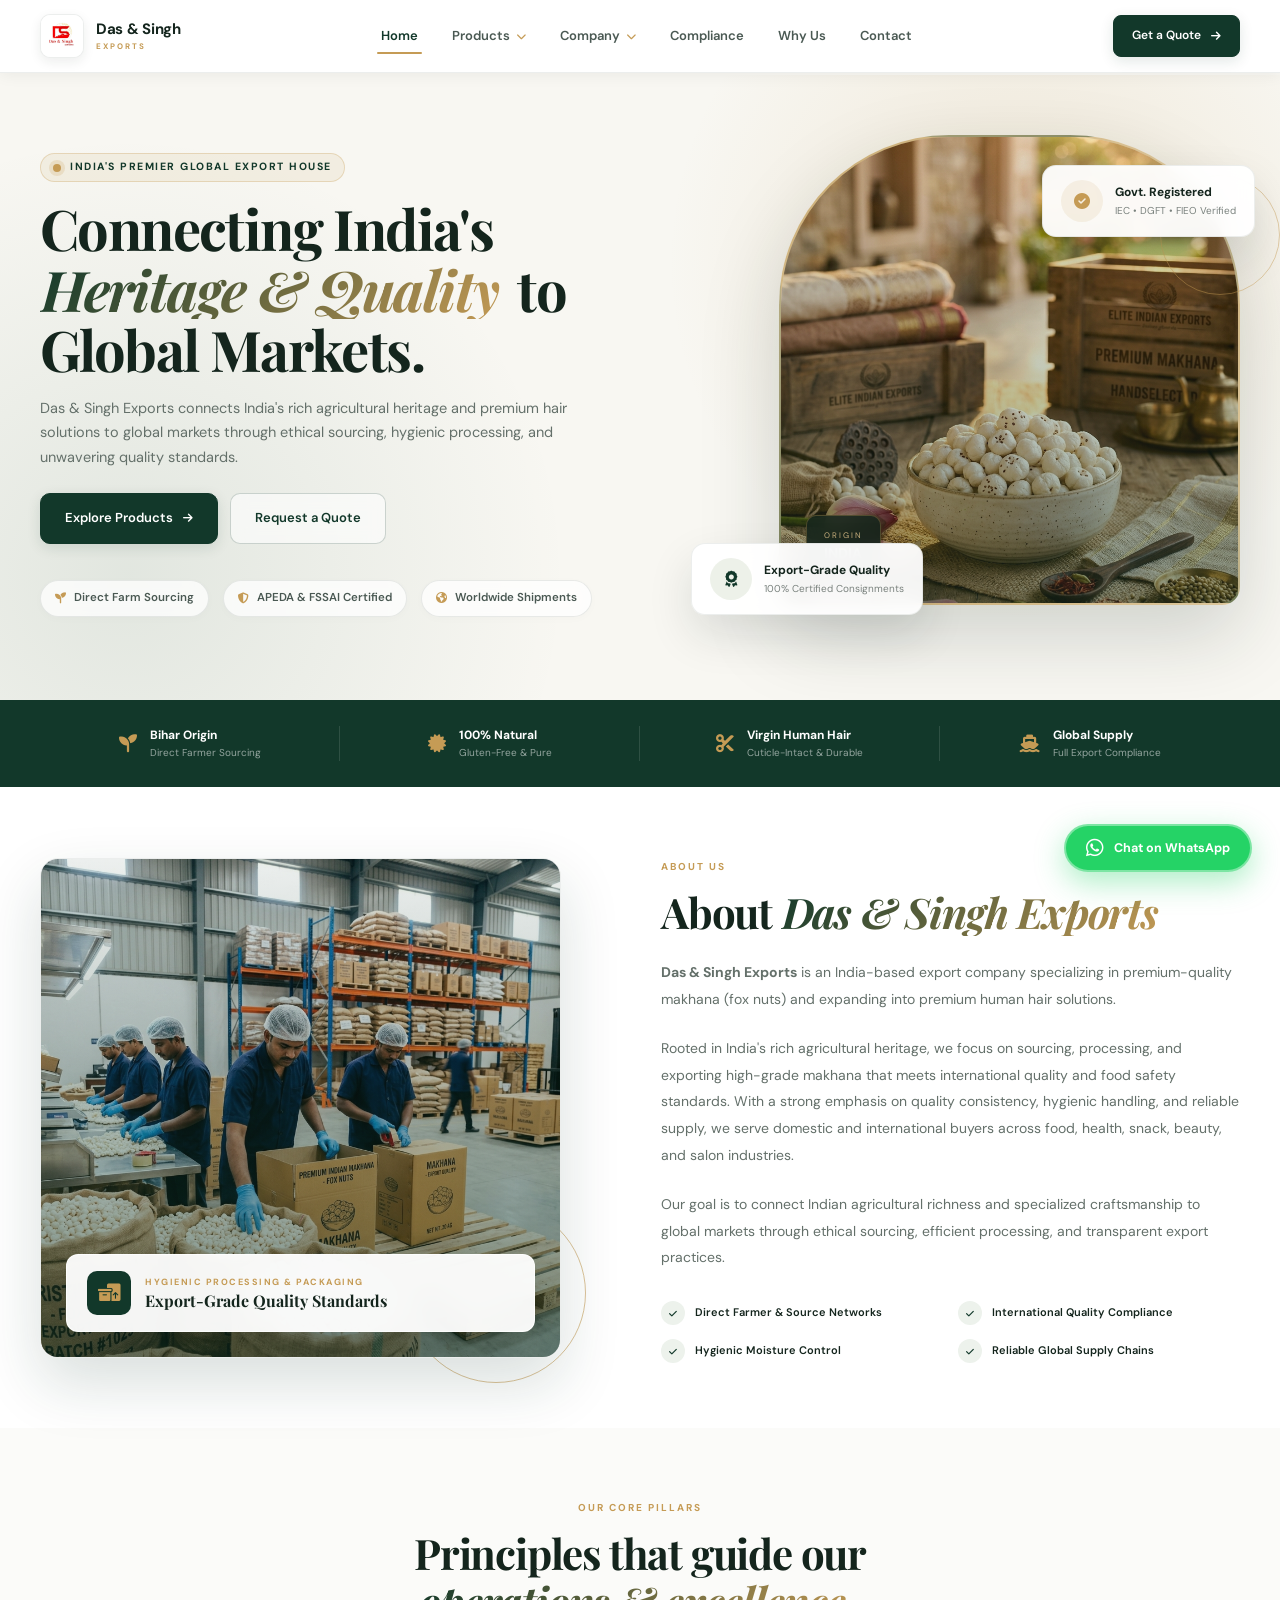
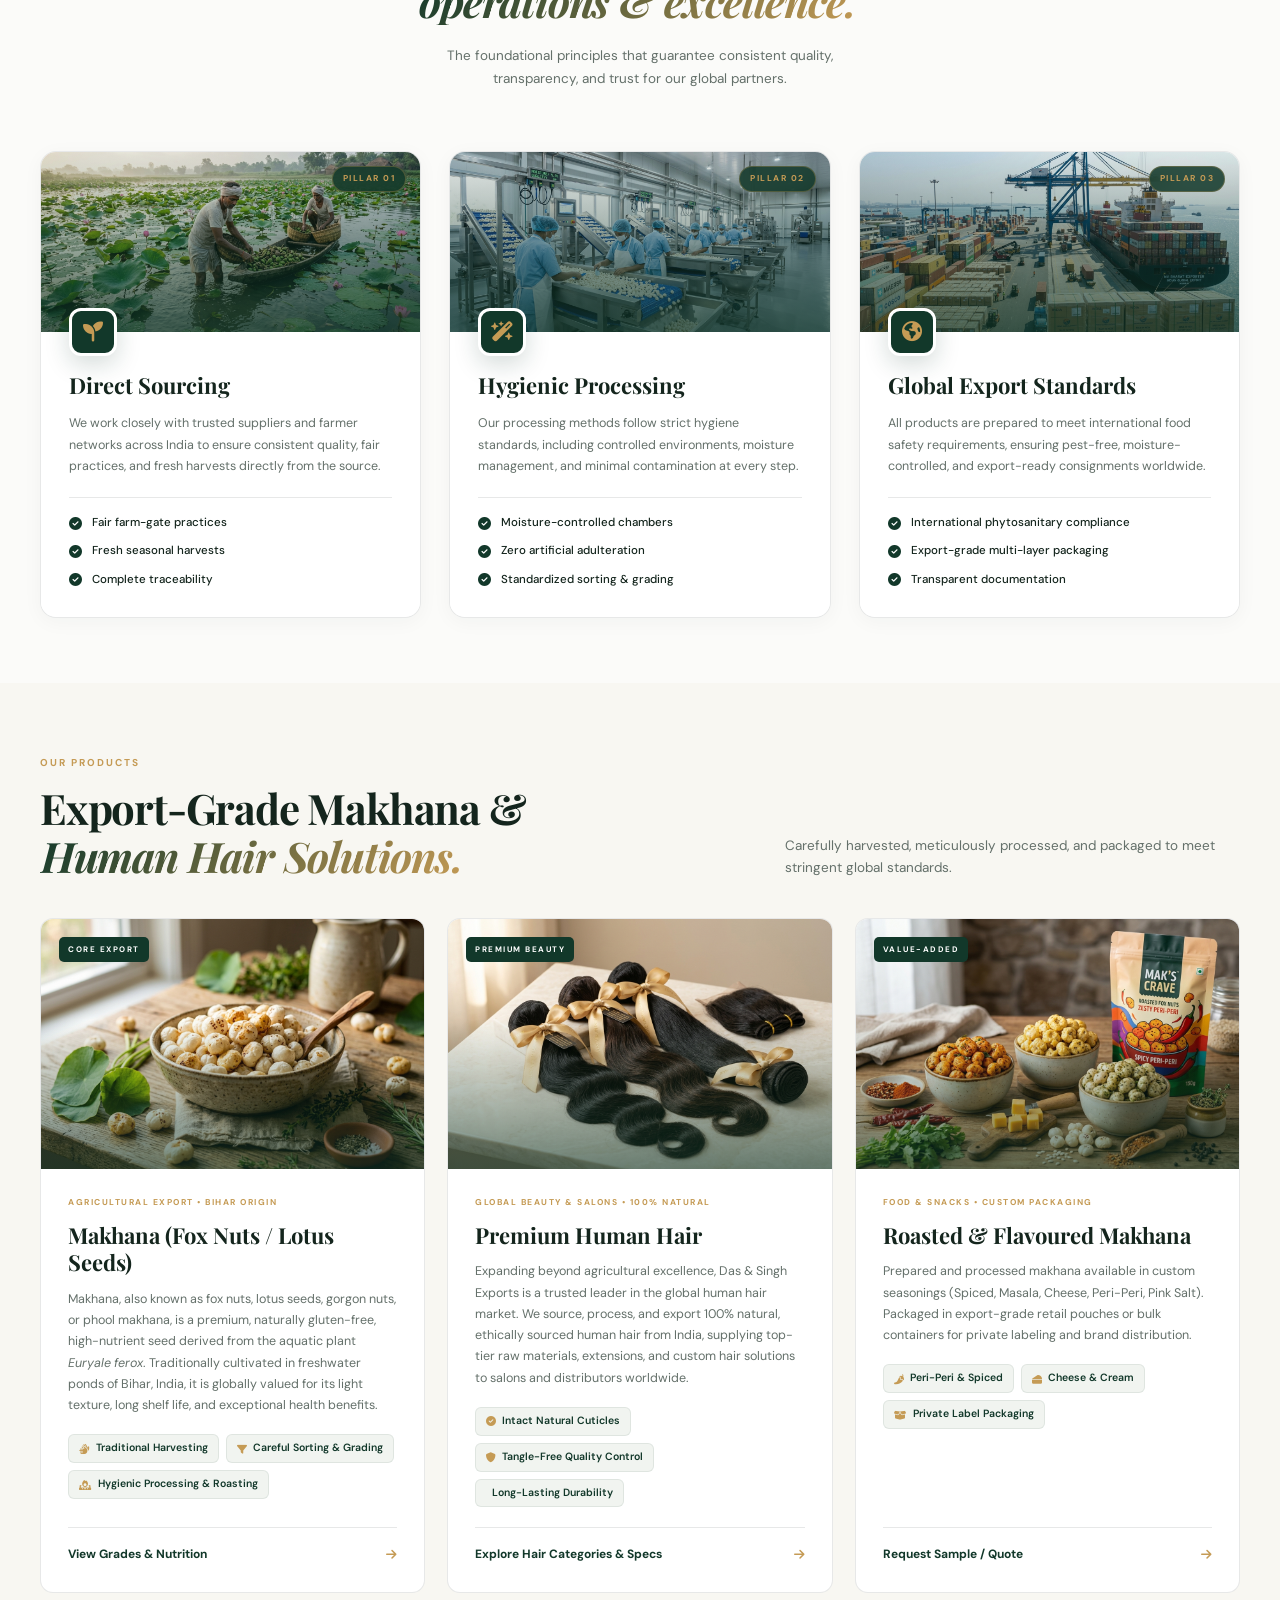
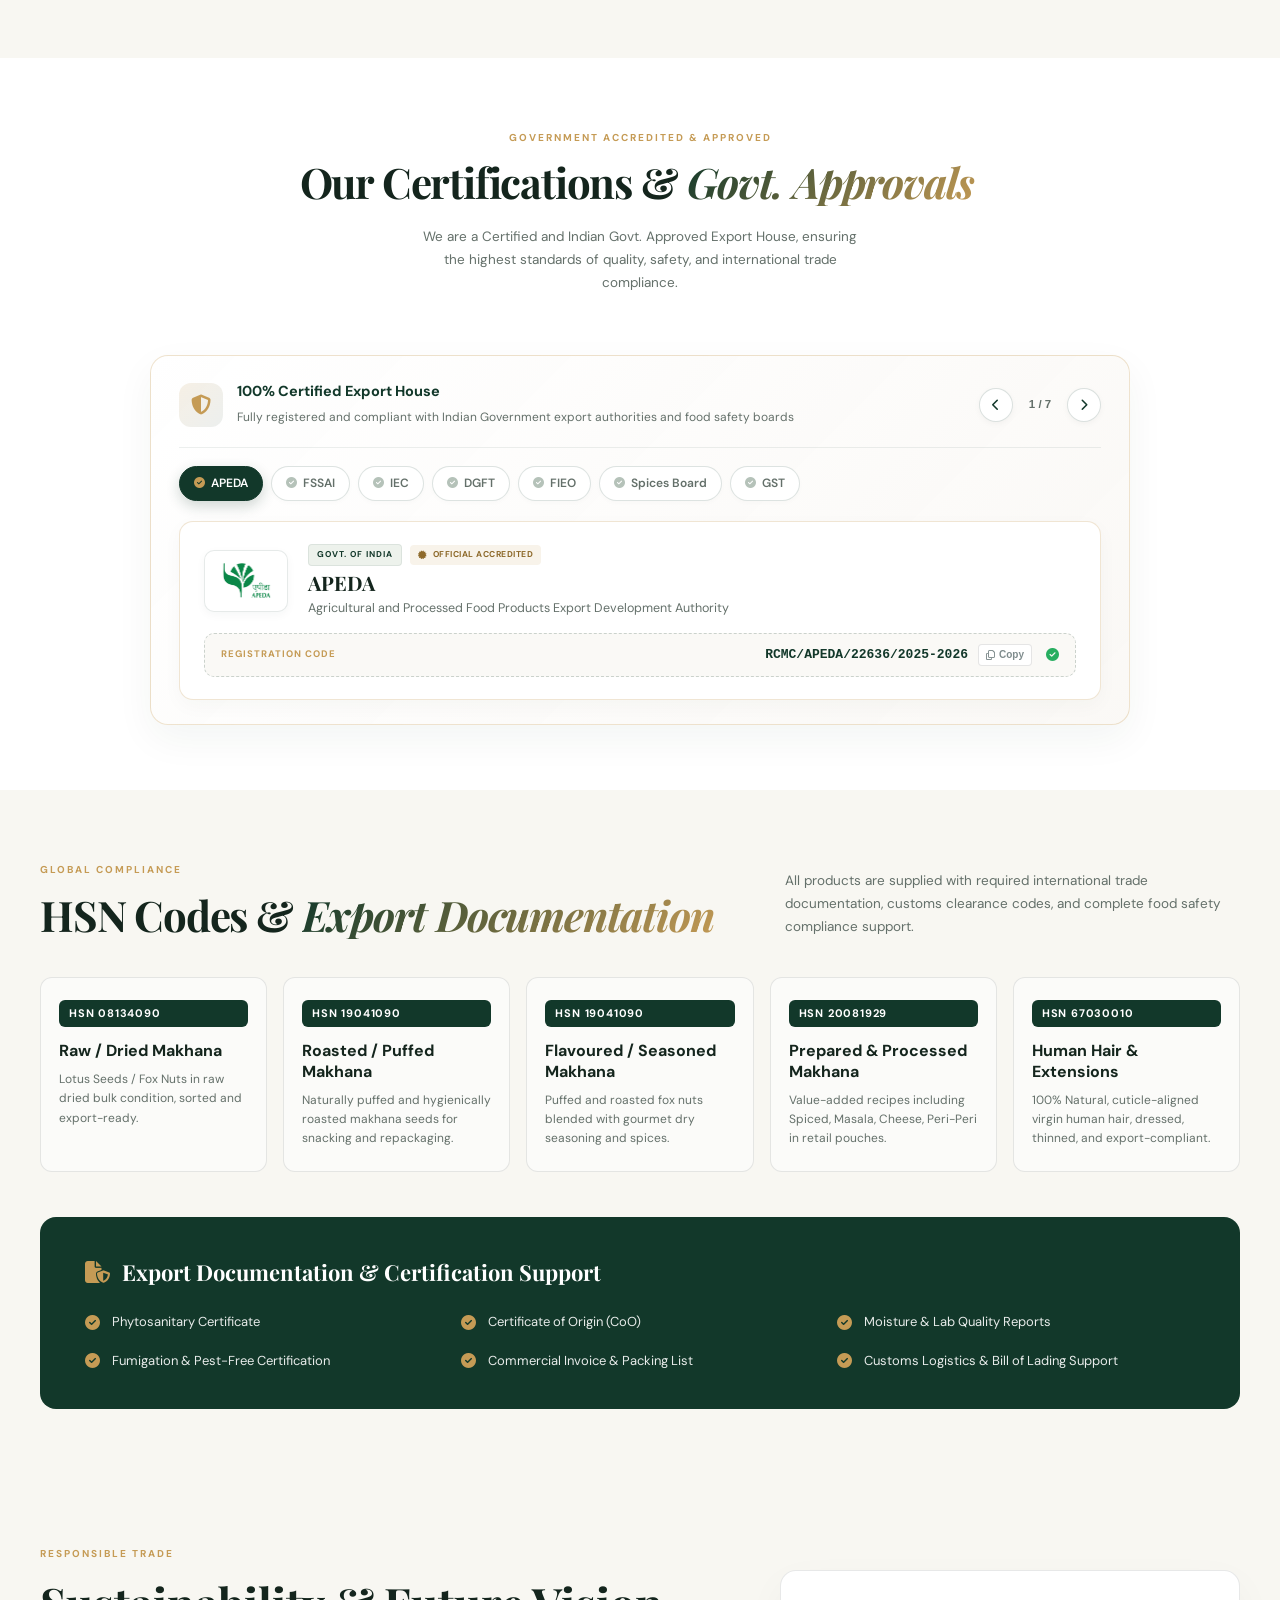
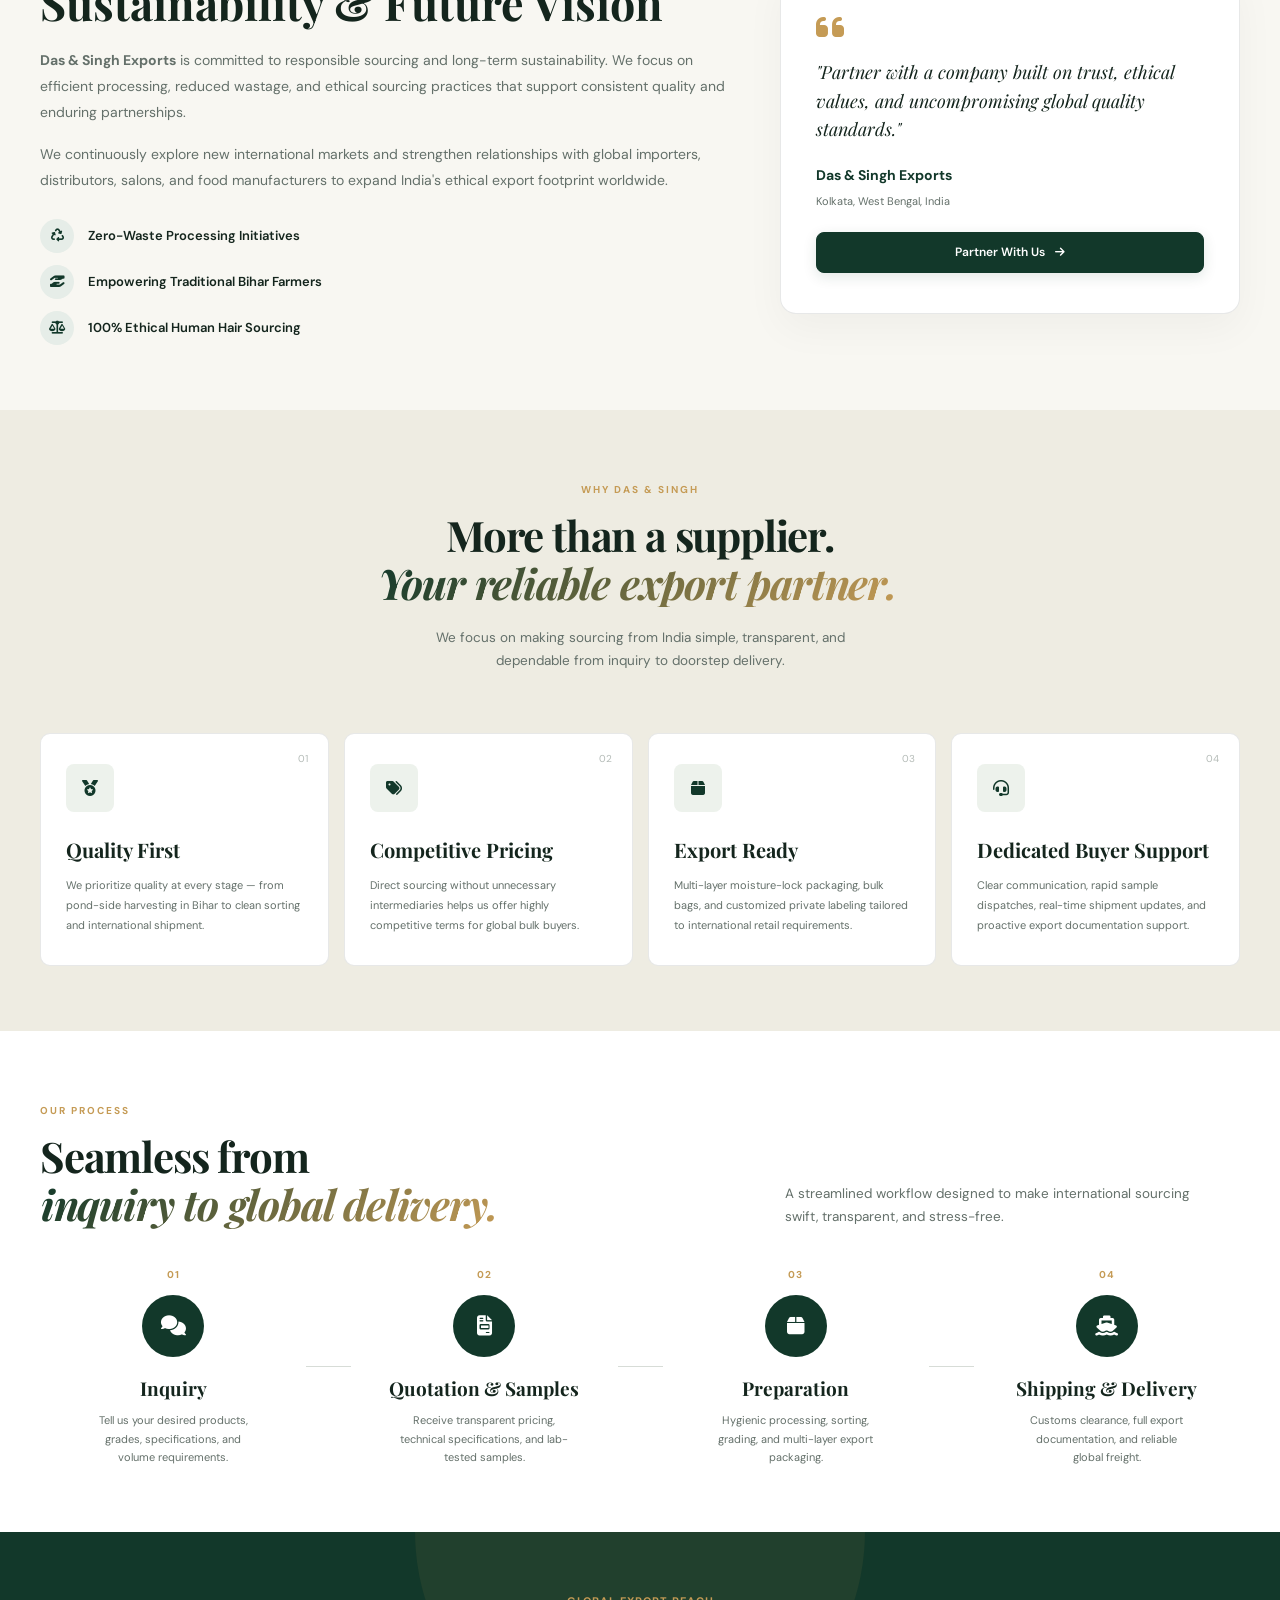
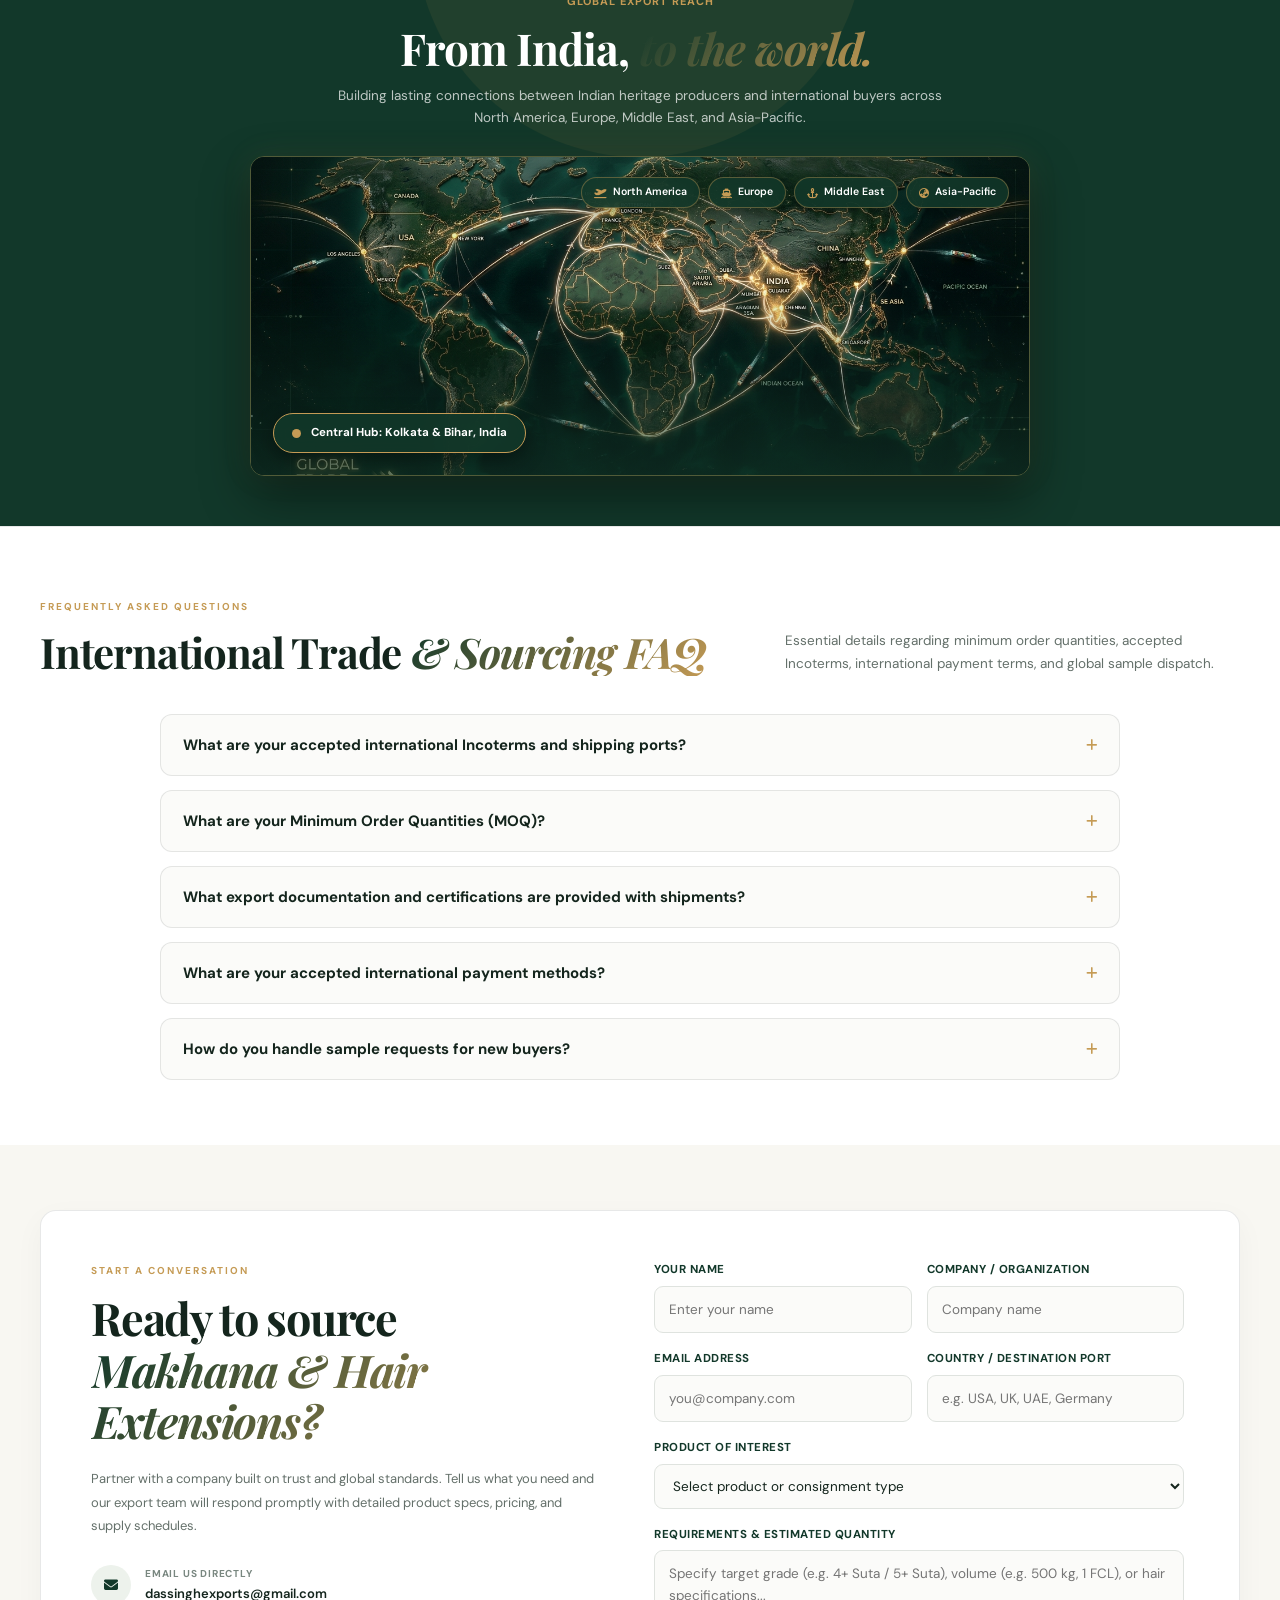
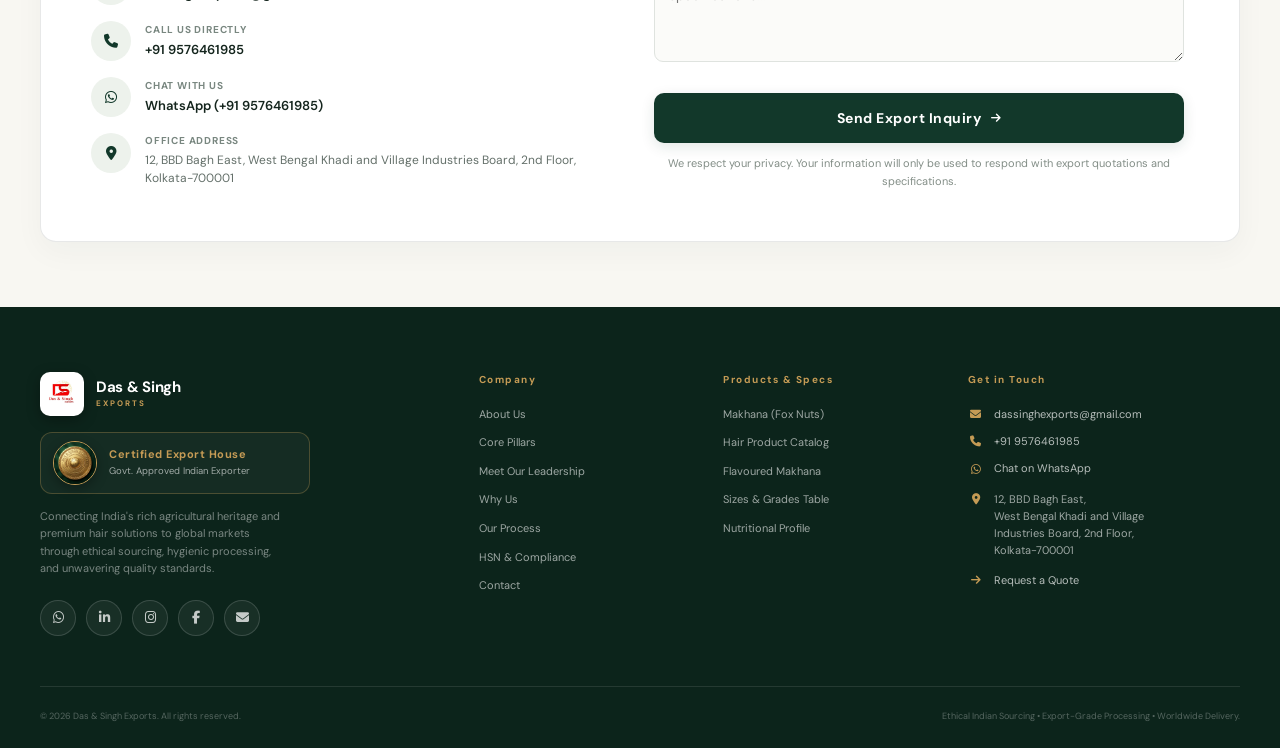
<file: index.html>
<!DOCTYPE html>
<html lang="en">
<head>
    <meta charset="UTF-8">
    <meta name="viewport" content="width=device-width, initial-scale=1.0">

    <meta name="description"
          content="Das & Singh Exports - Connecting India's rich agricultural heritage and premium hair solutions to global markets through ethical sourcing, hygienic processing, and unwavering quality standards.">

    <meta name="keywords"
          content="Das and Singh Exports, Indian exports, Makhana, Fox Nuts, Lotus Seeds, Human Hair Extensions, Hair Exporter India, Phool Makhana, Bihar Makhana Export">

    <meta name="author" content="Das & Singh Exports">

    <title>Das & Singh Exports | Connecting Indian Heritage & Quality to Global Markets</title>

    <!-- Open Graph & Social Sharing -->
    <meta property="og:type" content="website">
    <meta property="og:title" content="Das & Singh Exports | Premium Indian Makhana & Hair Solutions">
    <meta property="og:description" content="Govt. Approved Indian Export House connecting India's rich agricultural heritage and premium hair solutions to global markets.">
    <meta property="og:image" content="images/hero-showcase.jpg">
    <meta name="twitter:card" content="summary_large_image">
    <meta name="twitter:title" content="Das & Singh Exports">
    <meta name="twitter:description" content="Connecting Indian Heritage & Quality to Global Markets. APEDA • FSSAI • IEC • DGFT Certified.">
    <meta name="twitter:image" content="images/hero-showcase.jpg">

    <link rel="preconnect" href="https://fonts.googleapis.com">
    <link rel="preconnect" href="https://fonts.gstatic.com" crossorigin>

    <link href="https://fonts.googleapis.com/css2?family=DM+Sans:wght@400;500;600;700&family=Playfair+Display:wght@500;600;700&display=swap"
          rel="stylesheet">

    <link rel="stylesheet"
          href="https://cdnjs.cloudflare.com/ajax/libs/font-awesome/6.5.2/css/all.min.css">

    <link rel="canonical" href="https://dasandsinghexport.com/">
    <link rel="apple-touch-icon" href="images/logo.png">
    <link rel="icon" type="image/png" href="images/logo.png">

    <link rel="stylesheet" href="style.css">

    <!-- Schema.org Organization Structured Data for SEO -->
    <script type="application/ld+json">
    {
      "@context": "https://schema.org",
      "@type": "Organization",
      "name": "Das & Singh Exports",
      "url": "https://dasandsinghexport.com/",
      "logo": "https://dasandsinghexport.com/images/logo.png",
      "description": "Govt. Approved Indian Export House specializing in premium Phool Makhana (Fox Nuts / Lotus Seeds) and 100% natural Indian Human Hair.",
      "telephone": "+919576461985",
      "email": "dassinghexports@gmail.com",
      "address": {
        "@type": "PostalAddress",
        "streetAddress": "12, BBD Bagh East, West Bengal Khadi and Village Industries Board, 2nd Floor",
        "addressLocality": "Kolkata",
        "postalCode": "700001",
        "addressCountry": "IN"
      },
      "founder": [
        {
          "@type": "Person",
          "name": "Rohan Singh",
          "jobTitle": "Founder"
        },
        {
          "@type": "Person",
          "name": "Sonu Kumar Das",
          "jobTitle": "Co-Founder"
        }
      ],
      "sameAs": [
        "https://www.linkedin.com/in/das-and-singh-exports-758973398/",
        "https://www.instagram.com/dassinghexports",
        "https://www.facebook.com/share/1EhcAVjhFJ/"
      ]
    }
    </script>
</head>

<body>

<!-- ================= FIXED HEADER ================= -->

<header class="site-header" id="siteHeader">


    <!-- NAVBAR -->
    <nav class="navbar" id="navbar">
        <div class="container nav-container">

            <a href="#home" class="logo" title="Back to Top" aria-label="Das &amp; Singh Exports - Back to Top">
                <img src="images/logo.png" alt="Das &amp; Singh Exports Logo" class="logo-img">
                <span class="logo-text">
                    <strong>Das &amp; Singh</strong>
                    <small>EXPORTS</small>
                </span>
            </a>

            <nav class="nav-menu" id="navMenu">
                <a href="#home" class="nav-link active">Home</a>

                <!-- Products Dropdown -->
                <div class="nav-dropdown">
                    <button type="button" class="nav-dropdown-toggle">
                        <span>Products</span>
                        <i class="fa-solid fa-chevron-down"></i>
                    </button>
                    <div class="nav-dropdown-menu">
                        <a href="#products" class="dropdown-item">
                            <i class="fa-solid fa-seedling"></i>
                            <div>
                                <strong>Makhana (Fox Nuts)</strong>
                                <small>Export Grade 4, 5 &amp; 6+ Suta</small>
                            </div>
                        </a>
                        <a href="hair-products.html" class="dropdown-item">
                            <i class="fa-solid fa-wand-magic-sparkles"></i>
                            <div>
                                <strong>Human Hair Catalog</strong>
                                <small>100% Virgin Remy &amp; Extensions</small>
                            </div>
                        </a>
                        <a href="grades-nutrition.html" class="dropdown-item">
                            <i class="fa-solid fa-chart-simple"></i>
                            <div>
                                <strong>Grades &amp; Nutritional Specs</strong>
                                <small>Lab Analysis &amp; Sizing Matrix</small>
                            </div>
                        </a>
                    </div>
                </div>

                <!-- Company Dropdown -->
                <div class="nav-dropdown">
                    <button type="button" class="nav-dropdown-toggle">
                        <span>Company</span>
                        <i class="fa-solid fa-chevron-down"></i>
                    </button>
                    <div class="nav-dropdown-menu">
                        <a href="#about" class="dropdown-item">
                            <i class="fa-solid fa-building"></i>
                            <div>
                                <strong>About Us</strong>
                                <small>Heritage, Quality &amp; Global Trade</small>
                            </div>
                        </a>
                        <a href="leadership.html" class="dropdown-item">
                            <i class="fa-solid fa-user-tie"></i>
                            <div>
                                <strong>Executive Leadership</strong>
                                <small>Meet Our Visionary Founders</small>
                            </div>
                        </a>
                        <a href="#pillars" class="dropdown-item">
                            <i class="fa-solid fa-landmark"></i>
                            <div>
                                <strong>Core Pillars</strong>
                                <small>Quality, Transparency &amp; Reach</small>
                            </div>
                        </a>
                        <a href="#certifications" class="dropdown-item">
                            <i class="fa-solid fa-certificate"></i>
                            <div>
                                <strong>Certifications &amp; Trust</strong>
                                <small>APEDA, FSSAI, IEC, GST Registered</small>
                            </div>
                        </a>
                    </div>
                </div>

                <a href="#compliance" class="nav-link">Compliance</a>
                <a href="#why-us" class="nav-link">Why Us</a>
                <a href="#contact" class="nav-link">Contact</a>

                <a href="#quote" class="mobile-quote">
                    Get a Quote
                </a>
            </nav>

            <a href="#quote" class="btn btn-small desktop-quote">
                <span>Get a Quote</span>
                <i class="fa-solid fa-arrow-right"></i>
            </a>

            <button class="menu-btn" id="menuBtn" aria-label="Open menu">
                <i class="fa-solid fa-bars"></i>
            </button>

        </div>
    </nav>

</header>


<!-- ================= HERO ================= -->

<section class="hero" id="home">

    <div class="hero-bg"></div>

    <div class="container hero-grid">

        <div class="hero-content">

            <div class="eyebrow">
                <span class="pulse"></span>
                <span class="eyebrow-text">INDIA'S PREMIER GLOBAL EXPORT HOUSE</span>
            </div>

            <h1>
                Connecting India's
                <span class="hero-highlight">Heritage &amp; Quality</span>
                to Global Markets.
            </h1>

            <p>
                Das &amp; Singh Exports connects India's rich agricultural heritage and premium hair solutions to global markets through ethical sourcing, hygienic processing, and unwavering quality standards.
            </p>

            <div class="hero-buttons">
                <a href="#products" class="btn">
                    <span>Explore Products</span>
                    <i class="fa-solid fa-arrow-right"></i>
                </a>

                <a href="#quote" class="btn btn-outline">
                    <span>Request a Quote</span>
                </a>
            </div>

            <div class="hero-trust">

                <div class="trust-pill">
                    <i class="fa-solid fa-seedling"></i>
                    <span>Direct Farm Sourcing</span>
                </div>

                <div class="trust-pill">
                    <i class="fa-solid fa-shield-halved"></i>
                    <span>APEDA &amp; FSSAI Certified</span>
                </div>

                <div class="trust-pill">
                    <i class="fa-solid fa-earth-americas"></i>
                    <span>Worldwide Shipments</span>
                </div>

            </div>

        </div>


        <div class="hero-visual">

            <div class="image-card main-image">

                <img src="images/hero-showcase.jpg" alt="Das &amp; Singh Exports - Connecting Indian Heritage &amp; Quality to Global Markets" class="hero-img">
                <div class="hero-img-overlay"></div>

                <div class="image-label">
                    <span>ORIGIN</span>
                    <strong>INDIA</strong>
                </div>

            </div>

            <!-- Floating Badge 1 (Bottom Left) -->
            <div class="floating-card floating-card-primary">

                <div class="floating-icon">
                    <i class="fa-solid fa-award"></i>
                </div>

                <div>
                    <strong>Export-Grade Quality</strong>
                    <span>100% Certified Consignments</span>
                </div>

            </div>

            <!-- Floating Badge 2 (Top Right) -->
            <div class="floating-card floating-card-secondary">

                <div class="floating-icon-gold">
                    <i class="fa-solid fa-circle-check"></i>
                </div>

                <div>
                    <strong>Govt. Registered</strong>
                    <span>IEC • DGFT • FIEO Verified</span>
                </div>

            </div>

            <div class="circle-decoration"></div>

        </div>

    </div>

</section>


<!-- ================= STATS ================= -->

<section class="stats">

    <div class="container stats-grid">

        <div class="stat">
            <i class="fa-solid fa-seedling"></i>
            <div>
                <strong>Bihar Origin</strong>
                <span>Direct Farmer Sourcing</span>
            </div>
        </div>

        <div class="stat">
            <i class="fa-solid fa-certificate"></i>
            <div>
                <strong>100% Natural</strong>
                <span>Gluten-Free &amp; Pure</span>
            </div>
        </div>

        <div class="stat">
            <i class="fa-solid fa-scissors"></i>
            <div>
                <strong>Virgin Human Hair</strong>
                <span>Cuticle-Intact &amp; Durable</span>
            </div>
        </div>

        <div class="stat">
            <i class="fa-solid fa-ship"></i>
            <div>
                <strong>Global Supply</strong>
                <span>Full Export Compliance</span>
            </div>
        </div>

    </div>

</section>


<!-- ================= ABOUT US ================= -->

<section class="section about-section" id="about">

    <div class="container about-grid">

        <div class="about-visual">

            <div class="about-image-card">
                <img src="images/about-export.jpg" alt="Das &amp; Singh Exports Consignment Loading &amp; Processing" class="about-img">
                <div class="about-img-overlay"></div>
                <div class="about-badge-card">
                    <div class="about-badge-icon">
                        <i class="fa-solid fa-boxes-packing"></i>
                    </div>
                    <div>
                        <small>HYGIENIC PROCESSING &amp; PACKAGING</small>
                        <strong>Export-Grade Quality Standards</strong>
                    </div>
                </div>
            </div>

            <div class="about-pattern"></div>

        </div>


        <div class="about-content">

            <span class="section-tag">ABOUT US</span>

            <h2>
                About
                <span>Das &amp; Singh Exports</span>
            </h2>

            <p>
                <strong>Das &amp; Singh Exports</strong> is an India-based export company specializing in premium-quality makhana (fox nuts) and expanding into premium human hair solutions.
            </p>

            <p>
                Rooted in India's rich agricultural heritage, we focus on sourcing, processing, and exporting high-grade makhana that meets international quality and food safety standards. With a strong emphasis on quality consistency, hygienic handling, and reliable supply, we serve domestic and international buyers across food, health, snack, beauty, and salon industries.
            </p>

            <p>
                Our goal is to connect Indian agricultural richness and specialized craftsmanship to global markets through ethical sourcing, efficient processing, and transparent export practices.
            </p>

            <div class="about-points">

                <div>
                    <i class="fa-solid fa-check"></i>
                    <span>Direct Farmer &amp; Source Networks</span>
                </div>

                <div>
                    <i class="fa-solid fa-check"></i>
                    <span>International Quality Compliance</span>
                </div>

                <div>
                    <i class="fa-solid fa-check"></i>
                    <span>Hygienic Moisture Control</span>
                </div>

                <div>
                    <i class="fa-solid fa-check"></i>
                    <span>Reliable Global Supply Chains</span>
                </div>

            </div>

        </div>

    </div>

</section>


<!-- ================= CORE PILLARS ================= -->

<section class="section pillars-section" id="pillars">

    <div class="container">

        <div class="center-heading">

            <span class="section-tag">OUR CORE PILLARS</span>

            <h2>
                Principles that guide our
                <span>operations &amp; excellence.</span>
            </h2>

            <p>
                The foundational principles that guarantee consistent quality, transparency, and trust for our global partners.
            </p>

        </div>


        <div class="pillars-grid">

            <div class="pillar-card">

                <div class="pillar-visual">
                    <img src="images/pillar-sourcing.jpg" alt="Direct Farm-Gate Sourcing in Bihar" class="pillar-img">
                    <div class="pillar-img-overlay"></div>
                    <div class="pillar-badge">PILLAR 01</div>
                    <div class="pillar-icon">
                        <i class="fa-solid fa-seedling"></i>
                    </div>
                </div>

                <div class="pillar-content">
                    <h3>Direct Sourcing</h3>
                    <p>
                        We work closely with trusted suppliers and farmer networks across India to ensure consistent quality, fair practices, and fresh harvests directly from the source.
                    </p>
                    <ul class="pillar-list">
                        <li><i class="fa-solid fa-circle-check"></i> Fair farm-gate practices</li>
                        <li><i class="fa-solid fa-circle-check"></i> Fresh seasonal harvests</li>
                        <li><i class="fa-solid fa-circle-check"></i> Complete traceability</li>
                    </ul>
                </div>

            </div>


            <div class="pillar-card">

                <div class="pillar-visual">
                    <img src="images/pillar-hygiene.jpg" alt="Hygienic Moisture Controlled Processing" class="pillar-img">
                    <div class="pillar-img-overlay"></div>
                    <div class="pillar-badge">PILLAR 02</div>
                    <div class="pillar-icon">
                        <i class="fa-solid fa-wand-magic-sparkles"></i>
                    </div>
                </div>

                <div class="pillar-content">
                    <h3>Hygienic Processing</h3>
                    <p>
                        Our processing methods follow strict hygiene standards, including controlled environments, moisture management, and minimal contamination at every step.
                    </p>
                    <ul class="pillar-list">
                        <li><i class="fa-solid fa-circle-check"></i> Moisture-controlled chambers</li>
                        <li><i class="fa-solid fa-circle-check"></i> Zero artificial adulteration</li>
                        <li><i class="fa-solid fa-circle-check"></i> Standardized sorting &amp; grading</li>
                    </ul>
                </div>

            </div>


            <div class="pillar-card">

                <div class="pillar-visual">
                    <img src="images/pillar-export.jpg" alt="Global Export & Maritime Logistics" class="pillar-img">
                    <div class="pillar-img-overlay"></div>
                    <div class="pillar-badge">PILLAR 03</div>
                    <div class="pillar-icon">
                        <i class="fa-solid fa-earth-americas"></i>
                    </div>
                </div>

                <div class="pillar-content">
                    <h3>Global Export Standards</h3>
                    <p>
                        All products are prepared to meet international food safety requirements, ensuring pest-free, moisture-controlled, and export-ready consignments worldwide.
                    </p>
                    <ul class="pillar-list">
                        <li><i class="fa-solid fa-circle-check"></i> International phytosanitary compliance</li>
                        <li><i class="fa-solid fa-circle-check"></i> Export-grade multi-layer packaging</li>
                        <li><i class="fa-solid fa-circle-check"></i> Transparent documentation</li>
                    </ul>
                </div>

            </div>

        </div>

    </div>

</section>


<!-- ================= PRODUCTS ================= -->

<section class="section products-section" id="products">

    <div class="container">

        <div class="section-heading">

            <div>
                <span class="section-tag">OUR PRODUCTS</span>

                <h2>
                    Export-Grade Makhana &amp;
                    <span>Human Hair Solutions.</span>
                </h2>
            </div>

            <p>
                Carefully harvested, meticulously processed, and packaged to meet stringent global standards.
            </p>

        </div>


        <div class="products-grid">

            <!-- Product 1: Makhana -->

            <article class="product-card featured-product">

                <div class="product-image">
                    <img src="images/makhana-health.jpg" alt="Raw Phool Makhana Lotus Seeds - Das &amp; Singh Exports" class="product-card-img">
                    <div class="product-img-overlay"></div>
                    <span class="product-badge">CORE EXPORT</span>
                </div>

                <div class="product-content">

                    <div class="product-meta-tag">AGRICULTURAL EXPORT • BIHAR ORIGIN</div>

                    <h3>Makhana (Fox Nuts / Lotus Seeds)</h3>

                    <p>
                        Makhana, also known as fox nuts, lotus seeds, gorgon nuts, or phool makhana, is a premium, naturally gluten-free, high-nutrient seed derived from the aquatic plant <em>Euryale ferox</em>. Traditionally cultivated in freshwater ponds of Bihar, India, it is globally valued for its light texture, long shelf life, and exceptional health benefits.
                    </p>

                    <div class="product-process-steps">
                        <span class="step-pill"><i class="fa-solid fa-hands"></i> Traditional Harvesting</span>
                        <span class="step-pill"><i class="fa-solid fa-filter"></i> Careful Sorting &amp; Grading</span>
                        <span class="step-pill"><i class="fa-solid fa-fire-burner"></i> Hygienic Processing &amp; Roasting</span>
                    </div>

                    <a href="grades-nutrition.html" class="product-link">
                        View Grades &amp; Nutrition
                        <i class="fa-solid fa-arrow-right"></i>
                    </a>

                </div>

            </article>


            <!-- Product 2: Human Hair -->

            <article class="product-card featured-product">

                <div class="product-image">
                    <img src="images/premium-human-hair.jpg" alt="100% Natural Virgin Indian Human Hair - Das &amp; Singh Exports" class="product-card-img">
                    <div class="product-img-overlay"></div>
                    <span class="product-badge">PREMIUM BEAUTY</span>
                </div>

                <div class="product-content">

                    <div class="product-meta-tag">GLOBAL BEAUTY &amp; SALONS • 100% NATURAL</div>

                    <h3>Premium Human Hair</h3>

                    <p>
                        Expanding beyond agricultural excellence, Das &amp; Singh Exports is a trusted leader in the global human hair market. We source, process, and export 100% natural, ethically sourced human hair from India, supplying top-tier raw materials, extensions, and custom hair solutions to salons and distributors worldwide.
                    </p>

                    <div class="product-process-steps">
                        <span class="step-pill"><i class="fa-solid fa-circle-check"></i> Intact Natural Cuticles</span>
                        <span class="step-pill"><i class="fa-solid fa-shield"></i> Tangle-Free Quality Control</span>
                        <span class="step-pill"><i class="fa-solid fa-sparkles"></i> Long-Lasting Durability</span>
                    </div>

                    <a href="hair-products.html" class="product-link">
                        Explore Hair Categories &amp; Specs
                        <i class="fa-solid fa-arrow-right"></i>
                    </a>

                </div>

            </article>


            <!-- Product 3: Value-Added / Flavoured Makhana -->

            <article class="product-card">

                <div class="product-image">
                    <img src="images/flavoured-makhana.jpg" alt="Roasted &amp; Flavoured Makhana - Das &amp; Singh Exports" class="product-card-img">
                    <div class="product-img-overlay"></div>
                    <span class="product-badge">VALUE-ADDED</span>
                </div>

                <div class="product-content">

                    <div class="product-meta-tag">FOOD &amp; SNACKS • CUSTOM PACKAGING</div>

                    <h3>Roasted &amp; Flavoured Makhana</h3>

                    <p>
                        Prepared and processed makhana available in custom seasonings (Spiced, Masala, Cheese, Peri-Peri, Pink Salt). Packaged in export-grade retail pouches or bulk containers for private labeling and brand distribution.
                    </p>

                    <div class="product-process-steps">
                        <span class="step-pill"><i class="fa-solid fa-pepper-hot"></i> Peri-Peri &amp; Spiced</span>
                        <span class="step-pill"><i class="fa-solid fa-cheese"></i> Cheese &amp; Cream</span>
                        <span class="step-pill"><i class="fa-solid fa-box-open"></i> Private Label Packaging</span>
                    </div>

                    <a href="#quote" class="product-link">
                        Request Sample / Quote
                        <i class="fa-solid fa-arrow-right"></i>
                    </a>

                </div>

            </article>

        </div>

    </div>

</section>


<!-- ================= CERTIFICATIONS & ACCREDITATIONS ================= -->

<section class="section certifications-section" id="certifications">

    <div class="container">

        <div class="center-heading">

            <span class="section-tag">GOVERNMENT ACCREDITED &amp; APPROVED</span>

            <h2>
                Our Certifications &amp;
                <span>Govt. Approvals</span>
            </h2>

            <p>
                We are a Certified and Indian Govt. Approved Export House, ensuring the highest standards of quality, safety, and international trade compliance.
            </p>

        </div>

        <div class="cert-interactive-hub">

            <!-- Hub Top Banner -->
            <div class="cert-hub-header">
                <div class="cert-trust-left">
                    <div class="cert-shield-icon-wrap">
                        <i class="fa-solid fa-shield-halved"></i>
                    </div>
                    <div>
                        <strong>100% Certified Export House</strong>
                        <span>Fully registered and compliant with Indian Government export authorities and food safety boards</span>
                    </div>
                </div>

                <div class="cert-hub-nav">
                    <button type="button" class="cert-nav-btn cert-nav-prev" id="certPrevBtn" aria-label="Previous Certificate" title="Previous Certificate">
                        <i class="fa-solid fa-chevron-left"></i>
                    </button>
                    <span class="cert-counter" id="certCounter">1 / 7</span>
                    <button type="button" class="cert-nav-btn cert-nav-next" id="certNextBtn" aria-label="Next Certificate" title="Next Certificate">
                        <i class="fa-solid fa-chevron-right"></i>
                    </button>
                </div>
            </div>

            <!-- Interactive Tab Bar with 7 Government Certifications -->
            <div class="cert-tabs-bar" role="tablist" aria-label="Certifications &amp; Govt. Approvals">
                <button type="button" class="cert-tab-btn active" role="tab" aria-selected="true" data-cert-target="apeda">
                    <i class="fa-solid fa-circle-check"></i> APEDA
                </button>
                <button type="button" class="cert-tab-btn" role="tab" aria-selected="false" data-cert-target="fssai">
                    <i class="fa-solid fa-circle-check"></i> FSSAI
                </button>
                <button type="button" class="cert-tab-btn" role="tab" aria-selected="false" data-cert-target="iec">
                    <i class="fa-solid fa-circle-check"></i> IEC
                </button>
                <button type="button" class="cert-tab-btn" role="tab" aria-selected="false" data-cert-target="dgft">
                    <i class="fa-solid fa-circle-check"></i> DGFT
                </button>
                <button type="button" class="cert-tab-btn" role="tab" aria-selected="false" data-cert-target="fieo">
                    <i class="fa-solid fa-circle-check"></i> FIEO
                </button>
                <button type="button" class="cert-tab-btn" role="tab" aria-selected="false" data-cert-target="spices">
                    <i class="fa-solid fa-circle-check"></i> Spices Board
                </button>
                <button type="button" class="cert-tab-btn" role="tab" aria-selected="false" data-cert-target="gst">
                    <i class="fa-solid fa-circle-check"></i> GST
                </button>
            </div>

            <!-- Single Compact Certificate Showcase Display -->
            <div class="cert-display-card">

                <!-- APEDA -->
                <div class="cert-detail-panel active" id="cert-panel-apeda" data-cert-index="0">
                    <div class="cert-detail-main">
                        <div class="cert-logo-mark">
                            <img src="images/logos/apeda.jpg" alt="APEDA Official Logo" class="cert-logo-img">
                        </div>
                        <div class="cert-detail-text">
                            <div class="cert-meta-row">
                                <span class="cert-badge-tag">Govt. of India</span>
                                <span class="cert-status-badge"><i class="fa-solid fa-certificate"></i> Official Accredited</span>
                            </div>
                            <h3>APEDA</h3>
                            <p class="cert-authority">Agricultural and Processed Food Products Export Development Authority</p>
                        </div>
                    </div>
                    <div class="cert-code-container">
                        <span class="cert-code-label">Registration Code</span>
                        <div class="cert-code-value">
                            <span>RCMC/APEDA/22636/2025-2026</span>
                            <span class="cert-copy-hint"><i class="fa-regular fa-copy"></i> Copy</span>
                            <i class="fa-solid fa-circle-check cert-verified-icon" title="Verified"></i>
                        </div>
                    </div>
                </div>

                <!-- FSSAI -->
                <div class="cert-detail-panel" id="cert-panel-fssai" data-cert-index="1">
                    <div class="cert-detail-main">
                        <div class="cert-logo-mark">
                            <img src="images/logos/fssai.png" alt="FSSAI Official Logo" class="cert-logo-img">
                        </div>
                        <div class="cert-detail-text">
                            <div class="cert-meta-row">
                                <span class="cert-badge-tag">Food Safety</span>
                                <span class="cert-status-badge"><i class="fa-solid fa-certificate"></i> Official Accredited</span>
                            </div>
                            <h3>FSSAI</h3>
                            <p class="cert-authority">Food Safety and Standards Authority of India</p>
                        </div>
                    </div>
                    <div class="cert-code-container">
                        <span class="cert-code-label">License No.</span>
                        <div class="cert-code-value">
                            <span>12825999001260</span>
                            <span class="cert-copy-hint"><i class="fa-regular fa-copy"></i> Copy</span>
                            <i class="fa-solid fa-circle-check cert-verified-icon" title="Verified"></i>
                        </div>
                    </div>
                </div>

                <!-- IEC -->
                <div class="cert-detail-panel" id="cert-panel-iec" data-cert-index="2">
                    <div class="cert-detail-main">
                        <div class="cert-logo-mark">
                            <img src="images/logos/iec.png" alt="IEC Import Export Code Official Logo" class="cert-logo-img">
                        </div>
                        <div class="cert-detail-text">
                            <div class="cert-meta-row">
                                <span class="cert-badge-tag">Foreign Trade</span>
                                <span class="cert-status-badge"><i class="fa-solid fa-certificate"></i> Official Accredited</span>
                            </div>
                            <h3>Import Export Code</h3>
                            <p class="cert-authority">Ministry of Commerce &amp; Industry (Directorate of Foreign Trade)</p>
                        </div>
                    </div>
                    <div class="cert-code-container">
                        <span class="cert-code-label">IEC Code</span>
                        <div class="cert-code-value">
                            <span>AAYFD6407A</span>
                            <span class="cert-copy-hint"><i class="fa-regular fa-copy"></i> Copy</span>
                            <i class="fa-solid fa-circle-check cert-verified-icon" title="Verified"></i>
                        </div>
                    </div>
                </div>

                <!-- DGFT -->
                <div class="cert-detail-panel" id="cert-panel-dgft" data-cert-index="3">
                    <div class="cert-detail-main">
                        <div class="cert-logo-mark">
                            <img src="images/logos/dgft.png" alt="DGFT Directorate General of Foreign Trade Official Logo" class="cert-logo-img">
                        </div>
                        <div class="cert-detail-text">
                            <div class="cert-meta-row">
                                <span class="cert-badge-tag">Trade Clearance</span>
                                <span class="cert-status-badge"><i class="fa-solid fa-certificate"></i> Official Accredited</span>
                            </div>
                            <h3>DGFT</h3>
                            <p class="cert-authority">Directorate General of Foreign Trade, Government of India</p>
                        </div>
                    </div>
                    <div class="cert-code-container">
                        <span class="cert-code-label">DGFT Identification</span>
                        <div class="cert-code-value">
                            <span>AAYFD6407A</span>
                            <span class="cert-copy-hint"><i class="fa-regular fa-copy"></i> Copy</span>
                            <i class="fa-solid fa-circle-check cert-verified-icon" title="Verified"></i>
                        </div>
                    </div>
                </div>

                <!-- FIEO -->
                <div class="cert-detail-panel" id="cert-panel-fieo" data-cert-index="4">
                    <div class="cert-detail-main">
                        <div class="cert-logo-mark">
                            <img src="images/logos/fieo.png" alt="FIEO Federation of Indian Export Organisations Official Logo" class="cert-logo-img">
                        </div>
                        <div class="cert-detail-text">
                            <div class="cert-meta-row">
                                <span class="cert-badge-tag">Export Body</span>
                                <span class="cert-status-badge"><i class="fa-solid fa-certificate"></i> Official Accredited</span>
                            </div>
                            <h3>FIEO</h3>
                            <p class="cert-authority">Federation of Indian Export Organisations (Set up by Ministry of Commerce)</p>
                        </div>
                    </div>
                    <div class="cert-code-container">
                        <span class="cert-code-label">Membership Status</span>
                        <div class="cert-code-value">
                            <span>Recognized Export Partner</span>
                            <span class="cert-copy-hint"><i class="fa-regular fa-copy"></i> Copy</span>
                            <i class="fa-solid fa-circle-check cert-verified-icon" title="Verified"></i>
                        </div>
                    </div>
                </div>

                <!-- Spices Board India -->
                <div class="cert-detail-panel" id="cert-panel-spices" data-cert-index="5">
                    <div class="cert-detail-main">
                        <div class="cert-logo-mark">
                            <img src="images/logos/spices-board.png" alt="Spices Board India Official Logo" class="cert-logo-img">
                        </div>
                        <div class="cert-detail-text">
                            <div class="cert-meta-row">
                                <span class="cert-badge-tag">Commodity Board</span>
                                <span class="cert-status-badge"><i class="fa-solid fa-certificate"></i> Official Accredited</span>
                            </div>
                            <h3>Spices Board India</h3>
                            <p class="cert-authority">Ministry of Commerce &amp; Industry, Government of India</p>
                        </div>
                    </div>
                    <div class="cert-code-container">
                        <span class="cert-code-label">Standard Compliance</span>
                        <div class="cert-code-value">
                            <span>Quality &amp; Export Verified</span>
                            <span class="cert-copy-hint"><i class="fa-regular fa-copy"></i> Copy</span>
                            <i class="fa-solid fa-circle-check cert-verified-icon" title="Verified"></i>
                        </div>
                    </div>
                </div>

                <!-- GST Registration -->
                <div class="cert-detail-panel" id="cert-panel-gst" data-cert-index="6">
                    <div class="cert-detail-main">
                        <div class="cert-logo-mark">
                            <img src="images/logos/gst.png" alt="GST India Official Logo" class="cert-logo-img">
                        </div>
                        <div class="cert-detail-text">
                            <div class="cert-meta-row">
                                <span class="cert-badge-tag">Tax Compliance</span>
                                <span class="cert-status-badge"><i class="fa-solid fa-certificate"></i> Official Accredited</span>
                            </div>
                            <h3>GST Registration</h3>
                            <p class="cert-authority">Goods and Services Tax, Department of Revenue, Govt. of India</p>
                        </div>
                    </div>
                    <div class="cert-code-container">
                        <span class="cert-code-label">GST No. / GSTIN</span>
                        <div class="cert-code-value">
                            <span>19AAYFD6407A1ZB</span>
                            <span class="cert-copy-hint"><i class="fa-regular fa-copy"></i> Copy</span>
                            <i class="fa-solid fa-circle-check cert-verified-icon" title="Verified"></i>
                        </div>
                    </div>
                </div>

            </div>

        </div>

    </div>

</section>


<!-- ================= COMPLIANCE & HSN ================= -->

<section class="section compliance-section" id="compliance">

    <div class="container">

        <div class="section-heading">

            <div>
                <span class="section-tag">GLOBAL COMPLIANCE</span>

                <h2>
                    HSN Codes &amp;
                    <span>Export Documentation</span>
                </h2>
            </div>

            <p>
                All products are supplied with required international trade documentation, customs clearance codes, and complete food safety compliance support.
            </p>

        </div>


        <div class="hsn-grid">

            <div class="hsn-card">
                <div class="hsn-badge">HSN 08134090</div>
                <h3>Raw / Dried Makhana</h3>
                <p>Lotus Seeds / Fox Nuts in raw dried bulk condition, sorted and export-ready.</p>
            </div>

            <div class="hsn-card">
                <div class="hsn-badge">HSN 19041090</div>
                <h3>Roasted / Puffed Makhana</h3>
                <p>Naturally puffed and hygienically roasted makhana seeds for snacking and repackaging.</p>
            </div>

            <div class="hsn-card">
                <div class="hsn-badge">HSN 19041090</div>
                <h3>Flavoured / Seasoned Makhana</h3>
                <p>Puffed and roasted fox nuts blended with gourmet dry seasoning and spices.</p>
            </div>

            <div class="hsn-card">
                <div class="hsn-badge">HSN 20081929</div>
                <h3>Prepared &amp; Processed Makhana</h3>
                <p>Value-added recipes including Spiced, Masala, Cheese, Peri-Peri in retail pouches.</p>
            </div>

            <div class="hsn-card">
                <div class="hsn-badge">HSN 67030010</div>
                <h3>Human Hair &amp; Extensions</h3>
                <p>100% Natural, cuticle-aligned virgin human hair, dressed, thinned, and export-compliant.</p>
            </div>

        </div>


        <div class="export-docs-box">

            <h3><i class="fa-solid fa-file-shield"></i> Export Documentation &amp; Certification Support</h3>

            <div class="docs-list">

                <div class="doc-item">
                    <i class="fa-solid fa-circle-check"></i>
                    <span>Phytosanitary Certificate</span>
                </div>

                <div class="doc-item">
                    <i class="fa-solid fa-circle-check"></i>
                    <span>Certificate of Origin (CoO)</span>
                </div>

                <div class="doc-item">
                    <i class="fa-solid fa-circle-check"></i>
                    <span>Moisture &amp; Lab Quality Reports</span>
                </div>

                <div class="doc-item">
                    <i class="fa-solid fa-circle-check"></i>
                    <span>Fumigation &amp; Pest-Free Certification</span>
                </div>

                <div class="doc-item">
                    <i class="fa-solid fa-circle-check"></i>
                    <span>Commercial Invoice &amp; Packing List</span>
                </div>

                <div class="doc-item">
                    <i class="fa-solid fa-circle-check"></i>
                    <span>Customs Logistics &amp; Bill of Lading Support</span>
                </div>

            </div>

        </div>

    </div>

</section>


<!-- ================= SUSTAINABILITY & VISION ================= -->

<section class="section sustainability-section">

    <div class="container">

        <div class="sustainability-box">

            <div class="sustainability-content">

                <span class="section-tag">RESPONSIBLE TRADE</span>

                <h2>
                    Sustainability &amp;
                    <span>Future Vision</span>
                </h2>

                <p>
                    <strong>Das &amp; Singh Exports</strong> is committed to responsible sourcing and long-term sustainability. We focus on efficient processing, reduced wastage, and ethical sourcing practices that support consistent quality and enduring partnerships.
                </p>

                <p>
                    We continuously explore new international markets and strengthen relationships with global importers, distributors, salons, and food manufacturers to expand India's ethical export footprint worldwide.
                </p>

                <div class="sustainability-highlights">

                    <div>
                        <i class="fa-solid fa-recycle"></i>
                        <span>Zero-Waste Processing Initiatives</span>
                    </div>

                    <div>
                        <i class="fa-solid fa-hand-holding-hand"></i>
                        <span>Empowering Traditional Bihar Farmers</span>
                    </div>

                    <div>
                        <i class="fa-solid fa-scale-balanced"></i>
                        <span>100% Ethical Human Hair Sourcing</span>
                    </div>

                </div>

            </div>

            <div class="sustainability-quote-card">

                <div class="quote-icon"><i class="fa-solid fa-quote-left"></i></div>

                <blockquote>
                    "Partner with a company built on trust, ethical values, and uncompromising global quality standards."
                </blockquote>

                <div class="quote-author">
                    <strong>Das &amp; Singh Exports</strong>
                    <small>Kolkata, West Bengal, India</small>
                </div>

                <a href="#quote" class="btn btn-small" style="margin-top: 20px; width: 100%;">
                    Partner With Us
                    <i class="fa-solid fa-arrow-right"></i>
                </a>

            </div>

        </div>

    </div>

</section>


<!-- ================= WHY US ================= -->

<section class="section why-section" id="why-us">

    <div class="container">

        <div class="center-heading">

            <span class="section-tag">WHY DAS &amp; SINGH</span>

            <h2>
                More than a supplier.
                <span>Your reliable export partner.</span>
            </h2>

            <p>
                We focus on making sourcing from India simple, transparent, and dependable from inquiry to doorstep delivery.
            </p>

        </div>


        <div class="features-grid">

            <div class="feature-card">

                <div class="feature-number">01</div>

                <div class="feature-icon">
                    <i class="fa-solid fa-medal"></i>
                </div>

                <h3>Quality First</h3>

                <p>
                    We prioritize quality at every stage — from pond-side harvesting in Bihar to clean sorting and international shipment.
                </p>

            </div>


            <div class="feature-card">

                <div class="feature-number">02</div>

                <div class="feature-icon">
                    <i class="fa-solid fa-tags"></i>
                </div>

                <h3>Competitive Pricing</h3>

                <p>
                    Direct sourcing without unnecessary intermediaries helps us offer highly competitive terms for global bulk buyers.
                </p>

            </div>


            <div class="feature-card">

                <div class="feature-number">03</div>

                <div class="feature-icon">
                    <i class="fa-solid fa-box"></i>
                </div>

                <h3>Export Ready</h3>

                <p>
                    Multi-layer moisture-lock packaging, bulk bags, and customized private labeling tailored to international retail requirements.
                </p>

            </div>


            <div class="feature-card">

                <div class="feature-number">04</div>

                <div class="feature-icon">
                    <i class="fa-solid fa-headset"></i>
                </div>

                <h3>Dedicated Buyer Support</h3>

                <p>
                    Clear communication, rapid sample dispatches, real-time shipment updates, and proactive export documentation support.
                </p>

            </div>

        </div>

    </div>

</section>


<!-- ================= PROCESS ================= -->

<section class="section process-section" id="process">

    <div class="container">

        <div class="section-heading">

            <div>
                <span class="section-tag">OUR PROCESS</span>

                <h2>
                    Seamless from
                    <span>inquiry to global delivery.</span>
                </h2>
            </div>

            <p>
                A streamlined workflow designed to make international sourcing swift, transparent, and stress-free.
            </p>

        </div>


        <div class="process-grid">

            <div class="process-step">
                <span class="process-num">01</span>
                <i class="fa-solid fa-comments"></i>
                <div class="process-step-content">
                    <h3>Inquiry</h3>
                    <p>Tell us your desired products, grades, specifications, and volume requirements.</p>
                </div>
            </div>

            <div class="process-line"></div>

            <div class="process-step">
                <span class="process-num">02</span>
                <i class="fa-solid fa-file-invoice"></i>
                <div class="process-step-content">
                    <h3>Quotation &amp; Samples</h3>
                    <p>Receive transparent pricing, technical specifications, and lab-tested samples.</p>
                </div>
            </div>

            <div class="process-line"></div>

            <div class="process-step">
                <span class="process-num">03</span>
                <i class="fa-solid fa-box"></i>
                <div class="process-step-content">
                    <h3>Preparation</h3>
                    <p>Hygienic processing, sorting, grading, and multi-layer export packaging.</p>
                </div>
            </div>

            <div class="process-line"></div>

            <div class="process-step">
                <span class="process-num">04</span>
                <i class="fa-solid fa-ship"></i>
                <div class="process-step-content">
                    <h3>Shipping &amp; Delivery</h3>
                    <p>Customs clearance, full export documentation, and reliable global freight.</p>
                </div>
            </div>

        </div>

    </div>

</section>


<!-- ================= GLOBAL CTA ================= -->

<section class="global-section">

    <div class="global-glow"></div>

    <div class="container global-content">

        <span class="section-tag">GLOBAL EXPORT REACH</span>

        <h2>
            From India,
            <span>to the world.</span>
        </h2>

        <p>
            Building lasting connections between Indian heritage producers and international buyers across North America, Europe, Middle East, and Asia-Pacific.
        </p>

        <div class="world-map global-map-card">

            <img src="images/global-export-reach.jpg" alt="Das & Singh Exports Global Trade Network and Export Corridors from India" class="global-map-img">

            <div class="global-map-overlay"></div>

            <div class="global-region-pills">
                <span class="region-pill"><i class="fa-solid fa-plane-departure"></i> North America</span>
                <span class="region-pill"><i class="fa-solid fa-ship"></i> Europe</span>
                <span class="region-pill"><i class="fa-solid fa-anchor"></i> Middle East</span>
                <span class="region-pill"><i class="fa-solid fa-earth-asia"></i> Asia-Pacific</span>
            </div>

            <div class="global-origin-badge">
                <span class="origin-pulse"></span>
                <strong>Central Hub: Kolkata &amp; Bihar, India</strong>
            </div>

        </div>

    </div>

</section>


<!-- ================= FAQ SECTION ================= -->

<section class="section faq-section" id="faq">

    <div class="container">

        <div class="section-heading">

            <div>
                <span class="section-tag">FREQUENTLY ASKED QUESTIONS</span>

                <h2>
                    International Trade
                    <span>&amp; Sourcing FAQ</span>
                </h2>
            </div>

            <p>
                Essential details regarding minimum order quantities, accepted Incoterms, international payment terms, and global sample dispatch.
            </p>

        </div>


        <div class="faq-accordion-grid">

            <div class="faq-item">
                <button type="button" class="faq-question">
                    <span>What are your accepted international Incoterms and shipping ports?</span>
                    <i class="fa-solid fa-plus"></i>
                </button>
                <div class="faq-answer">
                    <p>We routinely supply goods under <strong>FOB Kolkata (Netaji Subhash Dock / Haldia Port)</strong>, <strong>CIF / CFR</strong> to major global sea ports (e.g. Port of New York / LA, Rotterdam, Hamburg, Jebel Ali Dubai, London Gateway, Singapore), and <strong>CPT / CIP Air Cargo</strong> via Kolkata (CCU) / Delhi (DEL) International Airports.</p>
                </div>
            </div>

            <div class="faq-item">
                <button type="button" class="faq-question">
                    <span>What are your Minimum Order Quantities (MOQ)?</span>
                    <i class="fa-solid fa-plus"></i>
                </button>
                <div class="faq-answer">
                    <p>For <strong>Phool Makhana (Fox Nuts)</strong>, standard commercial MOQ is <strong>500 KG (LCL / Trial)</strong> or <strong>1x20' FCL (~4.5 MT) / 1x40'HQ FCL (~10 MT)</strong> for maximum container freight efficiency. For <strong>Human Hair Extensions</strong>, MOQ starts from <strong>10 KG</strong> for trial consignments.</p>
                </div>
            </div>

            <div class="faq-item">
                <button type="button" class="faq-question">
                    <span>What export documentation and certifications are provided with shipments?</span>
                    <i class="fa-solid fa-plus"></i>
                </button>
                <div class="faq-answer">
                    <p>Every commercial consignment includes: <strong>Phytosanitary Certificate</strong>, <strong>Certificate of Origin (CoO)</strong>, <strong>FSSAI / APEDA Quality Inspection Report</strong>, <strong>Laboratory Moisture Analysis (&lt;5%)</strong>, <strong>Fumigation Certificate</strong>, <strong>Commercial Invoice</strong>, <strong>Detailed Packing List</strong>, and <strong>Clean Bill of Lading</strong>.</p>
                </div>
            </div>

            <div class="faq-item">
                <button type="button" class="faq-question">
                    <span>What are your accepted international payment methods?</span>
                    <i class="fa-solid fa-plus"></i>
                </button>
                <div class="faq-answer">
                    <p>We work with <strong>Irrevocable Letter of Credit (L/C at sight)</strong> from prime international banks, and <strong>Telegraphic Transfer (T/T Advance / Balance against BL scan)</strong>. Terms can be structured based on contract volume and buyer relationship.</p>
                </div>
            </div>

            <div class="faq-item">
                <button type="button" class="faq-question">
                    <span>How do you handle sample requests for new buyers?</span>
                    <i class="fa-solid fa-plus"></i>
                </button>
                <div class="faq-answer">
                    <p>We dispatch sealed product evaluation samples (graded Makhana batches or raw/processed hair bundles) via <strong>DHL / FedEx Express</strong> within 48 hours of request. Contact us with your company profile and shipping account details to initiate dispatch.</p>
                </div>
            </div>

        </div>

    </div>

</section>


<!-- ================= CONTACT & RFQ SECTION ================= -->

<section class="section quote-section" id="contact">
    <div id="quote" style="position: absolute; top: -80px;"></div>

    <div class="container">

        <div class="quote-box">

            <div class="quote-content">

                <span class="section-tag">START A CONVERSATION</span>

                <h2>
                    Ready to source
                    <span>Makhana &amp; Hair Extensions?</span>
                </h2>

                <p>
                    Partner with a company built on trust and global standards. Tell us what you need and our export team will respond promptly with detailed product specs, pricing, and supply schedules.
                </p>

                <div class="quote-contact">

                    <a href="mailto:dassinghexports@gmail.com" class="quote-contact-item">
                        <i class="fa-solid fa-envelope"></i>
                        <div class="contact-details">
                            <small>Email us directly</small>
                            <strong>dassinghexports@gmail.com</strong>
                        </div>
                    </a>

                    <a href="tel:+919576461985" class="quote-contact-item">
                        <i class="fa-solid fa-phone"></i>
                        <div class="contact-details">
                            <small>Call us directly</small>
                            <strong>+91 9576461985</strong>
                        </div>
                    </a>

                    <a href="https://wa.me/919576461985?text=Hello%20Das%20%26%20Singh%20Exports%2C%20I%20am%20interested%20in%20an%20export%20inquiry." target="_blank" rel="noopener noreferrer" class="quote-contact-item">
                        <i class="fa-brands fa-whatsapp"></i>
                        <div class="contact-details">
                            <small>Chat with us</small>
                            <strong>WhatsApp (+91 9576461985)</strong>
                        </div>
                    </a>

                    <div class="quote-contact-item address-item">
                        <i class="fa-solid fa-location-dot"></i>
                        <div class="contact-details">
                            <small>Office Address</small>
                            <span>12, BBD Bagh East, West Bengal Khadi and Village Industries Board, 2nd Floor, Kolkata-700001</span>
                        </div>
                    </div>

                </div>

            </div>


            <form class="quote-form" id="quoteForm">

                <div class="form-row">

                    <div class="form-group">
                        <label for="quoteName">Your Name</label>
                        <input
                            type="text"
                            id="quoteName"
                            name="name"
                            autocomplete="name"
                            placeholder="Enter your name"
                            required>
                    </div>

                    <div class="form-group">
                        <label for="quoteCompany">Company / Organization</label>
                        <input
                            type="text"
                            id="quoteCompany"
                            name="company"
                            autocomplete="organization"
                            placeholder="Company name"
                            required>
                    </div>

                </div>


                <div class="form-row">

                    <div class="form-group">
                        <label for="quoteEmail">Email Address</label>
                        <input
                            type="email"
                            id="quoteEmail"
                            name="email"
                            autocomplete="email"
                            placeholder="you@company.com"
                            required>
                    </div>

                    <div class="form-group">
                        <label for="quoteCountry">Country / Destination Port</label>
                        <input
                            type="text"
                            id="quoteCountry"
                            name="country"
                            autocomplete="country-name"
                            placeholder="e.g. USA, UK, UAE, Germany"
                            required>
                    </div>

                </div>


                <div class="form-group">

                    <label for="quoteProduct">Product of Interest</label>

                    <select name="product" id="quoteProduct" required>

                        <option value="">
                            Select product or consignment type
                        </option>

                        <option value="makhana-raw">Fox Nuts / Makhana (Raw Dried - All Grades)</option>
                        <option value="makhana-roasted">Roasted / Puffed Makhana</option>
                        <option value="makhana-flavoured">Flavoured &amp; Seasoned Makhana (Peri-Peri, Cheese, Spiced)</option>
                        <option value="human-hair">Premium Human Hair &amp; Extensions (100% Natural)</option>
                        <option value="custom-bulk">Bulk Export / Custom Private Labeling</option>
                        <option value="other">Other Inquiry</option>

                    </select>

                </div>


                <div class="form-group">

                    <label for="quoteMessage">Requirements &amp; Estimated Quantity</label>

                    <textarea
                        name="message"
                        id="quoteMessage"
                        rows="4"
                        placeholder="Specify target grade (e.g. 4+ Suta / 5+ Suta), volume (e.g. 500 kg, 1 FCL), or hair specifications..."
                        required></textarea>

                </div>


                <button type="submit" class="btn form-btn">

                    <span>Send Export Inquiry</span>

                    <i class="fa-solid fa-arrow-right"></i>

                </button>

                <p class="form-note">
                    We respect your privacy. Your information will only be used to respond with export quotations and specifications.
                </p>

            </form>

        </div>

    </div>

</section>


<!-- ================= FOOTER ================= -->

<footer class="footer">

    <div class="container">

        <div class="footer-main">

            <div class="footer-brand">

                <a href="#home" class="logo footer-logo" title="Back to Top" aria-label="Das &amp; Singh Exports - Back to Top">

                    <img src="images/logo.png" alt="Das &amp; Singh Exports Logo" class="logo-img footer-logo-img">

                    <span class="logo-text">
                        <strong>Das &amp; Singh</strong>
                        <small>EXPORTS</small>
                    </span>

                </a>

                <div class="footer-seal-card">
                    <img src="images/footer-seal.jpg" alt="Das & Singh Exports Certified Global Export House India Seal" class="footer-seal-img">
                    <div class="footer-seal-text">
                        <strong>Certified Export House</strong>
                        <span>Govt. Approved Indian Exporter</span>
                    </div>
                </div>

                <p>
                    Connecting India's rich agricultural heritage and premium hair solutions to global markets through ethical sourcing, hygienic processing, and unwavering quality standards.
                </p>

                <div class="socials">

                    <a href="https://wa.me/919576461985?text=Hello%20Das%20%26%20Singh%20Exports%2C%20I%20am%20interested%20in%20an%20export%20inquiry." target="_blank" rel="noopener noreferrer" aria-label="WhatsApp">
                        <i class="fa-brands fa-whatsapp"></i>
                    </a>

                    <a href="https://www.linkedin.com/in/das-and-singh-exports-758973398/" target="_blank" rel="noopener noreferrer" aria-label="LinkedIn">
                        <i class="fa-brands fa-linkedin-in"></i>
                    </a>

                    <a href="https://www.instagram.com/dassinghexports?igsi=MWdkbmQwMXVxM3c1cg==" target="_blank" rel="noopener noreferrer" aria-label="Instagram">
                        <i class="fa-brands fa-instagram"></i>
                    </a>

                    <a href="https://www.facebook.com/share/1EhcAVjhFJ/" target="_blank" rel="noopener noreferrer" aria-label="Facebook">
                        <i class="fa-brands fa-facebook-f"></i>
                    </a>

                    <a href="mailto:dassinghexports@gmail.com" aria-label="Email">
                        <i class="fa-solid fa-envelope"></i>
                    </a>

                </div>

            </div>


            <div class="footer-column">

                <h4>Company</h4>

                <a href="#about">About Us</a>
                <a href="#pillars">Core Pillars</a>
                <a href="leadership.html">Meet Our Leadership</a>
                <a href="#why-us">Why Us</a>
                <a href="#process">Our Process</a>
                <a href="#compliance">HSN &amp; Compliance</a>
                <a href="#contact">Contact</a>

            </div>


            <div class="footer-column">

                <h4>Products &amp; Specs</h4>

                <a href="#products">Makhana (Fox Nuts)</a>
                <a href="hair-products.html">Hair Product Catalog</a>
                <a href="#products">Flavoured Makhana</a>
                <a href="grades-nutrition.html">Sizes &amp; Grades Table</a>
                <a href="grades-nutrition.html">Nutritional Profile</a>

            </div>


            <div class="footer-column contact-column">

                <h4>Get in Touch</h4>

                <a href="mailto:dassinghexports@gmail.com" class="contact-link">
                    <i class="fa-solid fa-envelope"></i>
                    <span>dassinghexports@gmail.com</span>
                </a>

                <a href="tel:+919576461985" class="contact-link">
                    <i class="fa-solid fa-phone"></i>
                    <span>+91 9576461985</span>
                </a>

                <a href="https://wa.me/919576461985" target="_blank" rel="noopener noreferrer" class="contact-link">
                    <i class="fa-brands fa-whatsapp"></i>
                    <span>Chat on WhatsApp</span>
                </a>

                <div class="footer-address">
                    <i class="fa-solid fa-location-dot"></i>
                    <span>
                        12, BBD Bagh East,<br>
                        West Bengal Khadi and Village<br>
                        Industries Board, 2nd Floor,<br>
                        Kolkata-700001
                    </span>
                </div>

                <a href="#quote" class="contact-link quote-link">
                    <i class="fa-solid fa-arrow-right"></i>
                    <span>Request a Quote</span>
                </a>

            </div>

        </div>


        <!-- FOOTER BOTTOM -->

        <div class="footer-bottom">

            <span>
                © <span id="year"></span>
                Das &amp; Singh Exports. All rights reserved.
            </span>

            <span>
                Ethical Indian Sourcing • Export-Grade Processing • Worldwide Delivery.
            </span>

        </div>

    </div>

</footer>


<!-- ================= TOAST ================= -->

<div
    class="toast"
    id="toast"
    role="status"
    aria-live="polite">

    <i class="fa-solid fa-circle-check"></i>

    <div>
        <strong>Inquiry received</strong>
        <span>Our export desk will get back to you shortly with full documentation.</span>
    </div>

</div>


<!-- ================= FLOATING WHATSAPP CTA ================= -->

<a href="https://wa.me/919576461985?text=Hello%20Das%20%26%20Singh%20Exports%2C%20I%20am%20interested%20in%20an%20export%20inquiry." target="_blank" rel="noopener noreferrer" class="floating-whatsapp" aria-label="Chat with Das &amp; Singh Exports on WhatsApp" id="floatingWhatsapp">
    <i class="fa-brands fa-whatsapp"></i>
    <span class="floating-wa-text">Chat on WhatsApp</span>
</a>


<script src="script.js"></script>

</body>
</html>
</file>
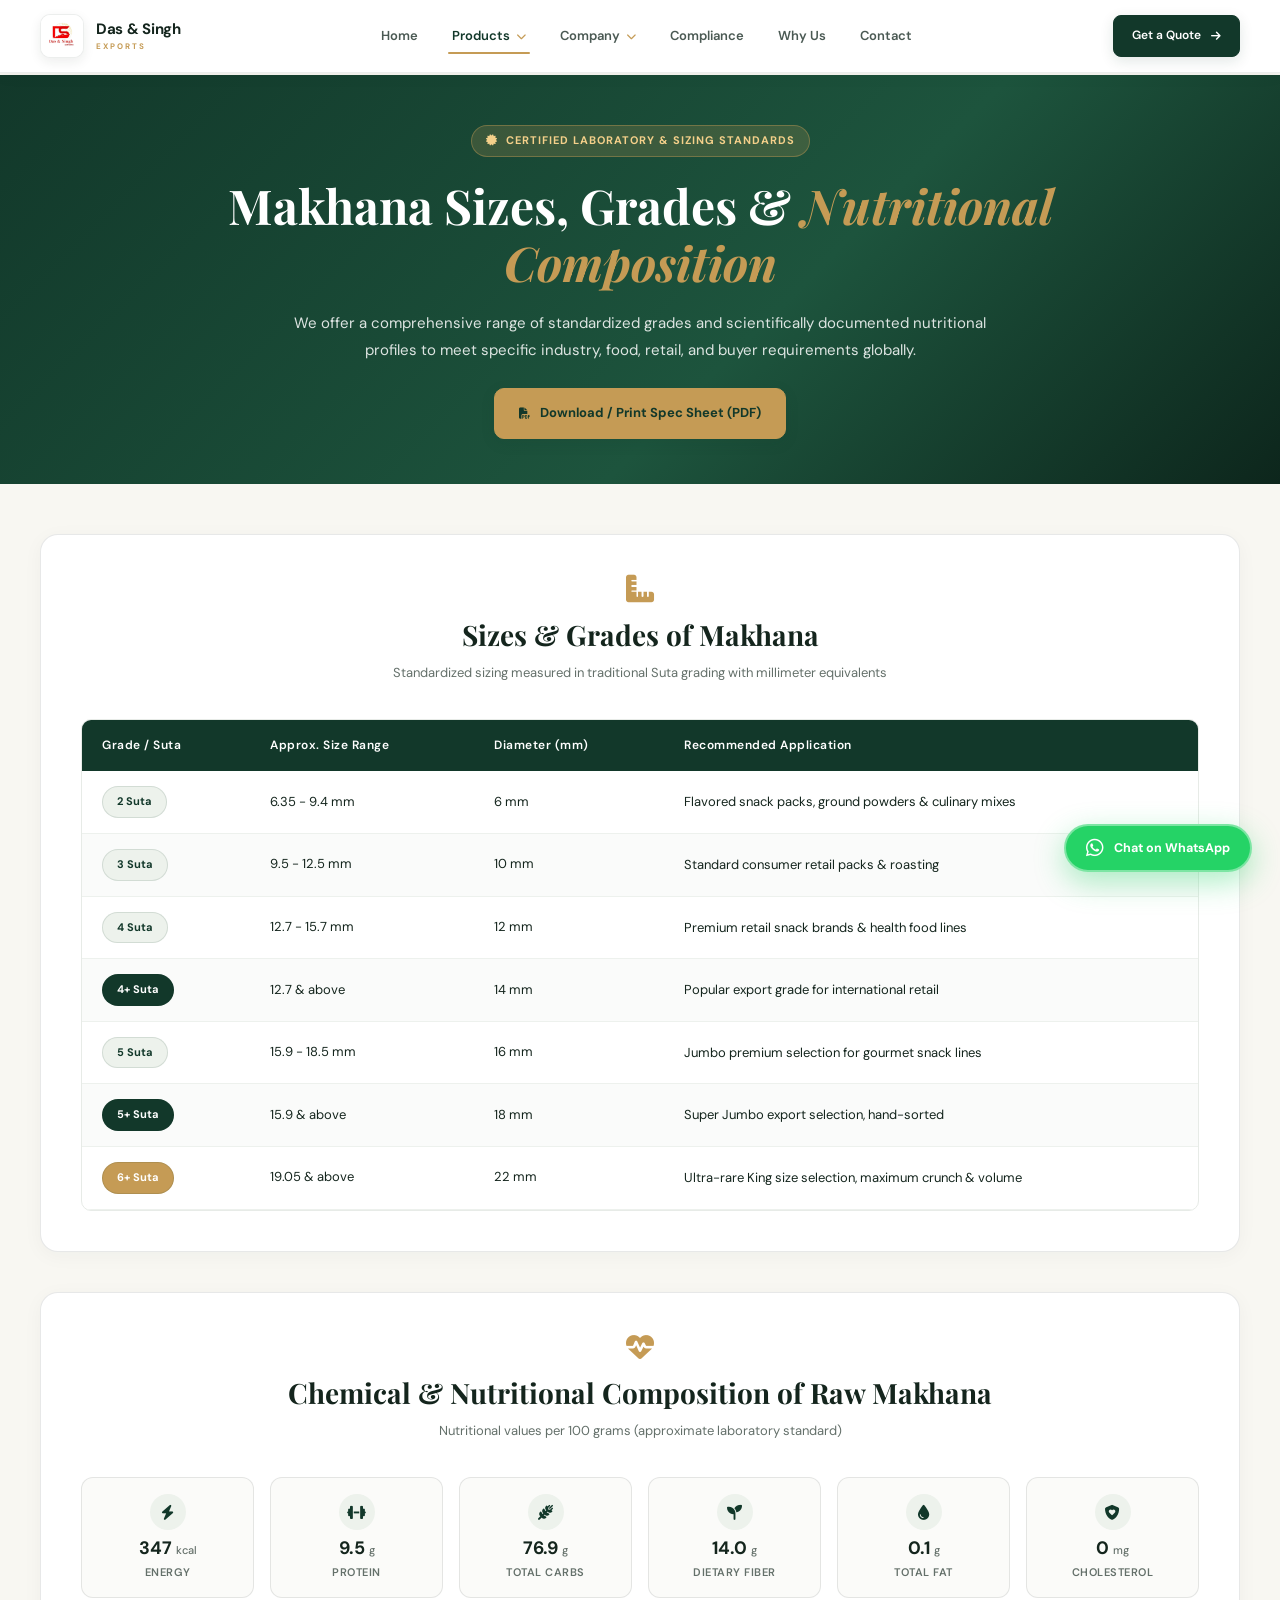
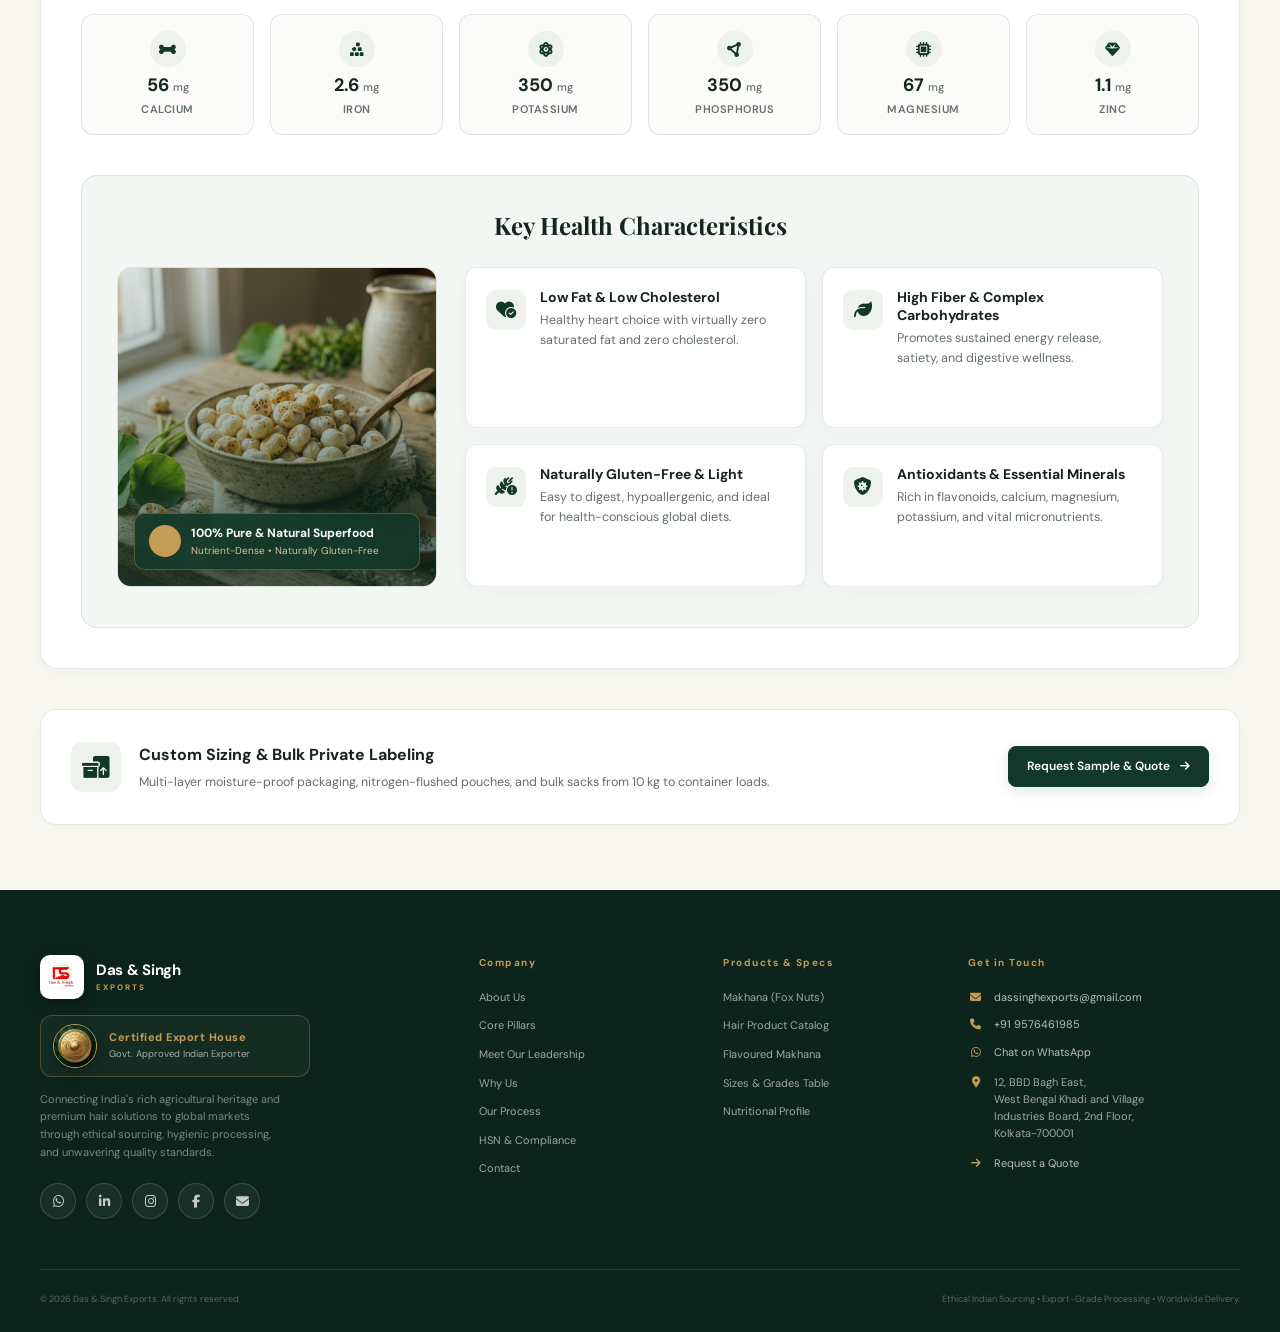
<file: grades-nutrition.html>
<!DOCTYPE html>
<html lang="en">
<head>
    <meta charset="UTF-8">
    <meta name="viewport" content="width=device-width, initial-scale=1.0">
    <title>Makhana Sizes, Grades &amp; Nutritional Composition — Das &amp; Singh Exports</title>
    <meta name="description" content="Comprehensive standardized sizing, Suta grading (2 Suta to 6+ Suta King Size), and certified laboratory nutritional profile for export-grade Indian Phool Makhana (Fox Nuts / Lotus Seeds).">
    <meta name="keywords" content="Makhana Grades, Suta Grading, Fox Nuts Nutrition, Lotus Seeds Specifications, Phool Makhana Protein, Bihar Makhana Export, Das and Singh Exports">

    <!-- Open Graph / Social Sharing -->
    <meta property="og:type" content="website">
    <meta property="og:title" content="Makhana Grades &amp; Nutrition Specs — Das &amp; Singh Exports">
    <meta property="og:description" content="Export-grade Suta specifications and certified nutritional data for Indian Phool Makhana (Fox Nuts / Lotus Seeds).">
    <meta property="og:image" content="images/makhana-health.jpg">
    <meta property="og:url" content="https://dassinghexports.com/grades-nutrition.html">

    <!-- Google Fonts & Font Awesome -->
    <link rel="preconnect" href="https://fonts.googleapis.com">
    <link rel="preconnect" href="https://fonts.gstatic.com" crossorigin>
    <link href="https://fonts.googleapis.com/css2?family=DM+Sans:wght@400;500;600;700&family=Playfair+Display:wght@500;600;700&display=swap" rel="stylesheet">
    <link rel="stylesheet" href="https://cdnjs.cloudflare.com/ajax/libs/font-awesome/6.5.2/css/all.min.css">

    <link rel="canonical" href="https://dasandsinghexport.com/grades-nutrition.html">
    <link rel="apple-touch-icon" href="images/logo.png">
    <link rel="icon" type="image/png" href="images/logo.png">
    <link rel="stylesheet" href="style.css">
</head>

<body>

<!-- ================= FIXED HEADER ================= -->

<header class="site-header" id="siteHeader">


    <!-- NAVBAR -->
    <nav class="navbar" id="navbar">
        <div class="container nav-container">

            <a href="index.html" class="logo" title="Back to Home" aria-label="Das &amp; Singh Exports - Home">
                <img src="images/logo.png" alt="Das &amp; Singh Exports Logo" class="logo-img">
                <span class="logo-text">
                    <strong>Das &amp; Singh</strong>
                    <small>EXPORTS</small>
                </span>
            </a>

            <nav class="nav-menu" id="navMenu">
                <a href="index.html#home" class="nav-link">Home</a>

                <!-- Products Dropdown -->
                <div class="nav-dropdown active">
                    <button type="button" class="nav-dropdown-toggle">
                        <span>Products</span>
                        <i class="fa-solid fa-chevron-down"></i>
                    </button>
                    <div class="nav-dropdown-menu">
                        <a href="index.html#products" class="dropdown-item">
                            <i class="fa-solid fa-seedling"></i>
                            <div>
                                <strong>Makhana (Fox Nuts)</strong>
                                <small>Export Grade 4, 5 &amp; 6+ Suta</small>
                            </div>
                        </a>
                        <a href="hair-products.html" class="dropdown-item">
                            <i class="fa-solid fa-wand-magic-sparkles"></i>
                            <div>
                                <strong>Human Hair Catalog</strong>
                                <small>100% Virgin Remy &amp; Extensions</small>
                            </div>
                        </a>
                        <a href="grades-nutrition.html" class="dropdown-item active">
                            <i class="fa-solid fa-chart-simple"></i>
                            <div>
                                <strong>Grades &amp; Nutritional Specs</strong>
                                <small>Lab Analysis &amp; Sizing Matrix</small>
                            </div>
                        </a>
                    </div>
                </div>

                <!-- Company Dropdown -->
                <div class="nav-dropdown">
                    <button type="button" class="nav-dropdown-toggle">
                        <span>Company</span>
                        <i class="fa-solid fa-chevron-down"></i>
                    </button>
                    <div class="nav-dropdown-menu">
                        <a href="index.html#about" class="dropdown-item">
                            <i class="fa-solid fa-building"></i>
                            <div>
                                <strong>About Us</strong>
                                <small>Heritage, Quality &amp; Global Trade</small>
                            </div>
                        </a>
                        <a href="leadership.html" class="dropdown-item">
                            <i class="fa-solid fa-user-tie"></i>
                            <div>
                                <strong>Executive Leadership</strong>
                                <small>Meet Our Visionary Founders</small>
                            </div>
                        </a>
                        <a href="index.html#pillars" class="dropdown-item">
                            <i class="fa-solid fa-landmark"></i>
                            <div>
                                <strong>Core Pillars</strong>
                                <small>Quality, Transparency &amp; Reach</small>
                            </div>
                        </a>
                        <a href="index.html#certifications" class="dropdown-item">
                            <i class="fa-solid fa-certificate"></i>
                            <div>
                                <strong>Certifications &amp; Trust</strong>
                                <small>APEDA, FSSAI, IEC, GST Registered</small>
                            </div>
                        </a>
                    </div>
                </div>

                <a href="index.html#compliance" class="nav-link">Compliance</a>
                <a href="index.html#why-us" class="nav-link">Why Us</a>
                <a href="index.html#contact" class="nav-link">Contact</a>

                <a href="index.html#quote" class="mobile-quote">
                    Get a Quote
                </a>
            </nav>

            <a href="index.html#quote" class="btn btn-small desktop-quote">
                <span>Get a Quote</span>
                <i class="fa-solid fa-arrow-right"></i>
            </a>

            <button class="menu-btn" id="menuBtn" aria-label="Open menu">
                <i class="fa-solid fa-bars"></i>
            </button>

        </div>
    </nav>

</header>


<!-- ================= HERO BANNER ================= -->

<section class="section" style="background: linear-gradient(135deg, #12382a 0%, #1d543d 60%, #0d261c 100%); color: white; padding: 50px 0 45px;">
    <div class="container">
        <div style="max-width: 840px; margin: 0 auto; text-align: center;">
            
            <div style="display: inline-flex; align-items: center; gap: 8px; background: rgba(197, 155, 85, 0.2); border: 1px solid rgba(197, 155, 85, 0.4); padding: 6px 14px; border-radius: 20px; font-size: 11px; font-weight: 700; color: #f4d08a; text-transform: uppercase; letter-spacing: 1px; margin-bottom: 20px;">
                <i class="fa-solid fa-certificate"></i>
                <span>CERTIFIED LABORATORY &amp; SIZING STANDARDS</span>
            </div>

            <h1 style="font-family: 'Playfair Display', serif; font-size: clamp(32px, 5vw, 48px); line-height: 1.2; margin-bottom: 18px; color: #ffffff;">
                Makhana Sizes, Grades &amp; <span style="color: var(--gold); font-style: italic;">Nutritional Composition</span>
            </h1>

            <p style="font-size: 15px; color: rgba(255, 255, 255, 0.85); line-height: 1.8; max-width: 740px; margin: 0 auto;">
                We offer a comprehensive range of standardized grades and scientifically documented nutritional profiles to meet specific industry, food, retail, and buyer requirements globally.
            </p>

            <div style="margin-top: 24px; display: flex; justify-content: center; gap: 14px; flex-wrap: wrap;">
                <button type="button" class="btn download-specs-btn" style="background: var(--gold); border-color: var(--gold); color: #12382a; font-weight: 700; cursor: pointer;">
                    <i class="fa-solid fa-file-pdf"></i>
                    <span>Download / Print Spec Sheet (PDF)</span>
                </button>
            </div>

        </div>
    </div>
</section>


<!-- ================= GRADES & NUTRITION SECTION ================= -->

<section class="section grades-nutrition-section" id="grades-nutrition" style="padding-top: 50px;">

    <div class="container">

        <!-- Grades Table Block -->
        <div class="grades-block">

            <div class="block-header">
                <i class="fa-solid fa-ruler-combined"></i>
                <h3>Sizes &amp; Grades of Makhana</h3>
                <p>Standardized sizing measured in traditional Suta grading with millimeter equivalents</p>
            </div>

            <div class="grades-table-wrapper">

                <table class="grades-table">

                    <thead>
                        <tr>
                            <th>Grade&nbsp;/&nbsp;Suta</th>
                            <th>Approx.&nbsp;Size&nbsp;Range</th>
                            <th>Diameter&nbsp;(mm)</th>
                            <th>Recommended Application</th>
                        </tr>
                    </thead>

                    <tbody>
                        <tr>
                            <td><span class="grade-pill">2&nbsp;Suta</span></td>
                            <td>6.35 - 9.4 mm</td>
                            <td>6 mm</td>
                            <td>Flavored snack packs, ground powders &amp; culinary mixes</td>
                        </tr>
                        <tr>
                            <td><span class="grade-pill">3&nbsp;Suta</span></td>
                            <td>9.5 - 12.5 mm</td>
                            <td>10 mm</td>
                            <td>Standard consumer retail packs &amp; roasting</td>
                        </tr>
                        <tr>
                            <td><span class="grade-pill">4&nbsp;Suta</span></td>
                            <td>12.7 - 15.7 mm</td>
                            <td>12 mm</td>
                            <td>Premium retail snack brands &amp; health food lines</td>
                        </tr>
                        <tr>
                            <td><span class="grade-pill highlight">4+&nbsp;Suta</span></td>
                            <td>12.7 &amp; above</td>
                            <td>14 mm</td>
                            <td>Popular export grade for international retail</td>
                        </tr>
                        <tr>
                            <td><span class="grade-pill">5&nbsp;Suta</span></td>
                            <td>15.9 - 18.5 mm</td>
                            <td>16 mm</td>
                            <td>Jumbo premium selection for gourmet snack lines</td>
                        </tr>
                        <tr>
                            <td><span class="grade-pill highlight">5+&nbsp;Suta</span></td>
                            <td>15.9 &amp; above</td>
                            <td>18 mm</td>
                            <td>Super Jumbo export selection, hand-sorted</td>
                        </tr>
                        <tr>
                            <td><span class="grade-pill gold">6+&nbsp;Suta</span></td>
                            <td>19.05 &amp; above</td>
                            <td>22 mm</td>
                            <td>Ultra-rare King size selection, maximum crunch &amp; volume</td>
                        </tr>
                    </tbody>

                </table>

            </div>

        </div>


        <!-- Nutritional Composition Block -->
        <div class="nutrition-block">

            <div class="block-header">
                <i class="fa-solid fa-heart-pulse"></i>
                <h3>Chemical &amp; Nutritional Composition of Raw Makhana</h3>
                <p>Nutritional values per 100 grams (approximate laboratory standard)</p>
            </div>

            <div class="nutrition-grid">

                <div class="nutrition-card">
                    <div class="nutrition-icon"><i class="fa-solid fa-bolt"></i></div>
                    <div class="nutrition-val">347 <small>kcal</small></div>
                    <div class="nutrition-name">Energy</div>
                </div>

                <div class="nutrition-card">
                    <div class="nutrition-icon"><i class="fa-solid fa-dumbbell"></i></div>
                    <div class="nutrition-val">9.5 <small>g</small></div>
                    <div class="nutrition-name">Protein</div>
                </div>

                <div class="nutrition-card">
                    <div class="nutrition-icon"><i class="fa-solid fa-wheat-awn"></i></div>
                    <div class="nutrition-val">76.9 <small>g</small></div>
                    <div class="nutrition-name">Total Carbs</div>
                </div>

                <div class="nutrition-card">
                    <div class="nutrition-icon"><i class="fa-solid fa-seedling"></i></div>
                    <div class="nutrition-val">14.0 <small>g</small></div>
                    <div class="nutrition-name">Dietary Fiber</div>
                </div>

                <div class="nutrition-card">
                    <div class="nutrition-icon"><i class="fa-solid fa-droplet"></i></div>
                    <div class="nutrition-val">0.1 <small>g</small></div>
                    <div class="nutrition-name">Total Fat</div>
                </div>

                <div class="nutrition-card">
                    <div class="nutrition-icon"><i class="fa-solid fa-shield-heart"></i></div>
                    <div class="nutrition-val">0 <small>mg</small></div>
                    <div class="nutrition-name">Cholesterol</div>
                </div>

                <div class="nutrition-card">
                    <div class="nutrition-icon"><i class="fa-solid fa-bone"></i></div>
                    <div class="nutrition-val">56 <small>mg</small></div>
                    <div class="nutrition-name">Calcium</div>
                </div>

                <div class="nutrition-card">
                    <div class="nutrition-icon"><i class="fa-solid fa-cubes-stacked"></i></div>
                    <div class="nutrition-val">2.6 <small>mg</small></div>
                    <div class="nutrition-name">Iron</div>
                </div>

                <div class="nutrition-card">
                    <div class="nutrition-icon"><i class="fa-solid fa-atom"></i></div>
                    <div class="nutrition-val">350 <small>mg</small></div>
                    <div class="nutrition-name">Potassium</div>
                </div>

                <div class="nutrition-card">
                    <div class="nutrition-icon"><i class="fa-solid fa-circle-nodes"></i></div>
                    <div class="nutrition-val">350 <small>mg</small></div>
                    <div class="nutrition-name">Phosphorus</div>
                </div>

                <div class="nutrition-card">
                    <div class="nutrition-icon"><i class="fa-solid fa-microchip"></i></div>
                    <div class="nutrition-val">67 <small>mg</small></div>
                    <div class="nutrition-name">Magnesium</div>
                </div>

                <div class="nutrition-card">
                    <div class="nutrition-icon"><i class="fa-solid fa-gem"></i></div>
                    <div class="nutrition-val">1.1 <small>mg</small></div>
                    <div class="nutrition-name">Zinc</div>
                </div>

            </div>


            <!-- Key Characteristics -->
            <div class="characteristics-box">

                <h4>Key Health Characteristics</h4>

                <div class="characteristics-container">

                    <div class="characteristics-visual">
                        <div class="char-image-wrapper">
                            <img src="images/makhana-health.jpg" alt="Nutrient-rich organic popped Makhana superfood bowl - Das &amp; Singh Exports" class="char-img">
                            <div class="char-img-overlay"></div>
                            <div class="char-img-badge">
                                <i class="fa-solid fa-seedling"></i>
                                <div>
                                    <strong>100% Pure &amp; Natural Superfood</strong>
                                    <span>Nutrient-Dense • Naturally Gluten-Free</span>
                                </div>
                            </div>
                        </div>
                    </div>

                    <div class="characteristics-grid">

                        <div class="char-card">
                            <i class="fa-solid fa-heart-circle-check"></i>
                            <div>
                                <strong>Low Fat &amp; Low Cholesterol</strong>
                                <p>Healthy heart choice with virtually zero saturated fat and zero cholesterol.</p>
                            </div>
                        </div>

                        <div class="char-card">
                            <i class="fa-solid fa-leaf"></i>
                            <div>
                                <strong>High Fiber &amp; Complex Carbohydrates</strong>
                                <p>Promotes sustained energy release, satiety, and digestive wellness.</p>
                            </div>
                        </div>

                        <div class="char-card">
                            <i class="fa-solid fa-wheat-awn-circle-exclamation"></i>
                            <div>
                                <strong>Naturally Gluten-Free &amp; Light</strong>
                                <p>Easy to digest, hypoallergenic, and ideal for health-conscious global diets.</p>
                            </div>
                        </div>

                        <div class="char-card">
                            <i class="fa-solid fa-shield-virus"></i>
                            <div>
                                <strong>Antioxidants &amp; Essential Minerals</strong>
                                <p>Rich in flavonoids, calcium, magnesium, potassium, and vital micronutrients.</p>
                            </div>
                        </div>

                    </div>

                </div>

            </div>

        </div>


        <!-- Wholesale Inquiries Highlight Banner -->
        <div style="background: white; border: 1px solid var(--border); border-radius: 16px; padding: 32px 30px; display: flex; align-items: center; justify-content: space-between; gap: 25px; flex-wrap: wrap; box-shadow: 0 4px 20px rgba(0,0,0,0.03);">
            <div style="display: flex; align-items: center; gap: 18px;">
                <div style="width: 50px; height: 50px; border-radius: 12px; background: #edf2ec; color: var(--green); display: grid; place-items: center; font-size: 22px; flex-shrink: 0;">
                    <i class="fa-solid fa-boxes-packing"></i>
                </div>
                <div>
                    <h4 style="font-size: 16px; color: var(--dark); margin-bottom: 4px;">Custom Sizing &amp; Bulk Private Labeling</h4>
                    <p style="font-size: 12.5px; color: var(--text); margin: 0;">Multi-layer moisture-proof packaging, nitrogen-flushed pouches, and bulk sacks from 10 kg to container loads.</p>
                </div>
            </div>
            <a href="index.html#quote" class="btn btn-small">
                <span>Request Sample &amp; Quote</span>
                <i class="fa-solid fa-arrow-right"></i>
            </a>
        </div>

    </div>

</section>


<!-- ================= FOOTER ================= -->

<footer class="footer" id="contact">

    <div class="container">

        <div class="footer-main">

            <div class="footer-brand">

                <a href="index.html" class="logo footer-logo" title="Back to Home" aria-label="Das &amp; Singh Exports - Back to Home">

                    <img src="images/logo.png" alt="Das &amp; Singh Exports Logo" class="logo-img footer-logo-img">

                    <span class="logo-text">
                        <strong>Das &amp; Singh</strong>
                        <small>EXPORTS</small>
                    </span>

                </a>

                <div class="footer-seal-card">
                    <img src="images/footer-seal.jpg" alt="Das & Singh Exports Certified Global Export House India Seal" class="footer-seal-img">
                    <div class="footer-seal-text">
                        <strong>Certified Export House</strong>
                        <span>Govt. Approved Indian Exporter</span>
                    </div>
                </div>

                <p>
                    Connecting India's rich agricultural heritage and premium hair solutions to global markets through ethical sourcing, hygienic processing, and unwavering quality standards.
                </p>

                <div class="socials">

                    <a href="https://wa.me/919576461985?text=Hello%20Das%20%26%20Singh%20Exports%2C%20I%20am%20interested%20in%20an%20export%20inquiry." target="_blank" rel="noopener noreferrer" aria-label="WhatsApp">
                        <i class="fa-brands fa-whatsapp"></i>
                    </a>

                    <a href="https://www.linkedin.com/in/das-and-singh-exports-758973398/" target="_blank" rel="noopener noreferrer" aria-label="LinkedIn">
                        <i class="fa-brands fa-linkedin-in"></i>
                    </a>

                    <a href="https://www.instagram.com/dassinghexports?igsi=MWdkbmQwMXVxM3c1cg==" target="_blank" rel="noopener noreferrer" aria-label="Instagram">
                        <i class="fa-brands fa-instagram"></i>
                    </a>

                    <a href="https://www.facebook.com/share/1EhcAVjhFJ/" target="_blank" rel="noopener noreferrer" aria-label="Facebook">
                        <i class="fa-brands fa-facebook-f"></i>
                    </a>

                    <a href="mailto:dassinghexports@gmail.com" aria-label="Email">
                        <i class="fa-solid fa-envelope"></i>
                    </a>

                </div>

            </div>


            <div class="footer-column">

                <h4>Company</h4>

                <a href="index.html#about">About Us</a>
                <a href="index.html#pillars">Core Pillars</a>
                <a href="leadership.html">Meet Our Leadership</a>
                <a href="index.html#why-us">Why Us</a>
                <a href="index.html#process">Our Process</a>
                <a href="index.html#compliance">HSN &amp; Compliance</a>
                <a href="index.html#contact">Contact</a>

            </div>


            <div class="footer-column">

                <h4>Products &amp; Specs</h4>

                <a href="index.html#products">Makhana (Fox Nuts)</a>
                <a href="hair-products.html">Hair Product Catalog</a>
                <a href="index.html#products">Flavoured Makhana</a>
                <a href="grades-nutrition.html">Sizes &amp; Grades Table</a>
                <a href="grades-nutrition.html">Nutritional Profile</a>

            </div>


            <div class="footer-column contact-column">

                <h4>Get in Touch</h4>

                <a href="mailto:dassinghexports@gmail.com" class="contact-link">
                    <i class="fa-solid fa-envelope"></i>
                    <span>dassinghexports@gmail.com</span>
                </a>

                <a href="tel:+919576461985" class="contact-link">
                    <i class="fa-solid fa-phone"></i>
                    <span>+91 9576461985</span>
                </a>

                <a href="https://wa.me/919576461985" target="_blank" rel="noopener noreferrer" class="contact-link">
                    <i class="fa-brands fa-whatsapp"></i>
                    <span>Chat on WhatsApp</span>
                </a>

                <div class="footer-address">
                    <i class="fa-solid fa-location-dot"></i>
                    <span>
                        12, BBD Bagh East,<br>
                        West Bengal Khadi and Village<br>
                        Industries Board, 2nd Floor,<br>
                        Kolkata-700001
                    </span>
                </div>

                <a href="index.html#quote" class="contact-link quote-link">
                    <i class="fa-solid fa-arrow-right"></i>
                    <span>Request a Quote</span>
                </a>

            </div>

        </div>


        <!-- FOOTER BOTTOM -->

        <div class="footer-bottom">

            <span>
                © <span id="year"></span>
                Das &amp; Singh Exports. All rights reserved.
            </span>

            <span>
                Ethical Indian Sourcing • Export-Grade Processing • Worldwide Delivery.
            </span>

        </div>

    </div>

</footer>


<!-- ================= FLOATING WHATSAPP CTA ================= -->

<a href="https://wa.me/919576461985?text=Hello%20Das%20%26%20Singh%20Exports%2C%20I%20am%20interested%20in%20an%20export%20inquiry." target="_blank" rel="noopener noreferrer" class="floating-whatsapp" aria-label="Chat with Das &amp; Singh Exports on WhatsApp" id="floatingWhatsapp">
    <i class="fa-brands fa-whatsapp"></i>
    <span class="floating-wa-text">Chat on WhatsApp</span>
</a>

<script src="script.js"></script>

</body>
</html>
</file>
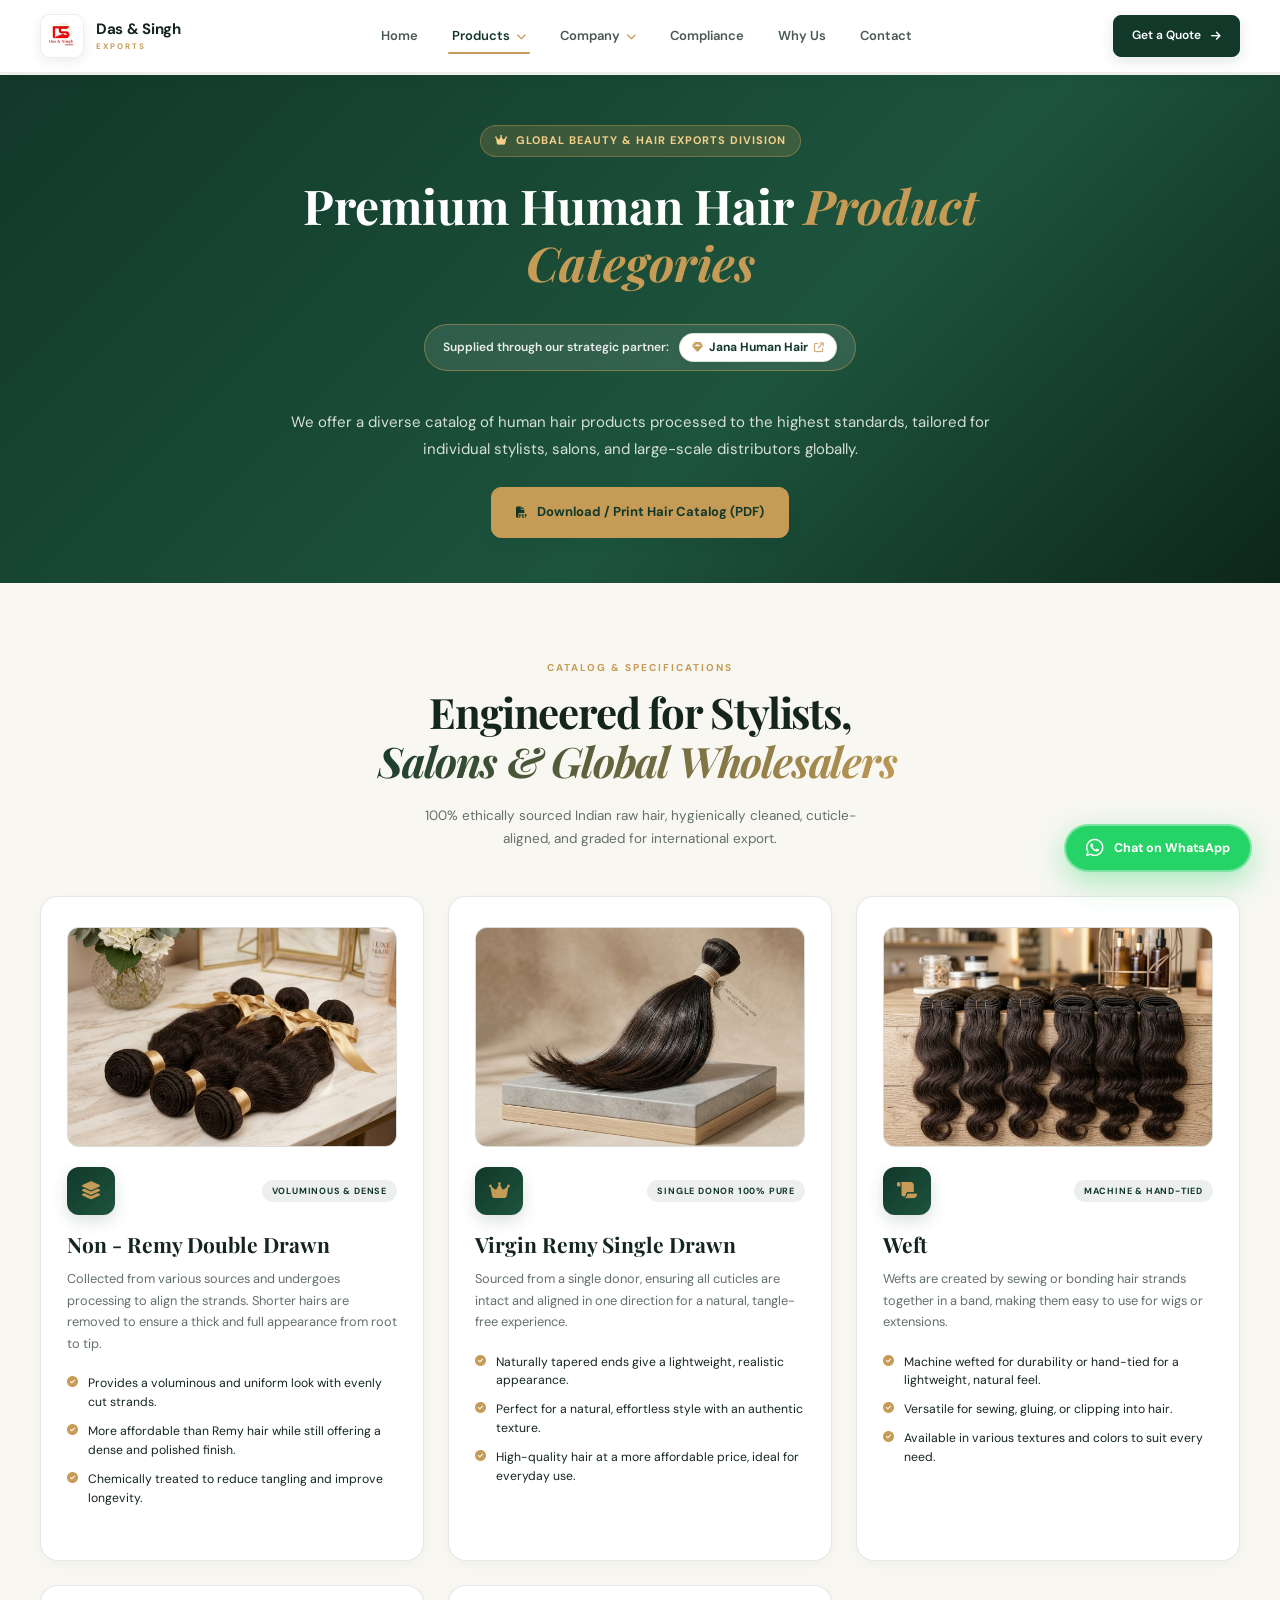
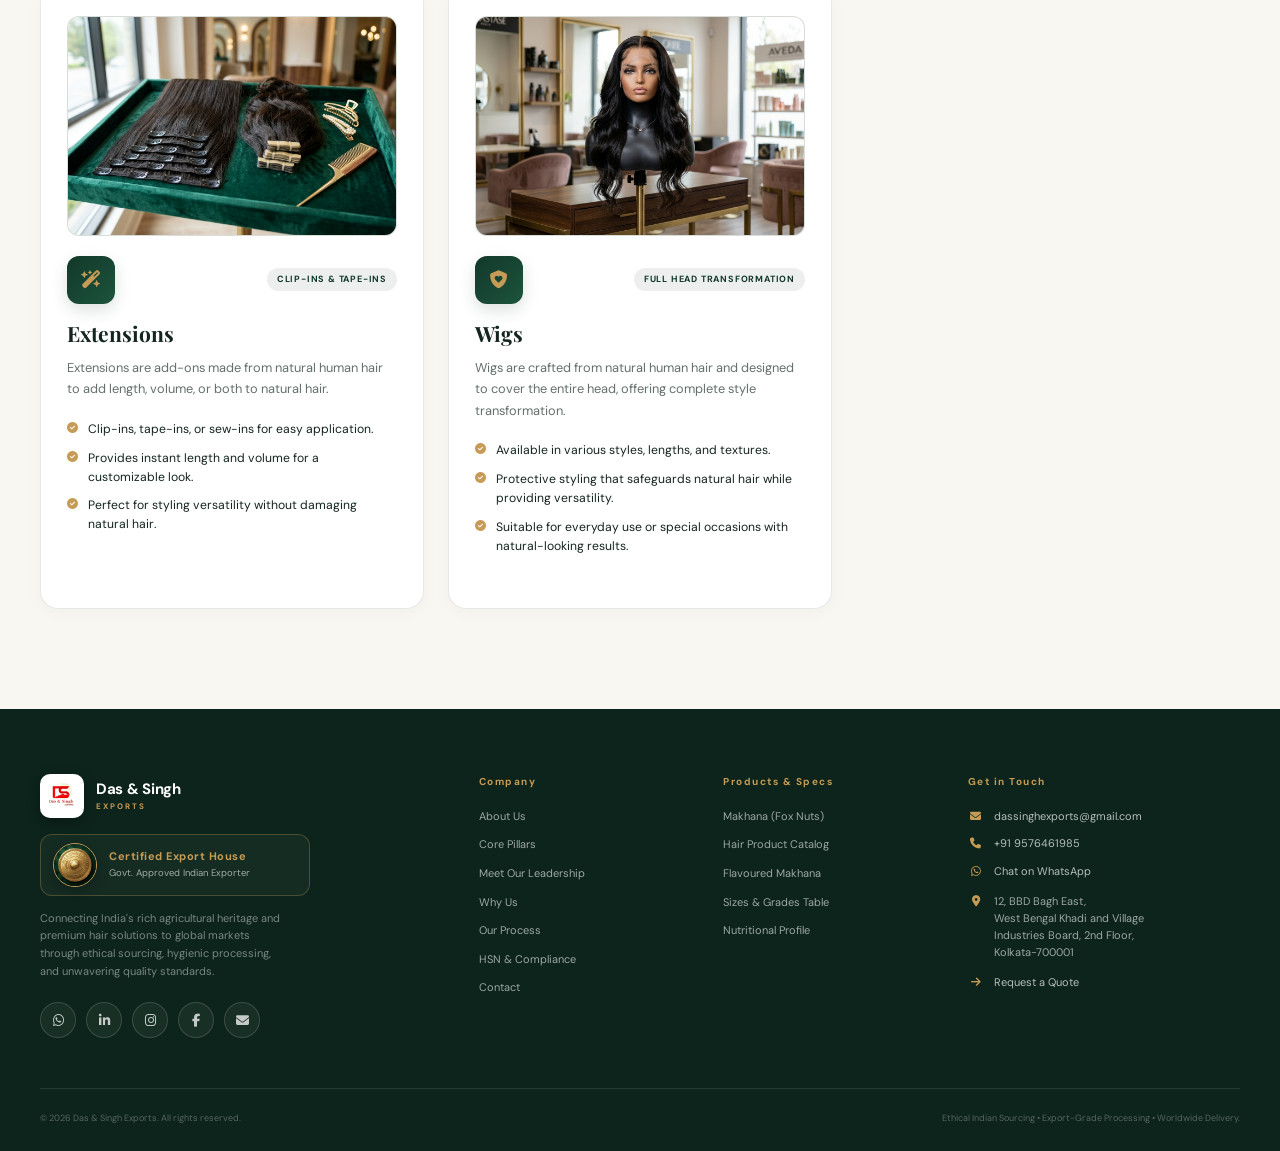
<file: hair-products.html>
<!DOCTYPE html>
<html lang="en">
<head>
    <meta charset="UTF-8">
    <meta name="viewport" content="width=device-width, initial-scale=1.0">
    <title>Premium Hair Product Categories — Das &amp; Singh Exports</title>
    <meta name="description" content="Explore 100% natural, ethically sourced Indian human hair categories supplied through strategic partner Jana Human Hair. Non-Remy Double Drawn, Virgin Remy Single Drawn, Wefts, Extensions & Wigs for global salons and distributors.">
    <meta name="keywords" content="Human Hair Exports, Indian Virgin Hair, Jana Human Hair, Remy Hair, Single Drawn, Double Drawn, Hair Wefts, Hair Extensions, Human Hair Wigs, Das and Singh Exports">

    <!-- Open Graph / Social Sharing -->
    <meta property="og:type" content="website">
    <meta property="og:title" content="Premium Human Hair Catalog — Das &amp; Singh Exports">
    <meta property="og:description" content="100% Natural, Cuticle-Aligned Virgin Indian Human Hair supplied through strategic partner Jana Human Hair for global salons and distributors.">
    <meta property="og:image" content="images/premium-human-hair.jpg">
    <meta property="og:url" content="https://dassinghexports.com/hair-products.html">

    <!-- Google Fonts & Font Awesome -->
    <link rel="preconnect" href="https://fonts.googleapis.com">
    <link rel="preconnect" href="https://fonts.gstatic.com" crossorigin>
    <link href="https://fonts.googleapis.com/css2?family=DM+Sans:wght@400;500;600;700&family=Playfair+Display:wght@500;600;700&display=swap" rel="stylesheet">
    <link rel="stylesheet" href="https://cdnjs.cloudflare.com/ajax/libs/font-awesome/6.5.2/css/all.min.css">

    <link rel="canonical" href="https://dasandsinghexport.com/hair-products.html">
    <link rel="apple-touch-icon" href="images/logo.png">
    <link rel="icon" type="image/png" href="images/logo.png">
    <link rel="stylesheet" href="style.css">
</head>

<body>

<!-- ================= FIXED HEADER ================= -->

<header class="site-header" id="siteHeader">


    <!-- NAVBAR -->
    <nav class="navbar" id="navbar">
        <div class="container nav-container">

            <a href="index.html" class="logo" title="Back to Home" aria-label="Das &amp; Singh Exports - Home">
                <img src="images/logo.png" alt="Das &amp; Singh Exports Logo" class="logo-img">
                <span class="logo-text">
                    <strong>Das &amp; Singh</strong>
                    <small>EXPORTS</small>
                </span>
            </a>

            <nav class="nav-menu" id="navMenu">
                <a href="index.html#home" class="nav-link">Home</a>

                <!-- Products Dropdown -->
                <div class="nav-dropdown active">
                    <button type="button" class="nav-dropdown-toggle">
                        <span>Products</span>
                        <i class="fa-solid fa-chevron-down"></i>
                    </button>
                    <div class="nav-dropdown-menu">
                        <a href="index.html#products" class="dropdown-item">
                            <i class="fa-solid fa-seedling"></i>
                            <div>
                                <strong>Makhana (Fox Nuts)</strong>
                                <small>Export Grade 4, 5 &amp; 6+ Suta</small>
                            </div>
                        </a>
                        <a href="hair-products.html" class="dropdown-item active">
                            <i class="fa-solid fa-wand-magic-sparkles"></i>
                            <div>
                                <strong>Human Hair Catalog</strong>
                                <small>100% Virgin Remy &amp; Extensions</small>
                            </div>
                        </a>
                        <a href="grades-nutrition.html" class="dropdown-item">
                            <i class="fa-solid fa-chart-simple"></i>
                            <div>
                                <strong>Grades &amp; Nutritional Specs</strong>
                                <small>Lab Analysis &amp; Sizing Matrix</small>
                            </div>
                        </a>
                    </div>
                </div>

                <!-- Company Dropdown -->
                <div class="nav-dropdown">
                    <button type="button" class="nav-dropdown-toggle">
                        <span>Company</span>
                        <i class="fa-solid fa-chevron-down"></i>
                    </button>
                    <div class="nav-dropdown-menu">
                        <a href="index.html#about" class="dropdown-item">
                            <i class="fa-solid fa-building"></i>
                            <div>
                                <strong>About Us</strong>
                                <small>Heritage, Quality &amp; Global Trade</small>
                            </div>
                        </a>
                        <a href="leadership.html" class="dropdown-item">
                            <i class="fa-solid fa-user-tie"></i>
                            <div>
                                <strong>Executive Leadership</strong>
                                <small>Meet Our Visionary Founders</small>
                            </div>
                        </a>
                        <a href="index.html#pillars" class="dropdown-item">
                            <i class="fa-solid fa-landmark"></i>
                            <div>
                                <strong>Core Pillars</strong>
                                <small>Quality, Transparency &amp; Reach</small>
                            </div>
                        </a>
                        <a href="index.html#certifications" class="dropdown-item">
                            <i class="fa-solid fa-certificate"></i>
                            <div>
                                <strong>Certifications &amp; Trust</strong>
                                <small>APEDA, FSSAI, IEC, GST Registered</small>
                            </div>
                        </a>
                    </div>
                </div>

                <a href="index.html#compliance" class="nav-link">Compliance</a>
                <a href="index.html#why-us" class="nav-link">Why Us</a>
                <a href="index.html#contact" class="nav-link">Contact</a>

                <a href="index.html#quote" class="mobile-quote">
                    Get a Quote
                </a>
            </nav>

            <a href="index.html#quote" class="btn btn-small desktop-quote">
                <span>Get a Quote</span>
                <i class="fa-solid fa-arrow-right"></i>
            </a>

            <button class="menu-btn" id="menuBtn" aria-label="Open menu">
                <i class="fa-solid fa-bars"></i>
            </button>

        </div>
    </nav>

</header>


<!-- ================= HAIR HERO BANNER ================= -->

<section class="section" style="background: linear-gradient(135deg, #12382a 0%, #1d543d 60%, #0d261c 100%); color: white; padding: 50px 0 45px;">
    <div class="container">
        <div style="max-width: 820px; margin: 0 auto; text-align: center;">
            
            <div style="display: inline-flex; align-items: center; gap: 8px; background: rgba(197, 155, 85, 0.2); border: 1px solid rgba(197, 155, 85, 0.4); padding: 6px 14px; border-radius: 20px; font-size: 11px; font-weight: 700; color: #f4d08a; text-transform: uppercase; letter-spacing: 1px; margin-bottom: 20px;">
                <i class="fa-solid fa-crown"></i>
                <span>GLOBAL BEAUTY &amp; HAIR EXPORTS DIVISION</span>
            </div>

            <h1 style="font-family: 'Playfair Display', serif; font-size: clamp(32px, 5vw, 48px); line-height: 1.2; margin-bottom: 18px; color: #ffffff;">
                Premium Human Hair <span style="color: var(--gold); font-style: italic;">Product Categories</span>
            </h1>

            <!-- Strategic Partner Pill -->
            <div class="partner-badge-banner" style="background: rgba(255, 255, 255, 0.1); border-color: rgba(197, 155, 85, 0.5); color: #ffffff;">
                <span class="partner-lead" style="color: rgba(255, 255, 255, 0.9);">Supplied through our strategic partner:</span>
                <a href="https://janahumanhair.com/" target="_blank" rel="noopener noreferrer" class="partner-link" title="Visit Jana Human Hair Website">
                    <i class="fa-solid fa-gem"></i>
                    <strong>Jana Human Hair</strong>
                    <i class="fa-solid fa-arrow-up-right-from-square partner-ext-icon"></i>
                </a>
            </div>

            <p style="font-size: 15px; color: rgba(255, 255, 255, 0.82); line-height: 1.8; margin-top: 20px; max-width: 720px; margin-left: auto; margin-right: auto;">
                We offer a diverse catalog of human hair products processed to the highest standards, tailored for individual stylists, salons, and large-scale distributors globally.
            </p>

            <div style="margin-top: 24px; display: flex; justify-content: center; gap: 14px; flex-wrap: wrap;">
                <button type="button" class="btn download-specs-btn" style="background: var(--gold); border-color: var(--gold); color: #12382a; font-weight: 700; cursor: pointer;">
                    <i class="fa-solid fa-file-pdf"></i>
                    <span>Download / Print Hair Catalog (PDF)</span>
                </button>
            </div>

        </div>
    </div>
</section>


<!-- ================= 5 PRODUCT CATEGORIES GRID ================= -->

<section class="section hair-categories-section" id="categories" style="padding-top: 70px;">
    <div class="container">

        <div class="center-heading" style="margin-bottom: 45px;">
            <span class="section-tag">CATALOG &amp; SPECIFICATIONS</span>
            <h2>
                Engineered for Stylists,
                <span>Salons &amp; Global Wholesalers</span>
            </h2>
            <p>100% ethically sourced Indian raw hair, hygienically cleaned, cuticle-aligned, and graded for international export.</p>
        </div>

        <div class="hair-categories-grid">

            <!-- Category 1: Non - Remy Double Drawn -->
            <div class="hair-cat-card">
                <div class="hair-cat-img-wrapper">
                    <img src="images/hair-double-drawn.jpg" alt="Non-Remy Double Drawn Indian Human Hair Bundles" class="hair-cat-img" loading="lazy">
                </div>

                <div class="hair-cat-header">
                    <div class="hair-cat-icon">
                        <i class="fa-solid fa-layer-group"></i>
                    </div>
                    <span class="hair-cat-badge">Voluminous &amp; Dense</span>
                </div>

                <h3>Non - Remy Double Drawn</h3>

                <p class="hair-cat-desc">
                    Collected from various sources and undergoes processing to align the strands. Shorter hairs are removed to ensure a thick and full appearance from root to tip.
                </p>

                <ul class="hair-cat-list">
                    <li>
                        <i class="fa-solid fa-circle-check"></i>
                        <span>Provides a voluminous and uniform look with evenly cut strands.</span>
                    </li>
                    <li>
                        <i class="fa-solid fa-circle-check"></i>
                        <span>More affordable than Remy hair while still offering a dense and polished finish.</span>
                    </li>
                    <li>
                        <i class="fa-solid fa-circle-check"></i>
                        <span>Chemically treated to reduce tangling and improve longevity.</span>
                    </li>
                </ul>
            </div>


            <!-- Category 2: Virgin Remy Single Drawn -->
            <div class="hair-cat-card">
                <div class="hair-cat-img-wrapper">
                    <img src="images/hair-single-drawn.jpg" alt="100% Single Donor Virgin Remy Single Drawn Indian Human Hair" class="hair-cat-img" loading="lazy">
                </div>

                <div class="hair-cat-header">
                    <div class="hair-cat-icon">
                        <i class="fa-solid fa-crown"></i>
                    </div>
                    <span class="hair-cat-badge">Single Donor 100% Pure</span>
                </div>

                <h3>Virgin Remy Single Drawn</h3>

                <p class="hair-cat-desc">
                    Sourced from a single donor, ensuring all cuticles are intact and aligned in one direction for a natural, tangle-free experience.
                </p>

                <ul class="hair-cat-list">
                    <li>
                        <i class="fa-solid fa-circle-check"></i>
                        <span>Naturally tapered ends give a lightweight, realistic appearance.</span>
                    </li>
                    <li>
                        <i class="fa-solid fa-circle-check"></i>
                        <span>Perfect for a natural, effortless style with an authentic texture.</span>
                    </li>
                    <li>
                        <i class="fa-solid fa-circle-check"></i>
                        <span>High-quality hair at a more affordable price, ideal for everyday use.</span>
                    </li>
                </ul>
            </div>


            <!-- Category 3: Weft -->
            <div class="hair-cat-card">
                <div class="hair-cat-img-wrapper">
                    <img src="images/hair-wefts.jpg" alt="Machine Wefted & Hand-Tied Indian Human Hair Tracks" class="hair-cat-img" loading="lazy">
                </div>

                <div class="hair-cat-header">
                    <div class="hair-cat-icon">
                        <i class="fa-solid fa-scroll"></i>
                    </div>
                    <span class="hair-cat-badge">Machine &amp; Hand-Tied</span>
                </div>

                <h3>Weft</h3>

                <p class="hair-cat-desc">
                    Wefts are created by sewing or bonding hair strands together in a band, making them easy to use for wigs or extensions.
                </p>

                <ul class="hair-cat-list">
                    <li>
                        <i class="fa-solid fa-circle-check"></i>
                        <span>Machine wefted for durability or hand-tied for a lightweight, natural feel.</span>
                    </li>
                    <li>
                        <i class="fa-solid fa-circle-check"></i>
                        <span>Versatile for sewing, gluing, or clipping into hair.</span>
                    </li>
                    <li>
                        <i class="fa-solid fa-circle-check"></i>
                        <span>Available in various textures and colors to suit every need.</span>
                    </li>
                </ul>
            </div>


            <!-- Category 4: Extensions -->
            <div class="hair-cat-card">
                <div class="hair-cat-img-wrapper">
                    <img src="images/hair-extensions.jpg" alt="Natural Clip-in & Tape-in Human Hair Extensions" class="hair-cat-img" loading="lazy">
                </div>

                <div class="hair-cat-header">
                    <div class="hair-cat-icon">
                        <i class="fa-solid fa-wand-magic-sparkles"></i>
                    </div>
                    <span class="hair-cat-badge">Clip-Ins &amp; Tape-Ins</span>
                </div>

                <h3>Extensions</h3>

                <p class="hair-cat-desc">
                    Extensions are add-ons made from natural human hair to add length, volume, or both to natural hair.
                </p>

                <ul class="hair-cat-list">
                    <li>
                        <i class="fa-solid fa-circle-check"></i>
                        <span>Clip-ins, tape-ins, or sew-ins for easy application.</span>
                    </li>
                    <li>
                        <i class="fa-solid fa-circle-check"></i>
                        <span>Provides instant length and volume for a customizable look.</span>
                    </li>
                    <li>
                        <i class="fa-solid fa-circle-check"></i>
                        <span>Perfect for styling versatility without damaging natural hair.</span>
                    </li>
                </ul>
            </div>


            <!-- Category 5: Wigs -->
            <div class="hair-cat-card">
                <div class="hair-cat-img-wrapper">
                    <img src="images/hair-wigs.jpg" alt="100% Natural Human Hair Lace Wigs" class="hair-cat-img" loading="lazy">
                </div>

                <div class="hair-cat-header">
                    <div class="hair-cat-icon">
                        <i class="fa-solid fa-shield-heart"></i>
                    </div>
                    <span class="hair-cat-badge">Full Head Transformation</span>
                </div>

                <h3>Wigs</h3>

                <p class="hair-cat-desc">
                    Wigs are crafted from natural human hair and designed to cover the entire head, offering complete style transformation.
                </p>

                <ul class="hair-cat-list">
                    <li>
                        <i class="fa-solid fa-circle-check"></i>
                        <span>Available in various styles, lengths, and textures.</span>
                    </li>
                    <li>
                        <i class="fa-solid fa-circle-check"></i>
                        <span>Protective styling that safeguards natural hair while providing versatility.</span>
                    </li>
                    <li>
                        <i class="fa-solid fa-circle-check"></i>
                        <span>Suitable for everyday use or special occasions with natural-looking results.</span>
                    </li>
                </ul>
            </div>

        </div>

    </div>
</section>


<!-- ================= FOOTER ================= -->

<footer class="footer" id="contact">

    <div class="container">

        <div class="footer-main">

            <div class="footer-brand">

                <a href="index.html" class="logo footer-logo" title="Back to Home" aria-label="Das &amp; Singh Exports - Back to Home">

                    <img src="images/logo.png" alt="Das &amp; Singh Exports Logo" class="logo-img footer-logo-img">

                    <span class="logo-text">
                        <strong>Das &amp; Singh</strong>
                        <small>EXPORTS</small>
                    </span>

                </a>

                <div class="footer-seal-card">
                    <img src="images/footer-seal.jpg" alt="Das & Singh Exports Certified Global Export House India Seal" class="footer-seal-img">
                    <div class="footer-seal-text">
                        <strong>Certified Export House</strong>
                        <span>Govt. Approved Indian Exporter</span>
                    </div>
                </div>

                <p>
                    Connecting India's rich agricultural heritage and premium hair solutions to global markets through ethical sourcing, hygienic processing, and unwavering quality standards.
                </p>

                <div class="socials">

                    <a href="https://wa.me/919576461985?text=Hello%20Das%20%26%20Singh%20Exports%2C%20I%20am%20interested%20in%20an%20export%20inquiry." target="_blank" rel="noopener noreferrer" aria-label="WhatsApp">
                        <i class="fa-brands fa-whatsapp"></i>
                    </a>

                    <a href="https://www.linkedin.com/in/das-and-singh-exports-758973398/" target="_blank" rel="noopener noreferrer" aria-label="LinkedIn">
                        <i class="fa-brands fa-linkedin-in"></i>
                    </a>

                    <a href="https://www.instagram.com/dassinghexports?igsi=MWdkbmQwMXVxM3c1cg==" target="_blank" rel="noopener noreferrer" aria-label="Instagram">
                        <i class="fa-brands fa-instagram"></i>
                    </a>

                    <a href="https://www.facebook.com/share/1EhcAVjhFJ/" target="_blank" rel="noopener noreferrer" aria-label="Facebook">
                        <i class="fa-brands fa-facebook-f"></i>
                    </a>

                    <a href="mailto:dassinghexports@gmail.com" aria-label="Email">
                        <i class="fa-solid fa-envelope"></i>
                    </a>

                </div>

            </div>


            <div class="footer-column">

                <h4>Company</h4>

                <a href="index.html#about">About Us</a>
                <a href="index.html#pillars">Core Pillars</a>
                <a href="leadership.html">Meet Our Leadership</a>
                <a href="index.html#why-us">Why Us</a>
                <a href="index.html#process">Our Process</a>
                <a href="index.html#compliance">HSN &amp; Compliance</a>
                <a href="index.html#contact">Contact</a>

            </div>


            <div class="footer-column">

                <h4>Products &amp; Specs</h4>

                <a href="index.html#products">Makhana (Fox Nuts)</a>
                <a href="hair-products.html">Hair Product Catalog</a>
                <a href="index.html#products">Flavoured Makhana</a>
                <a href="grades-nutrition.html">Sizes &amp; Grades Table</a>
                <a href="grades-nutrition.html">Nutritional Profile</a>

            </div>


            <div class="footer-column contact-column">

                <h4>Get in Touch</h4>

                <a href="mailto:dassinghexports@gmail.com" class="contact-link">
                    <i class="fa-solid fa-envelope"></i>
                    <span>dassinghexports@gmail.com</span>
                </a>

                <a href="tel:+919576461985" class="contact-link">
                    <i class="fa-solid fa-phone"></i>
                    <span>+91 9576461985</span>
                </a>

                <a href="https://wa.me/919576461985" target="_blank" rel="noopener noreferrer" class="contact-link">
                    <i class="fa-brands fa-whatsapp"></i>
                    <span>Chat on WhatsApp</span>
                </a>

                <div class="footer-address">
                    <i class="fa-solid fa-location-dot"></i>
                    <span>
                        12, BBD Bagh East,<br>
                        West Bengal Khadi and Village<br>
                        Industries Board, 2nd Floor,<br>
                        Kolkata-700001
                    </span>
                </div>

                <a href="index.html#quote" class="contact-link quote-link">
                    <i class="fa-solid fa-arrow-right"></i>
                    <span>Request a Quote</span>
                </a>

            </div>

        </div>


        <!-- FOOTER BOTTOM -->

        <div class="footer-bottom">

            <span>
                © <span id="year"></span>
                Das &amp; Singh Exports. All rights reserved.
            </span>

            <span>
                Ethical Indian Sourcing • Export-Grade Processing • Worldwide Delivery.
            </span>

        </div>

    </div>

</footer>


<!-- ================= FLOATING WHATSAPP CTA ================= -->

<a href="https://wa.me/919576461985?text=Hello%20Das%20%26%20Singh%20Exports%2C%20I%20am%20interested%20in%20an%20export%20inquiry." target="_blank" rel="noopener noreferrer" class="floating-whatsapp" aria-label="Chat with Das &amp; Singh Exports on WhatsApp" id="floatingWhatsapp">
    <i class="fa-brands fa-whatsapp"></i>
    <span class="floating-wa-text">Chat on WhatsApp</span>
</a>

<script src="script.js"></script>

</body>
</html>
</file>
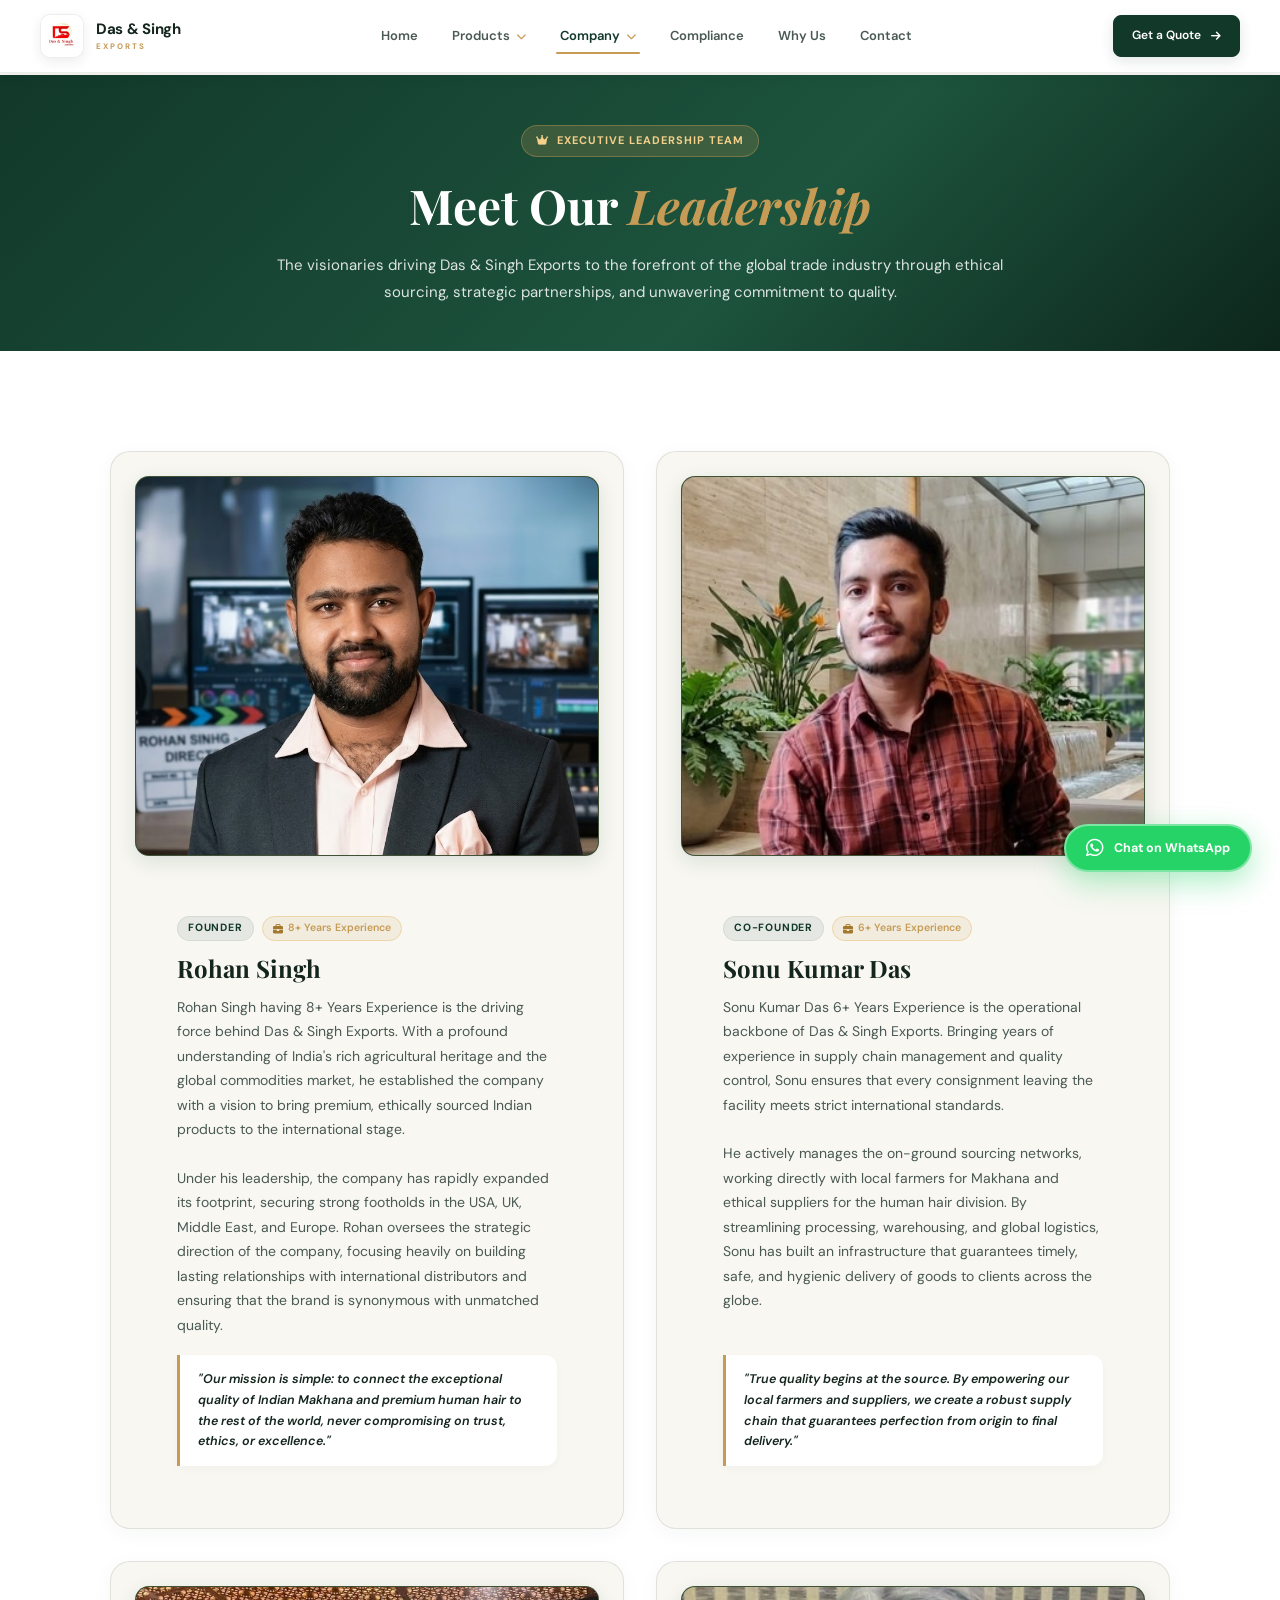
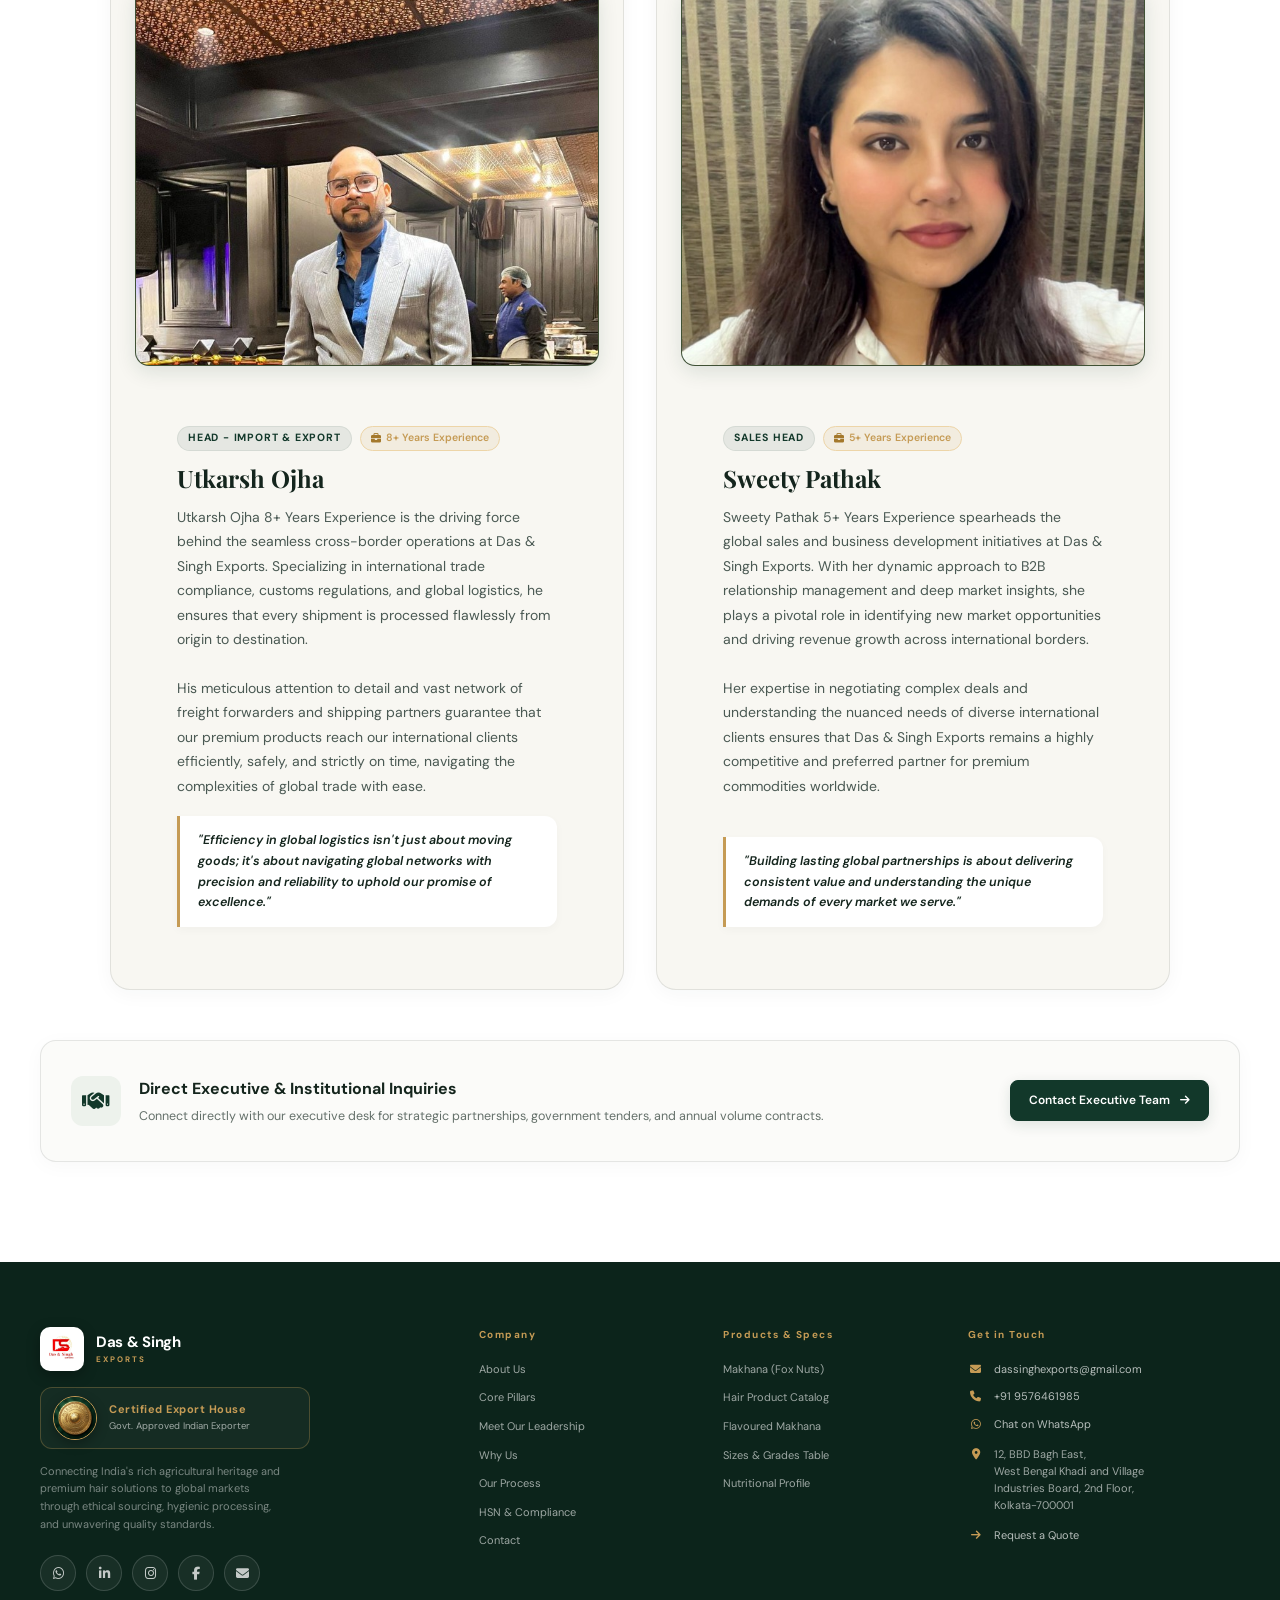
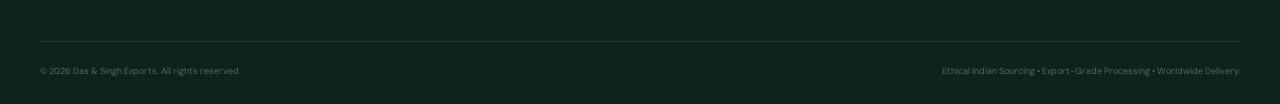
<file: leadership.html>
<!DOCTYPE html>
<html lang="en">
<head>
    <meta charset="UTF-8">
    <meta name="viewport" content="width=device-width, initial-scale=1.0">
    <title>Executive Leadership Team — Das &amp; Singh Exports</title>
    <meta name="description" content="Meet the visionary leadership team behind Das &amp; Singh Exports. Driving ethical global trade in premium Indian Makhana (Fox Nuts) and 100% natural Human Hair.">
    <meta name="keywords" content="Das and Singh Exports Leadership, Rohan Singh, Sonu Kumar Das, Utkarsh Ojha, Sweety Pathak, Indian Exporters, Global Trade Executives">

    <!-- Open Graph / Social Sharing -->
    <meta property="og:type" content="website">
    <meta property="og:title" content="Executive Leadership — Das &amp; Singh Exports">
    <meta property="og:description" content="Meet the visionary leadership team driving Das &amp; Singh Exports to the forefront of global commodity trade.">
    <meta property="og:image" content="images/rohan-singh.jpg">
    <meta property="og:url" content="https://dassinghexports.com/leadership.html">

    <link rel="canonical" href="https://dassinghexports.com/leadership.html">
    <link rel="apple-touch-icon" href="images/logo.png">
    <link rel="icon" type="image/png" href="images/logo.png">

    <!-- Google Fonts & Font Awesome -->
    <link rel="preconnect" href="https://fonts.googleapis.com">
    <link rel="preconnect" href="https://fonts.gstatic.com" crossorigin>
    <link href="https://fonts.googleapis.com/css2?family=DM+Sans:wght@400;500;600;700&family=Playfair+Display:wght@500;600;700&display=swap" rel="stylesheet">
    <link rel="stylesheet" href="https://cdnjs.cloudflare.com/ajax/libs/font-awesome/6.5.2/css/all.min.css">

    <link rel="canonical" href="https://dasandsinghexport.com/leadership.html">
    <link rel="apple-touch-icon" href="images/logo.png">
    <link rel="icon" type="image/png" href="images/logo.png">
    <link rel="stylesheet" href="style.css">
</head>

<body>

<!-- ================= FIXED HEADER ================= -->

<header class="site-header" id="siteHeader">


    <!-- NAVBAR -->
    <nav class="navbar" id="navbar">
        <div class="container nav-container">

            <a href="index.html" class="logo" title="Back to Home" aria-label="Das &amp; Singh Exports - Home">
                <img src="images/logo.png" alt="Das &amp; Singh Exports Logo" class="logo-img">
                <span class="logo-text">
                    <strong>Das &amp; Singh</strong>
                    <small>EXPORTS</small>
                </span>
            </a>

            <nav class="nav-menu" id="navMenu">
                <a href="index.html#home" class="nav-link">Home</a>

                <!-- Products Dropdown -->
                <div class="nav-dropdown">
                    <button type="button" class="nav-dropdown-toggle">
                        <span>Products</span>
                        <i class="fa-solid fa-chevron-down"></i>
                    </button>
                    <div class="nav-dropdown-menu">
                        <a href="index.html#products" class="dropdown-item">
                            <i class="fa-solid fa-seedling"></i>
                            <div>
                                <strong>Makhana (Fox Nuts)</strong>
                                <small>Export Grade 4, 5 &amp; 6+ Suta</small>
                            </div>
                        </a>
                        <a href="hair-products.html" class="dropdown-item">
                            <i class="fa-solid fa-wand-magic-sparkles"></i>
                            <div>
                                <strong>Human Hair Catalog</strong>
                                <small>100% Virgin Remy &amp; Extensions</small>
                            </div>
                        </a>
                        <a href="grades-nutrition.html" class="dropdown-item">
                            <i class="fa-solid fa-chart-simple"></i>
                            <div>
                                <strong>Grades &amp; Nutritional Specs</strong>
                                <small>Lab Analysis &amp; Sizing Matrix</small>
                            </div>
                        </a>
                    </div>
                </div>

                <!-- Company Dropdown -->
                <div class="nav-dropdown active">
                    <button type="button" class="nav-dropdown-toggle">
                        <span>Company</span>
                        <i class="fa-solid fa-chevron-down"></i>
                    </button>
                    <div class="nav-dropdown-menu">
                        <a href="index.html#about" class="dropdown-item">
                            <i class="fa-solid fa-building"></i>
                            <div>
                                <strong>About Us</strong>
                                <small>Heritage, Quality &amp; Global Trade</small>
                            </div>
                        </a>
                        <a href="leadership.html" class="dropdown-item active">
                            <i class="fa-solid fa-user-tie"></i>
                            <div>
                                <strong>Executive Leadership</strong>
                                <small>Meet Our Visionary Founders</small>
                            </div>
                        </a>
                        <a href="index.html#pillars" class="dropdown-item">
                            <i class="fa-solid fa-landmark"></i>
                            <div>
                                <strong>Core Pillars</strong>
                                <small>Quality, Transparency &amp; Reach</small>
                            </div>
                        </a>
                        <a href="index.html#certifications" class="dropdown-item">
                            <i class="fa-solid fa-certificate"></i>
                            <div>
                                <strong>Certifications &amp; Trust</strong>
                                <small>APEDA, FSSAI, IEC, GST Registered</small>
                            </div>
                        </a>
                    </div>
                </div>

                <a href="index.html#compliance" class="nav-link">Compliance</a>
                <a href="index.html#why-us" class="nav-link">Why Us</a>
                <a href="index.html#contact" class="nav-link">Contact</a>

                <a href="index.html#quote" class="mobile-quote">
                    Get a Quote
                </a>
            </nav>

            <a href="index.html#quote" class="btn btn-small desktop-quote">
                <span>Get a Quote</span>
                <i class="fa-solid fa-arrow-right"></i>
            </a>

            <button class="menu-btn" id="menuBtn" aria-label="Open menu">
                <i class="fa-solid fa-bars"></i>
            </button>

        </div>
    </nav>

</header>


<!-- ================= HERO BANNER ================= -->

<section class="section" style="background: linear-gradient(135deg, #12382a 0%, #1d543d 60%, #0d261c 100%); color: white; padding: 50px 0 45px;">
    <div class="container">
        <div style="max-width: 840px; margin: 0 auto; text-align: center;">
            
            <div style="display: inline-flex; align-items: center; gap: 8px; background: rgba(197, 155, 85, 0.2); border: 1px solid rgba(197, 155, 85, 0.4); padding: 6px 14px; border-radius: 20px; font-size: 11px; font-weight: 700; color: #f4d08a; text-transform: uppercase; letter-spacing: 1px; margin-bottom: 20px;">
                <i class="fa-solid fa-crown"></i>
                <span>EXECUTIVE LEADERSHIP TEAM</span>
            </div>

            <h1 style="font-family: 'Playfair Display', serif; font-size: clamp(32px, 5vw, 48px); line-height: 1.2; margin-bottom: 18px; color: #ffffff;">
                Meet Our <span style="color: var(--gold); font-style: italic;">Leadership</span>
            </h1>

            <p style="font-size: 15px; color: rgba(255, 255, 255, 0.85); line-height: 1.8; max-width: 740px; margin: 0 auto;">
                The visionaries driving Das &amp; Singh Exports to the forefront of the global trade industry through ethical sourcing, strategic partnerships, and unwavering commitment to quality.
            </p>

        </div>
    </div>
</section>


<!-- ================= LEADERSHIP GRID SECTION ================= -->

<section class="section leadership-section" style="padding-top: 50px; background: #ffffff;">

    <div class="container">

        <div class="leadership-grid">

            <!-- Leader 1: Rohan Singh -->
            <div class="leader-card">

                <div class="leader-visual">
                    <img src="images/rohan-singh.jpg" alt="Rohan Singh - Founder, Das &amp; Singh Exports" class="leader-img">
                </div>

                <div class="leader-content">
                    <div class="leader-tags">
                        <span class="leader-role-tag">FOUNDER</span>
                        <span class="leader-exp-tag"><i class="fa-solid fa-briefcase"></i> 8+ Years Experience</span>
                    </div>

                    <h3 class="leader-name">Rohan Singh</h3>

                    <div class="leader-body">
                        <p>
                            Rohan Singh having 8+ Years Experience is the driving force behind Das &amp; Singh Exports. With a profound understanding of India's rich agricultural heritage and the global commodities market, he established the company with a vision to bring premium, ethically sourced Indian products to the international stage.
                        </p>
                        <p>
                            Under his leadership, the company has rapidly expanded its footprint, securing strong footholds in the USA, UK, Middle East, and Europe. Rohan oversees the strategic direction of the company, focusing heavily on building lasting relationships with international distributors and ensuring that the brand is synonymous with unmatched quality.
                        </p>
                    </div>

                    <div class="leader-quote">
                        <blockquote>
                            "Our mission is simple: to connect the exceptional quality of Indian Makhana and premium human hair to the rest of the world, never compromising on trust, ethics, or excellence."
                        </blockquote>
                    </div>
                </div>

            </div>


            <!-- Leader 2: Sonu Kumar Das -->
            <div class="leader-card">

                <div class="leader-visual">
                    <img src="images/sonu-kumar-das.jpg" alt="Sonu Kumar Das - Co-Founder, Das &amp; Singh Exports" class="leader-img">
                </div>

                <div class="leader-content">
                    <div class="leader-tags">
                        <span class="leader-role-tag">CO-FOUNDER</span>
                        <span class="leader-exp-tag"><i class="fa-solid fa-briefcase"></i> 6+ Years Experience</span>
                    </div>

                    <h3 class="leader-name">Sonu Kumar Das</h3>

                    <div class="leader-body">
                        <p>
                            Sonu Kumar Das 6+ Years Experience is the operational backbone of Das &amp; Singh Exports. Bringing years of experience in supply chain management and quality control, Sonu ensures that every consignment leaving the facility meets strict international standards.
                        </p>
                        <p>
                            He actively manages the on-ground sourcing networks, working directly with local farmers for Makhana and ethical suppliers for the human hair division. By streamlining processing, warehousing, and global logistics, Sonu has built an infrastructure that guarantees timely, safe, and hygienic delivery of goods to clients across the globe.
                        </p>
                    </div>

                    <div class="leader-quote">
                        <blockquote>
                            "True quality begins at the source. By empowering our local farmers and suppliers, we create a robust supply chain that guarantees perfection from origin to final delivery."
                        </blockquote>
                    </div>
                </div>

            </div>


            <!-- Leader 3: Utkarsh Ojha -->
            <div class="leader-card">

                <div class="leader-visual">
                    <img src="images/utkarsh-ojha.jpg" alt="Utkarsh Ojha - Head of Import &amp; Export, Das &amp; Singh Exports" class="leader-img">
                </div>

                <div class="leader-content">
                    <div class="leader-tags">
                        <span class="leader-role-tag">HEAD - IMPORT &amp; EXPORT</span>
                        <span class="leader-exp-tag"><i class="fa-solid fa-briefcase"></i> 8+ Years Experience</span>
                    </div>

                    <h3 class="leader-name">Utkarsh Ojha</h3>

                    <div class="leader-body">
                        <p>
                            Utkarsh Ojha 8+ Years Experience is the driving force behind the seamless cross-border operations at Das &amp; Singh Exports. Specializing in international trade compliance, customs regulations, and global logistics, he ensures that every shipment is processed flawlessly from origin to destination.
                        </p>
                        <p>
                            His meticulous attention to detail and vast network of freight forwarders and shipping partners guarantee that our premium products reach our international clients efficiently, safely, and strictly on time, navigating the complexities of global trade with ease.
                        </p>
                    </div>

                    <div class="leader-quote">
                        <blockquote>
                            "Efficiency in global logistics isn't just about moving goods; it's about navigating global networks with precision and reliability to uphold our promise of excellence."
                        </blockquote>
                    </div>
                </div>

            </div>


            <!-- Leader 4: Sweety Pathak -->
            <div class="leader-card">

                <div class="leader-visual">
                    <img src="images/sweety-pathak.jpg" alt="Sweety Pathak - Sales Head, Das &amp; Singh Exports" class="leader-img">
                </div>

                <div class="leader-content">
                    <div class="leader-tags">
                        <span class="leader-role-tag">SALES HEAD</span>
                        <span class="leader-exp-tag"><i class="fa-solid fa-briefcase"></i> 5+ Years Experience</span>
                    </div>

                    <h3 class="leader-name">Sweety Pathak</h3>

                    <div class="leader-body">
                        <p>
                            Sweety Pathak 5+ Years Experience spearheads the global sales and business development initiatives at Das &amp; Singh Exports. With her dynamic approach to B2B relationship management and deep market insights, she plays a pivotal role in identifying new market opportunities and driving revenue growth across international borders.
                        </p>
                        <p>
                            Her expertise in negotiating complex deals and understanding the nuanced needs of diverse international clients ensures that Das &amp; Singh Exports remains a highly competitive and preferred partner for premium commodities worldwide.
                        </p>
                    </div>

                    <div class="leader-quote">
                        <blockquote>
                            "Building lasting global partnerships is about delivering consistent value and understanding the unique demands of every market we serve."
                        </blockquote>
                    </div>
                </div>

            </div>

        </div>


        <!-- Executive Connect Highlight Card -->
        <div style="background: #fbfbf9; border: 1px solid var(--border); border-radius: 16px; padding: 35px 30px; margin-top: 50px; display: flex; align-items: center; justify-content: space-between; gap: 25px; flex-wrap: wrap; box-shadow: 0 4px 20px rgba(0,0,0,0.03);">
            <div style="display: flex; align-items: center; gap: 18px;">
                <div style="width: 50px; height: 50px; border-radius: 12px; background: #edf2ec; color: var(--green); display: grid; place-items: center; font-size: 22px; flex-shrink: 0;">
                    <i class="fa-solid fa-handshake"></i>
                </div>
                <div>
                    <h4 style="font-size: 16px; color: var(--dark); margin-bottom: 4px;">Direct Executive &amp; Institutional Inquiries</h4>
                    <p style="font-size: 12.5px; color: var(--text); margin: 0;">Connect directly with our executive desk for strategic partnerships, government tenders, and annual volume contracts.</p>
                </div>
            </div>
            <a href="index.html#quote" class="btn btn-small">
                <span>Contact Executive Team</span>
                <i class="fa-solid fa-arrow-right"></i>
            </a>
        </div>

    </div>

</section>


<!-- ================= FOOTER ================= -->

<footer class="footer" id="contact">

    <div class="container">

        <div class="footer-main">

            <div class="footer-brand">

                <a href="index.html" class="logo footer-logo" title="Back to Home" aria-label="Das &amp; Singh Exports - Back to Home">

                    <img src="images/logo.png" alt="Das &amp; Singh Exports Logo" class="logo-img footer-logo-img">

                    <span class="logo-text">
                        <strong>Das &amp; Singh</strong>
                        <small>EXPORTS</small>
                    </span>

                </a>

                <div class="footer-seal-card">
                    <img src="images/footer-seal.jpg" alt="Das & Singh Exports Certified Global Export House India Seal" class="footer-seal-img">
                    <div class="footer-seal-text">
                        <strong>Certified Export House</strong>
                        <span>Govt. Approved Indian Exporter</span>
                    </div>
                </div>

                <p>
                    Connecting India's rich agricultural heritage and premium hair solutions to global markets through ethical sourcing, hygienic processing, and unwavering quality standards.
                </p>

                <div class="socials">

                    <a href="https://wa.me/919576461985?text=Hello%20Das%20%26%20Singh%20Exports%2C%20I%20am%20interested%20in%20an%20export%20inquiry." target="_blank" rel="noopener noreferrer" aria-label="WhatsApp">
                        <i class="fa-brands fa-whatsapp"></i>
                    </a>

                    <a href="https://www.linkedin.com/in/das-and-singh-exports-758973398/" target="_blank" rel="noopener noreferrer" aria-label="LinkedIn">
                        <i class="fa-brands fa-linkedin-in"></i>
                    </a>

                    <a href="https://www.instagram.com/dassinghexports?igsi=MWdkbmQwMXVxM3c1cg==" target="_blank" rel="noopener noreferrer" aria-label="Instagram">
                        <i class="fa-brands fa-instagram"></i>
                    </a>

                    <a href="https://www.facebook.com/share/1EhcAVjhFJ/" target="_blank" rel="noopener noreferrer" aria-label="Facebook">
                        <i class="fa-brands fa-facebook-f"></i>
                    </a>

                    <a href="mailto:dassinghexports@gmail.com" aria-label="Email">
                        <i class="fa-solid fa-envelope"></i>
                    </a>

                </div>

            </div>


            <div class="footer-column">

                <h4>Company</h4>

                <a href="index.html#about">About Us</a>
                <a href="index.html#pillars">Core Pillars</a>
                <a href="leadership.html">Meet Our Leadership</a>
                <a href="index.html#why-us">Why Us</a>
                <a href="index.html#process">Our Process</a>
                <a href="index.html#compliance">HSN &amp; Compliance</a>
                <a href="index.html#contact">Contact</a>

            </div>


            <div class="footer-column">

                <h4>Products &amp; Specs</h4>

                <a href="index.html#products">Makhana (Fox Nuts)</a>
                <a href="hair-products.html">Hair Product Catalog</a>
                <a href="index.html#products">Flavoured Makhana</a>
                <a href="grades-nutrition.html">Sizes &amp; Grades Table</a>
                <a href="grades-nutrition.html">Nutritional Profile</a>

            </div>


            <div class="footer-column contact-column">

                <h4>Get in Touch</h4>

                <a href="mailto:dassinghexports@gmail.com" class="contact-link">
                    <i class="fa-solid fa-envelope"></i>
                    <span>dassinghexports@gmail.com</span>
                </a>

                <a href="tel:+919576461985" class="contact-link">
                    <i class="fa-solid fa-phone"></i>
                    <span>+91 9576461985</span>
                </a>

                <a href="https://wa.me/919576461985" target="_blank" rel="noopener noreferrer" class="contact-link">
                    <i class="fa-brands fa-whatsapp"></i>
                    <span>Chat on WhatsApp</span>
                </a>

                <div class="footer-address">
                    <i class="fa-solid fa-location-dot"></i>
                    <span>
                        12, BBD Bagh East,<br>
                        West Bengal Khadi and Village<br>
                        Industries Board, 2nd Floor,<br>
                        Kolkata-700001
                    </span>
                </div>

                <a href="index.html#quote" class="contact-link quote-link">
                    <i class="fa-solid fa-arrow-right"></i>
                    <span>Request a Quote</span>
                </a>

            </div>

        </div>


        <!-- FOOTER BOTTOM -->

        <div class="footer-bottom">

            <span>
                © <span id="year"></span>
                Das &amp; Singh Exports. All rights reserved.
            </span>

            <span>
                Ethical Indian Sourcing • Export-Grade Processing • Worldwide Delivery.
            </span>

        </div>

    </div>

</footer>


<!-- ================= FLOATING WHATSAPP CTA ================= -->

<a href="https://wa.me/919576461985?text=Hello%20Das%20%26%20Singh%20Exports%2C%20I%20am%20interested%20in%20an%20export%20inquiry." target="_blank" rel="noopener noreferrer" class="floating-whatsapp" aria-label="Chat with Das &amp; Singh Exports on WhatsApp" id="floatingWhatsapp">
    <i class="fa-brands fa-whatsapp"></i>
    <span class="floating-wa-text">Chat on WhatsApp</span>
</a>

<script src="script.js"></script>

</body>
</html>
</file>
<file: style.css>
/* =========================================
   RESET
========================================= */

* {
    margin: 0;
    padding: 0;
    box-sizing: border-box;
}

html {
    scroll-behavior: smooth;
    overflow-x: hidden;
}

body {
    font-family: "DM Sans", sans-serif;
    background: #f8f7f2;
    color: #14251d;
    line-height: 1.6;
    overflow-x: hidden;
    padding-top: 75px;
}

a {
    color: inherit;
    text-decoration: none;
}

button,
input,
textarea,
select {
    font: inherit;
}

button {
    cursor: pointer;
}

section[id],
footer[id],
header[id] {
    scroll-margin-top: 80px;
}

.container {
    width: min(1180px, calc(100% - 40px));
    margin: auto;
}

/* =========================================
   TOAST NOTIFICATION
========================================= */

.toast {
    position: fixed;
    bottom: 30px;
    right: 30px;
    background: #ffffff;
    border-left: 4px solid var(--green);
    border-radius: 12px;
    padding: 16px 22px;
    display: flex;
    align-items: center;
    gap: 14px;
    box-shadow: 0 15px 45px rgba(0, 0, 0, 0.15);
    z-index: 9999;
    transform: translateY(120px);
    opacity: 0;
    pointer-events: none;
    transition: transform 0.4s cubic-bezier(0.175, 0.885, 0.32, 1.275), opacity 0.4s ease;
    border: 1px solid rgba(20, 37, 29, 0.08);
    max-width: 420px;
}

.toast.show {
    transform: translateY(0);
    opacity: 1;
    pointer-events: auto;
}

.toast i {
    font-size: 24px;
    color: var(--green);
    flex-shrink: 0;
}

.toast div {
    display: flex;
    flex-direction: column;
    gap: 2px;
}

.toast strong {
    font-size: 14px;
    color: var(--dark);
}

.toast span {
    font-size: 12px;
    color: var(--text);
    line-height: 1.4;
}


/* =========================================
   VARIABLES
========================================= */

:root {
    --green: #12382a;
    --green-light: #1d543d;
    --cream: #f8f7f2;
    --cream-dark: #eeece2;
    --gold: #c59b55;
    --dark: #14251d;
    --text: #64706a;
    --white: #ffffff;
    --border: rgba(20, 37, 29, 0.1);
}


/* =========================================
   FIXED SITE HEADER
========================================= */

.site-header {
    position: fixed;
    top: 0;
    left: 0;
    right: 0;
    width: 100%;
    z-index: 9999;
    background: #ffffff;
    box-shadow: 0 2px 15px rgba(0, 0, 0, 0.06);
    transition: all 0.3s ease;
}


/* =========================================
   NAVBAR
========================================= */

.navbar {
    width: 100%;
    padding: 14px 0;
    background: #ffffff;
    border-bottom: 1px solid rgba(20, 37, 29, 0.08);
    transition: all 0.3s ease;
}

.site-header.scrolled {
    box-shadow: 0 6px 25px rgba(0, 0, 0, 0.1);
}

.site-header.scrolled .navbar {
    padding: 10px 0;
}

.nav-container {
    display: flex;
    align-items: center;
    justify-content: space-between;
    gap: 20px;
}

.logo {
    display: flex;
    align-items: center;
    gap: 12px;
    flex-shrink: 0;
    cursor: pointer;
    user-select: none;
    transition: opacity 0.2s ease, transform 0.2s ease;
}

.logo:hover {
    opacity: 0.92;
}

.logo-img {
    width: 44px;
    height: 44px;
    object-fit: contain;
    border-radius: 10px;
    background: white;
    box-shadow: 0 4px 12px rgba(20, 37, 29, 0.08);
    border: 1px solid rgba(20, 37, 29, 0.08);
    flex-shrink: 0;
    transition: transform 0.3s ease;
}

.logo:hover .logo-img {
    transform: scale(1.05);
}

.logo-mark {
    width: 44px;
    height: 44px;
    display: grid;
    place-items: center;
    background: var(--green);
    color: var(--white);
    border-radius: 10px;
    font-size: 12px;
    font-weight: 700;
    letter-spacing: -0.5px;
}

.logo-text {
    display: flex;
    flex-direction: column;
    line-height: 1.1;
}

.logo-text strong {
    font-size: 15px;
    font-weight: 700;
    letter-spacing: -0.3px;
    color: var(--dark);
}

.logo-text small {
    margin-top: 4px;
    color: var(--gold);
    font-size: 8px;
    font-weight: 700;
    letter-spacing: 2px;
}

.nav-menu {
    display: flex;
    align-items: center;
    gap: 26px;
}

.nav-link,
.nav-dropdown-toggle {
    position: relative;
    color: #4a5953;
    font-size: 13px;
    font-weight: 600;
    padding: 6px 4px;
    transition: color 0.25s ease;
    white-space: nowrap;
    display: inline-flex;
    align-items: center;
    gap: 6px;
    background: transparent;
    border: none;
    cursor: pointer;
    font-family: inherit;
}

.nav-link:hover,
.nav-link.active,
.nav-dropdown:hover .nav-dropdown-toggle,
.nav-dropdown.active .nav-dropdown-toggle {
    color: var(--green);
}

.nav-dropdown-toggle i {
    font-size: 10px;
    color: var(--gold);
    transition: transform 0.25s ease;
}

.nav-dropdown:hover .nav-dropdown-toggle i {
    transform: rotate(180deg);
}

.nav-link::after,
.nav-dropdown-toggle::after {
    content: "";
    position: absolute;
    left: 0;
    right: 0;
    bottom: -2px;
    height: 2px;
    background: var(--gold);
    transform: scaleX(0);
    transform-origin: center;
    transition: transform 0.25s ease;
    border-radius: 2px;
}

.nav-link:hover::after,
.nav-link.active::after,
.nav-dropdown:hover .nav-dropdown-toggle::after,
.nav-dropdown.active .nav-dropdown-toggle::after {
    transform: scaleX(1);
}

/* Dropdown Menu Container */
.nav-dropdown {
    position: relative;
    display: inline-block;
}

.nav-dropdown-menu {
    position: absolute;
    top: calc(100% + 14px);
    left: 50%;
    transform: translateX(-50%) translateY(8px);
    background: #ffffff;
    border: 1px solid rgba(18, 56, 42, 0.1);
    border-radius: 14px;
    box-shadow: 0 15px 40px rgba(0, 0, 0, 0.12), 0 0 1px rgba(0, 0, 0, 0.1);
    padding: 8px;
    min-width: 275px;
    opacity: 0;
    visibility: hidden;
    transition: all 0.25s cubic-bezier(0.16, 1, 0.3, 1);
    z-index: 1000;
}

.nav-dropdown-menu::before {
    content: "";
    position: absolute;
    top: -14px;
    left: 0;
    right: 0;
    height: 16px;
}

.nav-dropdown:hover .nav-dropdown-menu,
.nav-dropdown:focus-within .nav-dropdown-menu {
    opacity: 1;
    visibility: visible;
    transform: translateX(-50%) translateY(0);
}

.dropdown-item {
    display: flex;
    align-items: center;
    gap: 12px;
    padding: 10px 12px;
    border-radius: 9px;
    color: var(--dark);
    text-decoration: none;
    transition: background 0.2s ease, transform 0.2s ease;
}

.dropdown-item:hover,
.dropdown-item.active {
    background: #edf2ec;
    transform: translateX(3px);
}

.dropdown-item i {
    width: 32px;
    height: 32px;
    border-radius: 8px;
    background: rgba(18, 56, 42, 0.08);
    color: var(--green);
    display: grid;
    place-items: center;
    font-size: 13px;
    flex-shrink: 0;
    transition: background 0.2s ease, color 0.2s ease;
}

.dropdown-item:hover i,
.dropdown-item.active i {
    background: var(--green);
    color: var(--gold);
}

.dropdown-item div {
    display: flex;
    flex-direction: column;
}

.dropdown-item strong {
    font-size: 13px;
    font-weight: 600;
    color: var(--dark);
    line-height: 1.25;
}

.dropdown-item small {
    font-size: 10.5px;
    color: var(--text);
    margin-top: 2px;
}

.btn {
    display: inline-flex;
    align-items: center;
    justify-content: center;
    gap: 10px;
    padding: 14px 24px;
    border-radius: 10px;
    background: var(--green);
    color: var(--white);
    font-size: 13px;
    font-weight: 600;
    border: 1px solid var(--green);
    position: relative;
    overflow: hidden;
    transition: all 0.3s ease;
    box-shadow: 0 4px 14px rgba(18, 56, 42, 0.12);
}

.btn:hover {
    background: var(--green-light);
    transform: translateY(-2px);
    box-shadow: 0 12px 28px rgba(18, 56, 42, 0.2);
}

.btn i {
    font-size: 11px;
    transition: transform 0.25s ease;
}

.btn:hover i {
    transform: translateX(3px);
}

.btn-small {
    padding: 10px 18px;
    font-size: 12px;
    border-radius: 8px;
}

.btn-outline {
    background: rgba(255, 255, 255, 0.6);
    backdrop-filter: blur(8px);
    color: var(--green);
    border: 1px solid rgba(18, 56, 42, 0.2);
    box-shadow: none;
}

.btn-outline:hover {
    background: var(--green);
    color: var(--white);
    border-color: var(--green);
}

.menu-btn,
.mobile-quote {
    display: none;
}


/* =========================================
   HERO
========================================= */

.hero {
    position: relative;
    min-height: auto;
    display: flex;
    align-items: center;
    padding: 50px 0 55px;
    overflow: hidden;
}

.hero-bg {
    position: absolute;
    inset: 0;
    background:
        radial-gradient(
            circle at 80% 30%,
            rgba(197, 155, 85, 0.18),
            transparent 32%
        ),
        radial-gradient(
            circle at 10% 80%,
            rgba(29, 84, 61, 0.1),
            transparent 35%
        );
    pointer-events: none;
}

.hero-grid {
    display: grid;
    grid-template-columns: 1.05fr 0.95fr;
    align-items: center;
    gap: 45px;
    position: relative;
    z-index: 2;
}

.eyebrow,
.section-tag {
    color: var(--gold);
    font-size: 10px;
    font-weight: 700;
    letter-spacing: 2px;
}

.eyebrow {
    display: inline-flex;
    align-items: center;
    gap: 9px;
    margin-bottom: 16px;
    background: rgba(197, 155, 85, 0.1);
    border: 1px solid rgba(197, 155, 85, 0.3);
    padding: 5px 12px;
    border-radius: 30px;
}

.eyebrow-text {
    color: var(--green);
    font-size: 10.5px;
    font-weight: 700;
    letter-spacing: 1.5px;
}

.pulse {
    width: 8px;
    height: 8px;
    background: var(--gold);
    border-radius: 50%;
    box-shadow: 0 0 0 4px rgba(197, 155, 85, 0.2);
    animation: pulseGlow 2s infinite;
}

@keyframes pulseGlow {
    0%, 100% {
        box-shadow: 0 0 0 3px rgba(197, 155, 85, 0.3);
    }
    50% {
        box-shadow: 0 0 0 7px rgba(197, 155, 85, 0.05);
    }
}

.hero h1 {
    max-width: 650px;
    font-family: "Playfair Display", serif;
    font-size: clamp(38px, 4.4vw, 56px);
    line-height: 1.08;
    letter-spacing: -1.6px;
    font-weight: 700;
    color: var(--dark);
}

.hero h1 span,
.hero-highlight,
.section-heading h2 span,
.about-content h2 span,
.center-heading h2 span,
.global-content h2 span,
.quote-content h2 span {
    color: var(--green-light);
    font-style: italic;
    background: linear-gradient(135deg, var(--green), var(--gold));
    -webkit-background-clip: text;
    -webkit-text-fill-color: transparent;
    display: inline-block;
    padding-right: 0.15em;
    padding-left: 0.02em;
    overflow: visible;
}

.hero-content > p {
    max-width: 540px;
    margin: 16px 0 24px;
    color: var(--text);
    font-size: 14.5px;
    line-height: 1.7;
}

.hero-buttons {
    display: flex;
    gap: 12px;
    flex-wrap: wrap;
}

.hero-trust {
    display: flex;
    align-items: center;
    gap: 14px;
    margin-top: 36px;
    flex-wrap: wrap;
}

.trust-pill {
    display: inline-flex;
    align-items: center;
    gap: 8px;
    background: rgba(255, 255, 255, 0.75);
    backdrop-filter: blur(8px);
    -webkit-backdrop-filter: blur(8px);
    border: 1px solid rgba(20, 37, 29, 0.09);
    padding: 8px 14px;
    border-radius: 30px;
    color: #4a5953;
    font-size: 11.5px;
    font-weight: 600;
    box-shadow: 0 2px 8px rgba(0, 0, 0, 0.02);
    transition: transform 0.25s ease, border-color 0.25s ease;
}

.trust-pill:hover {
    transform: translateY(-2px);
    border-color: var(--gold);
}

.trust-pill i {
    color: var(--gold);
    font-size: 11px;
}


/* Hero visual */

.hero-visual {
    height: 520px;
    position: relative;
}

.main-image {
    position: absolute;
    top: 10px;
    right: 0;
    width: 84%;
    height: 470px;
    overflow: hidden;
    border-radius: 170px 170px 18px 18px;
    background:
        linear-gradient(
            145deg,
            #c9b07e,
            #e5d8b9 40%,
            #496b56 100%
        );
    box-shadow: 0 30px 80px rgba(20, 37, 29, 0.18);
    border: 2px solid rgba(197, 155, 85, 0.3);
}

.hero-img {
    width: 100%;
    height: 100%;
    object-fit: cover;
    display: block;
    transition: transform 0.8s ease;
}

.main-image:hover .hero-img {
    transform: scale(1.05);
}

.hero-img-overlay {
    position: absolute;
    inset: 0;
    background: linear-gradient(
        180deg,
        rgba(18, 56, 42, 0.05) 0%,
        rgba(18, 56, 42, 0.45) 100%
    );
    pointer-events: none;
}

.image-label {
    position: absolute;
    left: 25px;
    bottom: 25px;
    padding: 13px 17px;
    display: flex;
    flex-direction: column;
    background: rgba(20, 37, 29, 0.85);
    backdrop-filter: blur(8px);
    color: white;
    border-radius: 10px;
    border: 1px solid rgba(197, 155, 85, 0.3);
    z-index: 2;
}

.image-label span {
    color: #c9b07e;
    font-size: 8px;
    letter-spacing: 2px;
}

.image-label strong {
    font-size: 14px;
}

.floating-card {
    position: absolute;
    display: flex;
    align-items: center;
    gap: 12px;
    padding: 14px 18px;
    background: rgba(255, 255, 255, 0.95);
    backdrop-filter: blur(10px);
    -webkit-backdrop-filter: blur(10px);
    border-radius: 14px;
    border: 1px solid rgba(20, 37, 29, 0.08);
    box-shadow: 0 20px 45px rgba(20, 37, 29, 0.12);
    z-index: 3;
}

.floating-card-primary {
    left: 0;
    bottom: 30px;
    animation: floatingPrimary 4s ease-in-out infinite;
}

.floating-card-secondary {
    right: -15px;
    top: 40px;
    animation: floatingSecondary 4.5s ease-in-out infinite;
}

.floating-icon {
    width: 42px;
    height: 42px;
    display: grid;
    place-items: center;
    border-radius: 50%;
    background: #edf1e9;
    color: var(--green);
    flex-shrink: 0;
}

.floating-icon-gold {
    width: 42px;
    height: 42px;
    display: grid;
    place-items: center;
    border-radius: 50%;
    background: rgba(197, 155, 85, 0.12);
    color: var(--gold);
    flex-shrink: 0;
    font-size: 16px;
}

.floating-card div:last-child {
    display: flex;
    flex-direction: column;
}

.floating-card strong {
    font-size: 12px;
    color: var(--dark);
}

.floating-card span {
    color: #7a827e;
    font-size: 10px;
}

.circle-decoration {
    position: absolute;
    right: -40px;
    top: 50px;
    width: 120px;
    height: 120px;
    border: 1px solid rgba(197, 155, 85, 0.45);
    border-radius: 50%;
}

@keyframes floatingPrimary {
    0%, 100% {
        transform: translateY(0);
    }
    50% {
        transform: translateY(-8px);
    }
}

@keyframes floatingSecondary {
    0%, 100% {
        transform: translateY(0);
    }
    50% {
        transform: translateY(8px);
    }
}


/* =========================================
   STATS
========================================= */

.stats {
    background: var(--green);
    color: white;
    padding: 26px 0;
}

.stats-grid {
    display: grid;
    grid-template-columns: repeat(4, 1fr);
}

.stat {
    display: flex;
    align-items: center;
    justify-content: center;
    gap: 13px;
    border-right: 1px solid rgba(255,255,255,0.12);
}

.stat:last-child {
    border-right: none;
}

.stat > i {
    color: var(--gold);
    font-size: 18px;
}

.stat div {
    display: flex;
    flex-direction: column;
}

.stat strong {
    font-size: 12px;
}

.stat span {
    color: rgba(255,255,255,0.55);
    font-size: 10px;
}


/* =========================================
   SECTIONS
========================================= */

.section {
    padding: 65px 0;
}

.section-heading {
    display: grid;
    grid-template-columns: 1fr 0.65fr;
    gap: 45px;
    align-items: end;
    margin-bottom: 38px;
}

.section-heading h2,
.center-heading h2,
.about-content h2,
.quote-content h2 {
    margin-top: 10px;
    font-family: "Playfair Display", serif;
    font-size: clamp(30px, 3.4vw, 42px);
    line-height: 1.15;
    letter-spacing: -1.2px;
}

.section-heading > p,
.center-heading > p {
    color: var(--text);
    font-size: 13.5px;
    line-height: 1.7;
    max-width: 440px;
}


/* =========================================
   PRODUCTS
========================================= */

.products-section {
    background: var(--cream);
}

.products-grid {
    display: grid;
    grid-template-columns: repeat(3, 1fr);
    gap: 22px;
}

.product-card {
    background: white;
    border-radius: 13px;
    overflow: hidden;
    border: 1px solid var(--border);
    transition: 0.4s ease;
    display: flex;
    flex-direction: column;
    height: 100%;
}

.product-card:hover {
    transform: translateY(-8px);
    box-shadow: 0 25px 60px rgba(20, 37, 29, 0.1);
}

.product-image {
    height: 250px;
    position: relative;
    overflow: hidden;
}

.product-card-img {
    width: 100%;
    height: 100%;
    object-fit: cover;
    display: block;
    transition: transform 0.6s cubic-bezier(0.16, 1, 0.3, 1);
}

.product-card:hover .product-card-img {
    transform: scale(1.08);
}

.product-img-overlay {
    position: absolute;
    inset: 0;
    background: linear-gradient(
        180deg,
        rgba(18, 56, 42, 0) 40%,
        rgba(18, 56, 42, 0.6) 100%
    );
    pointer-events: none;
}

.product-badge {
    position: absolute;
    z-index: 2;
    top: 18px;
    left: 18px;
    padding: 6px 9px;
    background: var(--green);
    color: white;
    font-size: 8px;
    letter-spacing: 1.5px;
    border-radius: 5px;
    font-weight: 700;
}

.product-icon {
    position: relative;
    z-index: 2;
    width: 100px;
    height: 100px;
    display: grid;
    place-items: center;
    border-radius: 50%;
    background: rgba(255,255,255,0.2);
    backdrop-filter: blur(5px);
    color: white;
    font-size: 42px;
}

.product-content {
    padding: 27px;
    display: flex;
    flex-direction: column;
    flex: 1;
}

.product-meta-tag {
    color: var(--gold);
    font-size: 8.5px;
    letter-spacing: 1.5px;
    font-weight: 700;
    margin-bottom: 6px;
    text-transform: uppercase;
}

.product-content h3 {
    margin: 6px 0 12px;
    font-family: "Playfair Display", serif;
    font-size: 22px;
    line-height: 1.25;
}

.product-content p {
    color: var(--text);
    font-size: 12.5px;
    line-height: 1.7;
    margin-bottom: 18px;
}

.product-process-steps {
    display: flex;
    flex-wrap: wrap;
    gap: 7px;
    margin-bottom: 20px;
}

.step-pill {
    display: inline-flex;
    align-items: center;
    gap: 6px;
    background: #f1f4f0;
    color: var(--green);
    font-size: 10.5px;
    font-weight: 600;
    padding: 5px 10px;
    border-radius: 6px;
    border: 1px solid rgba(18, 56, 42, 0.08);
}

.step-pill i {
    font-size: 10px;
    color: var(--gold);
}

.product-link {
    display: flex;
    align-items: center;
    justify-content: space-between;
    padding-top: 17px;
    border-top: 1px solid var(--border);
    font-size: 12px;
    font-weight: 700;
    color: var(--green);
    transition: color 0.2s ease, transform 0.2s ease;
    margin-top: auto;
}

.product-link:hover {
    color: var(--gold);
}

.product-link i {
    color: var(--gold);
    transition: transform 0.2s ease;
}

.product-link:hover i {
    transform: translateX(4px);
}


/* =========================================
   ABOUT
========================================= */

.about-section {
    background: white;
}

.about-grid {
    display: grid;
    grid-template-columns: 0.9fr 1fr;
    gap: 100px;
    align-items: center;
}

.about-visual {
    height: 500px;
    position: relative;
    display: flex;
    align-items: center;
}

.about-image-card {
    position: relative;
    width: 100%;
    height: 100%;
    border-radius: 18px;
    overflow: hidden;
    box-shadow: 0 25px 60px rgba(18, 56, 42, 0.16);
    border: 1px solid rgba(20, 37, 29, 0.08);
    z-index: 1;
}

.about-img {
    width: 100%;
    height: 100%;
    object-fit: cover;
    display: block;
    transition: transform 0.6s cubic-bezier(0.16, 1, 0.3, 1);
}

.about-image-card:hover .about-img {
    transform: scale(1.04);
}

.about-img-overlay {
    position: absolute;
    inset: 0;
    background: linear-gradient(
        180deg,
        rgba(18, 56, 42, 0.08) 0%,
        rgba(18, 56, 42, 0.55) 100%
    );
    pointer-events: none;
}

.about-badge-card {
    position: absolute;
    bottom: 25px;
    left: 25px;
    right: 25px;
    background: rgba(255, 255, 255, 0.95);
    backdrop-filter: blur(12px);
    border-radius: 12px;
    padding: 16px 20px;
    display: flex;
    align-items: center;
    gap: 14px;
    box-shadow: 0 15px 35px rgba(0, 0, 0, 0.15);
    border: 1px solid rgba(255, 255, 255, 0.8);
    z-index: 3;
}

.about-badge-icon {
    width: 44px;
    height: 44px;
    background: var(--green);
    color: var(--gold);
    border-radius: 10px;
    display: grid;
    place-items: center;
    font-size: 18px;
    flex-shrink: 0;
}

.about-badge-card small {
    display: block;
    color: var(--gold);
    font-size: 9px;
    font-weight: 700;
    letter-spacing: 1.5px;
    text-transform: uppercase;
}

.about-badge-card strong {
    font-family: "Playfair Display", serif;
    font-size: 16px;
    color: var(--dark);
    line-height: 1.2;
    display: block;
    margin-top: 2px;
}

.about-pattern {
    position: absolute;
    width: 180px;
    height: 180px;
    right: -25px;
    bottom: -25px;
    border: 1px solid var(--gold);
    border-radius: 50%;
    z-index: 0;
    pointer-events: none;
    opacity: 0.6;
}

.about-content > p {
    color: var(--text);
    font-size: 14px;
    line-height: 1.9;
    margin-top: 23px;
}

.about-points {
    display: grid;
    grid-template-columns: 1fr 1fr;
    gap: 14px;
    margin-top: 30px;
}

.about-points div {
    display: flex;
    align-items: center;
    gap: 10px;
    font-size: 11px;
    font-weight: 600;
}

.about-points i {
    width: 24px;
    height: 24px;
    display: grid;
    place-items: center;
    border-radius: 50%;
    background: #edf2ec;
    color: var(--green);
    font-size: 9px;
}


/* =========================================
   WHY US
========================================= */

.why-section {
    background: var(--cream-dark);
}

.center-heading {
    text-align: center;
    max-width: 700px;
    margin: auto auto 60px;
}

.center-heading > p {
    margin: 20px auto 0;
}

.features-grid {
    display: grid;
    grid-template-columns: repeat(4, 1fr);
    gap: 15px;
}

.feature-card {
    position: relative;
    padding: 30px 25px;
    background: white;
    border: 1px solid var(--border);
    border-radius: 10px;
    overflow: hidden;
    transition: 0.3s;
}

.feature-card:hover {
    transform: translateY(-6px);
    box-shadow: 0 20px 45px rgba(20,37,29,0.08);
}

.feature-number {
    position: absolute;
    right: 20px;
    top: 17px;
    font-size: 10px;
    color: #b4bbb7;
}

.feature-icon {
    width: 48px;
    height: 48px;
    display: grid;
    place-items: center;
    background: #edf2ec;
    color: var(--green);
    border-radius: 8px;
    margin-bottom: 22px;
}

.feature-card h3 {
    font-family: "Playfair Display", serif;
    font-size: 20px;
}

.feature-card p {
    color: var(--text);
    font-size: 11px;
    line-height: 1.8;
    margin-top: 10px;
}


/* =========================================
   MEET OUR LEADERSHIP
========================================= */

.leadership-section {
    background: #fbfbf9;
    position: relative;
    padding: 90px 0;
}

.leadership-grid {
    display: flex;
    flex-direction: column;
    gap: 36px;
    max-width: 1060px;
    margin: 0 auto;
}

.leader-card {
    background: #ffffff;
    border: 1px solid rgba(20, 37, 29, 0.08);
    border-top: 4px solid #851414;
    border-radius: 12px;
    overflow: hidden;
    display: grid;
    grid-template-columns: 340px 1fr;
    box-shadow: 0 8px 30px rgba(18, 56, 42, 0.04);
    transition: transform 0.3s ease, box-shadow 0.3s ease;
}

.leader-card:hover {
    transform: translateY(-4px);
    box-shadow: 0 18px 45px rgba(18, 56, 42, 0.09);
}

.leader-visual {
    position: relative;
    width: 100%;
    height: 100%;
    min-height: 380px;
    overflow: hidden;
    background: #eef2ef;
}

.leader-img {
    width: 100%;
    height: 100%;
    object-fit: cover;
    display: block;
    transition: transform 0.6s ease;
}

.leader-card:hover .leader-img {
    transform: scale(1.03);
}

.leader-card:nth-child(1) .leader-img {
    object-position: center 18%;
}

.leader-card:nth-child(2) .leader-img {
    object-position: center 15%;
}

.leader-card:nth-child(3) .leader-img {
    object-position: center 15%;
}

.leader-card:nth-child(4) .leader-img {
    object-position: center 20%;
}

.leader-content {
    padding: 38px 42px;
    display: flex;
    flex-direction: column;
    justify-content: center;
}

.leader-tags {
    display: flex;
    align-items: center;
    gap: 10px;
    flex-wrap: wrap;
    margin-bottom: 12px;
}

.leader-role-tag {
    background: #eaf1ed;
    color: #12382a;
    border-radius: 20px;
    padding: 5px 14px;
    font-size: 11px;
    font-weight: 700;
    letter-spacing: 0.8px;
    text-transform: uppercase;
    border: 1px solid rgba(18, 56, 42, 0.08);
}

.leader-exp-tag {
    background: #fdf6e9;
    color: #a4782b;
    border: 1px solid #edd5a8;
    border-radius: 20px;
    padding: 5px 14px;
    font-size: 11px;
    font-weight: 600;
    display: inline-flex;
    align-items: center;
    gap: 6px;
}

.leader-exp-tag i {
    color: #a4782b;
    font-size: 10.5px;
}

.leader-name {
    font-family: "Playfair Display", Georgia, serif;
    font-size: 28px;
    font-weight: 700;
    color: #111827;
    margin-top: 4px;
    margin-bottom: 16px;
    line-height: 1.2;
}

.leader-body p {
    font-size: 14px;
    color: #4a5953;
    line-height: 1.75;
    margin-bottom: 14px;
}

.leader-body p:last-child {
    margin-bottom: 0;
}

.leader-quote {
    margin-top: 24px;
    padding-left: 16px;
    border-left: 3.5px solid #851414;
}

.leader-quote blockquote {
    font-size: 13.5px;
    font-weight: 600;
    font-style: italic;
    color: #14251d;
    line-height: 1.65;
    margin: 0;
}

@media (max-width: 900px) {
    .leader-card {
        grid-template-columns: 1fr;
    }

    .leader-visual {
        height: 360px;
        min-height: 360px;
    }

    .leader-content {
        padding: 30px 24px;
    }
}

@media (max-width: 500px) {
    .leader-visual {
        height: 300px;
        min-height: 300px;
    }

    .leader-name {
        font-size: 24px;
    }
}


/* =========================================
   PROCESS
========================================= */

.process-section {
    background: white;
}

.process-grid {
    display: grid;
    grid-template-columns: 1fr auto 1fr auto 1fr auto 1fr;
    align-items: center;
}

.process-step {
    text-align: center;
}

.process-num,
.process-step > span {
    display: block;
    color: var(--gold);
    font-size: 10px;
    font-weight: 700;
    letter-spacing: 1px;
    margin-bottom: 12px;
}

.process-step > i {
    width: 62px;
    height: 62px;
    display: grid;
    place-items: center;
    margin: auto;
    border-radius: 50%;
    background: var(--green);
    color: white;
    font-size: 20px;
}

.process-step h3 {
    font-family: "Playfair Display", serif;
    font-size: 19px;
    margin-top: 16px;
}

.process-step p {
    max-width: 170px;
    margin: 8px auto 0;
    color: var(--text);
    font-size: 11px;
    line-height: 1.7;
}

.process-line {
    width: 45px;
    height: 1px;
    background: #d7dcd7;
}


/* =========================================
   GLOBAL SECTION
========================================= */

.global-section {
    position: relative;
    overflow: hidden;
    background: var(--green);
    color: white;
    padding: 55px 0 50px;
}

.global-content {
    text-align: center;
    position: relative;
    z-index: 2;
}

.global-content .section-tag {
    color: var(--gold);
    font-size: 11px;
    letter-spacing: 1px;
}

.global-content h2 {
    margin-top: 10px;
    font-family: "Playfair Display", serif;
    font-size: clamp(32px, 3.8vw, 44px);
    line-height: 1.15;
    letter-spacing: -1px;
}

.global-content h2 span {
    color: #d4c49c;
}

.global-content > p {
    color: rgba(255,255,255,0.72);
    margin-top: 12px;
    font-size: 13.5px;
    line-height: 1.6;
    max-width: 620px;
    margin-left: auto;
    margin-right: auto;
}

.global-glow {
    position: absolute;
    width: 450px;
    height: 450px;
    background: rgba(197,155,85,0.08);
    border-radius: 50%;
    top: -225px;
    left: 50%;
    transform: translateX(-50%);
    pointer-events: none;
}

.global-map-card {
    position: relative;
    width: 100%;
    max-width: 780px;
    height: 320px;
    margin: 28px auto 0;
    border: 1px solid rgba(197, 155, 85, 0.35);
    border-radius: 14px;
    overflow: hidden;
    box-shadow: 0 20px 50px rgba(0, 0, 0, 0.45), 0 0 30px rgba(197, 155, 85, 0.1);
    transition: transform 0.4s ease, box-shadow 0.4s ease, border-color 0.4s ease;
}

.global-map-card:hover {
    transform: translateY(-3px);
    box-shadow: 0 25px 60px rgba(0, 0, 0, 0.55), 0 0 40px rgba(197, 155, 85, 0.18);
    border-color: var(--gold);
}

.global-map-img {
    width: 100%;
    height: 100%;
    object-fit: cover;
    display: block;
    transition: transform 0.6s ease;
}

.global-map-card:hover .global-map-img {
    transform: scale(1.03);
}

.global-map-overlay {
    position: absolute;
    inset: 0;
    background: linear-gradient(180deg, rgba(18, 56, 42, 0.2) 0%, rgba(18, 56, 42, 0) 40%, rgba(18, 56, 42, 0.65) 100%);
    pointer-events: none;
}

.global-region-pills {
    position: absolute;
    top: 20px;
    right: 20px;
    display: flex;
    gap: 8px;
    flex-wrap: wrap;
    z-index: 2;
}

.region-pill {
    background: rgba(18, 56, 42, 0.85);
    backdrop-filter: blur(10px);
    -webkit-backdrop-filter: blur(10px);
    border: 1px solid rgba(197, 155, 85, 0.4);
    color: #ffffff;
    font-size: 10.5px;
    font-weight: 600;
    padding: 6px 12px;
    border-radius: 20px;
    display: inline-flex;
    align-items: center;
    gap: 6px;
    box-shadow: 0 4px 15px rgba(0, 0, 0, 0.3);
}

.region-pill i {
    color: var(--gold);
    font-size: 10px;
}

.global-origin-badge {
    position: absolute;
    bottom: 22px;
    left: 22px;
    background: rgba(18, 56, 42, 0.9);
    backdrop-filter: blur(12px);
    -webkit-backdrop-filter: blur(12px);
    border: 1px solid var(--gold);
    color: #ffffff;
    padding: 10px 18px;
    border-radius: 30px;
    font-size: 11.5px;
    display: inline-flex;
    align-items: center;
    gap: 10px;
    box-shadow: 0 6px 20px rgba(0, 0, 0, 0.4);
    z-index: 2;
}

.origin-pulse {
    width: 9px;
    height: 9px;
    background: var(--gold);
    border-radius: 50%;
    box-shadow: 0 0 0 0 rgba(197, 155, 85, 0.7);
    animation: originPulse 2s infinite;
}

@keyframes originPulse {
    0% {
        box-shadow: 0 0 0 0 rgba(197, 155, 85, 0.7);
    }
    70% {
        box-shadow: 0 0 0 10px rgba(197, 155, 85, 0);
    }
    100% {
        box-shadow: 0 0 0 0 rgba(197, 155, 85, 0);
    }
}


/* =========================================
   LEADERSHIP
========================================= */

.leadership-section {
    background: #ffffff;
    position: relative;
    padding: 100px 0;
}

.leadership-grid {
    display: grid;
    grid-template-columns: repeat(2, 1fr);
    gap: 32px;
    margin-top: 50px;
}

.leader-card {
    background: var(--cream);
    border: 1px solid var(--border);
    border-radius: 20px;
    padding: 24px;
    display: flex;
    flex-direction: column;
    justify-content: space-between;
    transition: transform 0.35s ease, box-shadow 0.35s ease, border-color 0.35s ease;
    position: relative;
    overflow: hidden;
    box-shadow: 0 4px 20px rgba(18, 56, 42, 0.04);
}

.leader-card::before {
    content: '';
    position: absolute;
    top: 0;
    left: 0;
    right: 0;
    height: 4px;
    background: linear-gradient(90deg, var(--gold), transparent 70%);
    opacity: 0;
    transition: opacity 0.35s ease;
}

.leader-card:hover {
    transform: translateY(-6px);
    box-shadow: 0 20px 45px rgba(18, 56, 42, 0.1);
    border-color: rgba(197, 155, 85, 0.45);
}

.leader-card:hover::before {
    opacity: 1;
}

.leader-visual {
    position: relative;
    border-radius: 14px;
    overflow: hidden;
    height: 270px;
    width: 100%;
    background: var(--green);
    border: 1px solid rgba(197, 155, 85, 0.25);
    box-shadow: 0 6px 20px rgba(18, 56, 42, 0.12);
    margin-bottom: 22px;
    flex-shrink: 0;
}

.leader-img {
    width: 100%;
    height: 100%;
    object-fit: cover;
    object-position: top center;
    display: block;
    transition: transform 0.5s ease;
}

.leader-card:hover .leader-img {
    transform: scale(1.04);
}

.leader-img-overlay {
    position: absolute;
    inset: 0;
    background: linear-gradient(180deg, rgba(0, 0, 0, 0) 50%, rgba(18, 56, 42, 0.7) 100%);
    pointer-events: none;
}

.leader-role-badge {
    position: absolute;
    bottom: 12px;
    left: 12px;
    background: rgba(18, 56, 42, 0.9);
    backdrop-filter: blur(10px);
    -webkit-backdrop-filter: blur(10px);
    border: 1px solid var(--gold);
    color: #ffffff;
    padding: 6px 12px;
    border-radius: 10px;
    font-size: 11px;
    font-weight: 700;
    display: inline-flex;
    align-items: center;
    gap: 7px;
    box-shadow: 0 4px 12px rgba(0, 0, 0, 0.3);
    z-index: 2;
}

.leader-role-badge i {
    color: var(--gold);
    font-size: 11px;
}

.leader-content {
    display: flex;
    flex-direction: column;
    flex-grow: 1;
    justify-content: space-between;
}

.leader-tags {
    display: flex;
    align-items: center;
    gap: 8px;
    flex-wrap: wrap;
    margin-bottom: 8px;
}

.leader-role-tag {
    font-size: 10.5px;
    font-weight: 700;
    text-transform: uppercase;
    letter-spacing: 0.8px;
    color: var(--green);
    background: rgba(18, 56, 42, 0.08);
    padding: 3px 10px;
    border-radius: 20px;
}

.leader-exp-tag {
    font-size: 10.5px;
    font-weight: 600;
    color: var(--gold);
    background: rgba(197, 155, 85, 0.12);
    padding: 3px 10px;
    border-radius: 20px;
    display: inline-flex;
    align-items: center;
    gap: 5px;
}

.leader-exp-tag i {
    font-size: 10px;
}

.leader-name {
    font-size: 24px;
    font-weight: 700;
    color: var(--dark);
    margin-bottom: 12px;
    line-height: 1.25;
}

.leader-body {
    display: flex;
    flex-direction: column;
    gap: 10px;
    color: var(--text);
    font-size: 13px;
    line-height: 1.75;
    margin-bottom: 18px;
}

.leader-quote {
    background: #ffffff;
    border-left: 3px solid var(--gold);
    border-radius: 0 12px 12px 0;
    padding: 14px 18px;
    margin-top: auto;
    position: relative;
    box-shadow: 0 3px 10px rgba(0, 0, 0, 0.03);
}

.leader-quote .quote-mark {
    color: var(--gold);
    font-size: 13px;
    margin-bottom: 4px;
    opacity: 0.8;
    display: block;
}

.leader-quote blockquote {
    font-size: 12.5px;
    font-style: italic;
    color: var(--dark);
    line-height: 1.65;
}


/* =========================================
   FAQ SECTION
========================================= */

.faq-section {
    background: #ffffff;
    border-top: 1px solid var(--border);
}

.faq-accordion-grid {
    display: flex;
    flex-direction: column;
    gap: 14px;
    max-width: 960px;
    margin: 0 auto;
}

.faq-item {
    background: #fbfbf9;
    border: 1px solid var(--border);
    border-radius: 12px;
    overflow: hidden;
    transition: border-color 0.25s ease, box-shadow 0.25s ease;
}

.faq-item:hover {
    border-color: rgba(18, 56, 42, 0.25);
    box-shadow: 0 4px 15px rgba(18, 56, 42, 0.04);
}

.faq-item.open {
    border-color: var(--green);
    background: #ffffff;
    box-shadow: 0 6px 20px rgba(18, 56, 42, 0.06);
}

.faq-question {
    width: 100%;
    padding: 18px 22px;
    display: flex;
    align-items: center;
    justify-content: space-between;
    gap: 16px;
    background: transparent;
    border: none;
    cursor: pointer;
    text-align: left;
    font-family: inherit;
    font-size: 15px;
    font-weight: 700;
    color: var(--dark);
    transition: color 0.2s ease;
}

.faq-question:hover,
.faq-item.open .faq-question {
    color: var(--green);
}

.faq-question i {
    font-size: 13px;
    color: var(--gold);
    transition: transform 0.3s ease;
    flex-shrink: 0;
}

.faq-item.open .faq-question i {
    transform: rotate(45deg);
}

.faq-answer {
    max-height: 0;
    overflow: hidden;
    transition: max-height 0.35s ease, padding 0.35s ease;
    padding: 0 22px;
}

.faq-item.open .faq-answer {
    max-height: 250px;
    padding: 0 22px 20px;
}

.faq-answer p {
    font-size: 13.5px;
    color: var(--text);
    line-height: 1.7;
    margin: 0;
}

.faq-answer p strong {
    color: var(--dark);
}


/* =========================================
   QUOTE
========================================= */

.quote-section {
    background: var(--cream);
}

.quote-box {
    display: grid;
    grid-template-columns: 0.95fr 1fr;
    gap: 45px;
    background: white;
    padding: 45px 50px;
    border-radius: 16px;
    border: 1px solid var(--border);
    box-shadow: 0 10px 30px rgba(18, 56, 42, 0.04);
}

.quote-content h2 {
    font-size: 45px;
}

.quote-content > p {
    color: var(--text);
    font-size: 13px;
    line-height: 1.8;
    margin-top: 20px;
}

.quote-contact {
    display: flex;
    flex-direction: column;
    gap: 16px;
    margin-top: 28px;
}

.quote-contact-item {
    display: flex;
    align-items: center;
    gap: 14px;
    text-decoration: none;
    color: var(--dark);
    transition: transform 0.25s ease, color 0.25s ease;
}

.quote-contact-item.address-item {
    align-items: flex-start;
}

.quote-contact-item:hover:not(.address-item) {
    transform: translateX(4px);
    color: var(--green);
}

.quote-contact-item i {
    width: 40px;
    height: 40px;
    min-width: 40px;
    display: grid;
    place-items: center;
    background: #edf2ec;
    color: var(--green);
    border-radius: 50%;
    font-size: 14px;
    transition: background 0.25s ease, color 0.25s ease, transform 0.25s ease;
}

.quote-contact-item:hover:not(.address-item) i {
    background: var(--green);
    color: var(--white);
    transform: scale(1.06);
}

.quote-contact-item .contact-details {
    display: flex;
    flex-direction: column;
    gap: 2px;
}

.quote-contact-item .contact-details small {
    font-size: 10px;
    font-weight: 700;
    text-transform: uppercase;
    letter-spacing: 0.8px;
    color: #798780;
}

.quote-contact-item .contact-details strong {
    font-size: 13px;
    font-weight: 600;
    color: var(--dark);
}

.quote-contact-item .contact-details span {
    font-size: 12px;
    line-height: 1.5;
    color: var(--text);
}

.quote-form {
    padding: 5px;
}

.form-row {
    display: grid;
    grid-template-columns: 1fr 1fr;
    gap: 15px;
}

.form-group {
    margin-bottom: 17px;
}

.form-group label {
    display: block;
    margin-bottom: 6px;
    color: var(--green);
    font-size: 11.5px;
    font-weight: 700;
    letter-spacing: 0.5px;
    text-transform: uppercase;
}

.form-group input,
.form-group select,
.form-group textarea {
    width: 100%;
    border: 1px solid #dfe3df;
    background: #fbfbf9;
    border-radius: 9px;
    padding: 12px 14px;
    color: var(--dark);
    font-size: 13.5px;
    font-family: inherit;
    outline: none;
    transition: all 0.2s ease;
}

.form-group textarea {
    resize: vertical;
    min-height: 100px;
}

.form-group input:focus,
.form-group select:focus,
.form-group textarea:focus {
    border-color: var(--gold);
    background: #ffffff;
    box-shadow: 0 0 0 3px rgba(197, 155, 85, 0.15);
}

.form-btn {
    width: 100%;
    border: none;
    margin-top: 6px;
    cursor: pointer;
    font-size: 14px;
    font-weight: 700;
    letter-spacing: 0.5px;
}

.form-note {
    text-align: center;
    margin-top: 12px;
    color: #838e87;
    font-size: 11px;
}


/* =========================================
   FOOTER
========================================= */

.footer {
    background: #0c241b;
    color: white;
    padding: 65px 0 25px;
}

.footer-main {
    display: grid;
    grid-template-columns: 2fr 1fr 1fr 1.4fr;
    gap: 50px;
    padding-bottom: 50px;
    border-bottom: 1px solid rgba(255,255,255,0.1);
}

.footer-seal-card {
    display: flex;
    align-items: center;
    gap: 12px;
    background: rgba(255, 255, 255, 0.04);
    border: 1px solid rgba(197, 155, 85, 0.3);
    border-radius: 12px;
    padding: 8px 12px;
    margin: 16px 0 14px;
    max-width: 270px;
    transition: transform 0.3s ease, border-color 0.3s ease, background 0.3s ease;
}

.footer-seal-card:hover {
    transform: translateY(-2px);
    background: rgba(255, 255, 255, 0.08);
    border-color: var(--gold);
}

.footer-seal-img {
    width: 44px;
    height: 44px;
    border-radius: 50%;
    object-fit: cover;
    border: 1px solid var(--gold);
    box-shadow: 0 4px 12px rgba(0, 0, 0, 0.3);
    flex-shrink: 0;
}

.footer-seal-text {
    display: flex;
    flex-direction: column;
}

.footer-seal-text strong {
    color: var(--gold);
    font-size: 11px;
    font-weight: 700;
    letter-spacing: 0.5px;
}

.footer-seal-text span {
    color: rgba(255, 255, 255, 0.6);
    font-size: 9.5px;
}

.footer-brand p {
    max-width: 250px;
    color: rgba(255,255,255,0.45);
    font-size: 11px;
    margin-top: 10px;
    line-height: 1.6;
}

.footer-logo .logo-mark {
    background: white;
    color: var(--green);
}

.footer-logo-img {
    background: white;
    border: 1px solid rgba(255, 255, 255, 0.2);
    box-shadow: 0 4px 14px rgba(0, 0, 0, 0.3);
}

.footer-logo .logo-text strong {
    color: white;
}

.socials {
    display: flex;
    gap: 10px;
    margin-top: 22px;
    flex-wrap: wrap;
}

.socials a {
    width: 36px;
    height: 36px;
    display: grid;
    place-items: center;
    border: 1px solid rgba(255, 255, 255, 0.15);
    border-radius: 50%;
    color: rgba(255, 255, 255, 0.75);
    font-size: 13px;
    background: rgba(255, 255, 255, 0.05);
    transition: transform 0.25s ease, background 0.25s ease, color 0.25s ease, border-color 0.25s ease;
}

.socials a:hover {
    background: var(--gold);
    color: white;
    border-color: var(--gold);
    transform: translateY(-3px);
}

.footer-column {
    display: flex;
    flex-direction: column;
    gap: 11px;
}

.footer-column h4 {
    color: var(--gold);
    font-size: 10px;
    letter-spacing: 1.5px;
    margin-bottom: 7px;
}

.footer-column a {
    color: rgba(255,255,255,0.6);
    font-size: 11px;
    transition: 0.2s;
}

.footer-column a:hover {
    color: white;
}

.footer-column.contact-column {
    gap: 12px;
}

.footer-column .contact-link {
    display: flex;
    align-items: center;
    gap: 10px;
    color: rgba(255, 255, 255, 0.7);
    font-size: 11px;
    line-height: 1.4;
}

.footer-column .contact-link:hover {
    color: white;
    transform: translateX(3px);
}

.footer-column .contact-link i {
    color: var(--gold);
    width: 16px;
    font-size: 11px;
    text-align: center;
    flex-shrink: 0;
}

.footer-address {
    display: flex;
    align-items: flex-start;
    gap: 10px;
    color: rgba(255, 255, 255, 0.6);
    font-size: 11px;
    line-height: 1.55;
    margin: 2px 0;
}

.footer-address i {
    color: var(--gold);
    width: 16px;
    font-size: 11px;
    text-align: center;
    flex-shrink: 0;
    margin-top: 3px;
}

.footer-bottom {
    display: flex;
    justify-content: space-between;
    padding-top: 22px;
    color: rgba(255,255,255,0.3);
    font-size: 9px;
}





/* =========================================
   TOAST
========================================= */

.toast {
    position: fixed;
    right: 25px;
    bottom: 25px;
    z-index: 2000;
    display: flex;
    align-items: center;
    gap: 12px;
    padding: 14px 18px;
    background: var(--green);
    color: white;
    border-radius: 10px;
    box-shadow: 0 15px 40px rgba(0,0,0,0.2);
    transform: translateY(150px);
    opacity: 0;
    transition: 0.4s;
}

.toast.show {
    transform: translateY(0);
    opacity: 1;
}

.toast > i {
    color: #80b898;
}

.toast div {
    display: flex;
    flex-direction: column;
}

.toast strong {
    font-size: 11px;
}

.toast span {
    color: rgba(255,255,255,0.55);
    font-size: 9px;
}


/* =========================================
   FLOATING WHATSAPP CTA
========================================= */

.floating-whatsapp {
    position: fixed;
    bottom: 28px;
    right: 28px;
    z-index: 1500;
    display: inline-flex;
    align-items: center;
    gap: 10px;
    background: #25d366;
    color: #ffffff !important;
    padding: 12px 20px;
    border-radius: 30px;
    font-size: 12.5px;
    font-weight: 700;
    box-shadow: 0 10px 30px rgba(37, 211, 102, 0.38);
    transition: transform 0.3s ease, box-shadow 0.3s ease, background 0.3s ease;
    border: 2px solid rgba(255, 255, 255, 0.4);
}

.floating-whatsapp i {
    font-size: 20px;
    color: white;
}

.floating-whatsapp:hover {
    transform: translateY(-4px) scale(1.03);
    box-shadow: 0 16px 36px rgba(37, 211, 102, 0.5);
    background: #20ba5a;
    color: white !important;
}

@media (max-width: 600px) {
    .floating-whatsapp {
        bottom: 20px;
        right: 20px;
        padding: 12px;
        border-radius: 50%;
        width: 50px;
        height: 50px;
        justify-content: center;
    }
    .floating-wa-text {
        display: none;
    }
}



/* =========================================
   CORE PILLARS
========================================= */

.pillars-section {
    background: #fbfbf9;
}

.pillars-grid {
    display: grid;
    grid-template-columns: repeat(3, 1fr);
    gap: 28px;
}

.pillar-card {
    background: white;
    border-radius: 16px;
    border: 1px solid var(--border);
    position: relative;
    overflow: hidden;
    display: flex;
    flex-direction: column;
    transition: transform 0.35s ease, box-shadow 0.35s ease, border-color 0.35s ease;
    box-shadow: 0 4px 20px rgba(18, 56, 42, 0.04);
}

.pillar-card:hover {
    transform: translateY(-8px);
    box-shadow: 0 25px 50px rgba(18, 56, 42, 0.12);
    border-color: rgba(197, 155, 85, 0.3);
}

.pillar-visual {
    position: relative;
    height: 180px;
    width: 100%;
    overflow: visible;
}

.pillar-img {
    width: 100%;
    height: 100%;
    object-fit: cover;
    display: block;
    transition: transform 0.6s cubic-bezier(0.16, 1, 0.3, 1);
}

.pillar-card:hover .pillar-img {
    transform: scale(1.08);
}

.pillar-img-overlay {
    position: absolute;
    inset: 0;
    background: linear-gradient(
        180deg,
        rgba(18, 56, 42, 0.1) 0%,
        rgba(18, 56, 42, 0.75) 100%
    );
    pointer-events: none;
}

.pillar-badge {
    position: absolute;
    top: 14px;
    right: 14px;
    font-size: 8.5px;
    font-weight: 700;
    letter-spacing: 1.5px;
    background: rgba(18, 56, 42, 0.85);
    backdrop-filter: blur(8px);
    color: var(--gold);
    padding: 5px 10px;
    border-radius: 20px;
    border: 1px solid rgba(197, 155, 85, 0.3);
    z-index: 3;
}

.pillar-icon {
    position: absolute;
    bottom: -24px;
    left: 28px;
    width: 48px;
    height: 48px;
    display: grid;
    place-items: center;
    background: var(--green);
    color: var(--gold);
    border-radius: 12px;
    font-size: 20px;
    border: 3px solid white;
    box-shadow: 0 8px 24px rgba(18, 56, 42, 0.18);
    z-index: 10;
    transition: background 0.3s, color 0.3s, transform 0.3s, box-shadow 0.3s;
}

.pillar-card:hover .pillar-icon {
    background: var(--gold);
    color: white;
    transform: scale(1.08);
    box-shadow: 0 10px 25px rgba(197, 155, 85, 0.35);
}

.pillar-content {
    padding: 36px 28px 28px;
    display: flex;
    flex-direction: column;
    flex: 1;
    position: relative;
    z-index: 2;
    background: white;
}

.pillar-content h3 {
    font-family: "Playfair Display", serif;
    font-size: 22px;
    color: var(--dark);
    margin-bottom: 10px;
}

.pillar-content p {
    color: var(--text);
    font-size: 12.5px;
    line-height: 1.7;
    margin-bottom: 20px;
}

.pillar-list {
    list-style: none;
    padding: 0;
    margin: 0;
    border-top: 1px solid var(--border);
    padding-top: 16px;
    display: flex;
    flex-direction: column;
    gap: 10px;
    margin-top: auto;
}

.pillar-list li {
    display: flex;
    align-items: center;
    gap: 10px;
    font-size: 11.5px;
    color: var(--dark);
    font-weight: 500;
}

.pillar-list li i {
    color: var(--green);
    font-size: 13px;
}


/* =========================================
   GRADES & NUTRITION
========================================= */

.grades-nutrition-section {
    background: var(--cream);
}

.grades-block,
.nutrition-block {
    background: white;
    border: 1px solid var(--border);
    border-radius: 16px;
    padding: 45px;
    margin-bottom: 40px;
    box-shadow: 0 8px 30px rgba(0,0,0,0.02);
}

.block-header {
    text-align: center;
    margin-bottom: 35px;
}

.block-header i {
    font-size: 28px;
    color: var(--gold);
    margin-bottom: 10px;
}

.block-header h3 {
    font-family: "Playfair Display", serif;
    font-size: 28px;
    color: var(--dark);
    margin-bottom: 6px;
}

.block-header p {
    color: var(--text);
    font-size: 13px;
}

.grades-table-wrapper {
    overflow-x: auto;
    -webkit-overflow-scrolling: touch;
    border-radius: 10px;
    border: 1px solid #e7ebe7;
    background: white;
    width: 100%;
    scrollbar-width: thin;
    scrollbar-color: var(--gold) #f1f4f0;
}

.grades-table-wrapper::-webkit-scrollbar {
    height: 6px;
}

.grades-table-wrapper::-webkit-scrollbar-track {
    background: #f1f4f0;
    border-radius: 4px;
}

.grades-table-wrapper::-webkit-scrollbar-thumb {
    background: var(--gold);
    border-radius: 4px;
}

.grades-table {
    width: 100%;
    min-width: 650px;
    border-collapse: collapse;
    font-size: 13px;
    text-align: left;
}

.grades-table th {
    background: #12382a;
    color: white;
    padding: 16px 20px;
    font-weight: 600;
    letter-spacing: 0.5px;
    font-size: 12px;
    white-space: nowrap;
}

.grades-table td {
    padding: 15px 20px;
    border-bottom: 1px solid #edf1ed;
    color: var(--dark);
    vertical-align: middle;
}

.grades-table td:nth-child(1),
.grades-table td:nth-child(2),
.grades-table td:nth-child(3) {
    white-space: nowrap;
}

.grades-table td:nth-child(4) {
    min-width: 240px;
    line-height: 1.5;
}

.grades-table tbody tr:nth-child(even) {
    background: #fafbfa;
}

.grades-table tbody tr:hover {
    background: #f1f6f2;
}

.grade-pill {
    display: inline-flex !important;
    align-items: center;
    justify-content: center;
    padding: 6px 14px;
    border-radius: 20px;
    font-weight: 700;
    font-size: 11px;
    white-space: nowrap !important;
    word-break: keep-all !important;
    overflow-wrap: normal !important;
    flex-shrink: 0;
    width: max-content;
    min-width: max-content;
    background: #edf2ec;
    color: var(--green);
    border: 1px solid rgba(18, 56, 42, 0.12);
}

.grade-pill.highlight {
    background: #12382a;
    color: white;
}

.grade-pill.gold {
    background: var(--gold);
    color: white;
}

.nutrition-grid {
    display: grid;
    grid-template-columns: repeat(6, 1fr);
    gap: 16px;
    margin-bottom: 40px;
}

.nutrition-card {
    background: #f8faf8;
    border: 1px solid #e5ebe5;
    border-radius: 12px;
    padding: 22px 14px;
    text-align: center;
    transition: transform 0.25s ease, background 0.25s ease;
}

.nutrition-card:hover {
    transform: translateY(-4px);
    background: #ffffff;
    border-color: var(--gold);
    box-shadow: 0 10px 25px rgba(18, 56, 42, 0.06);
}

.nutrition-icon {
    font-size: 18px;
    color: var(--green);
    margin-bottom: 8px;
}

.nutrition-val {
    font-size: 22px;
    font-weight: 700;
    color: var(--dark);
    line-height: 1.1;
    margin-bottom: 4px;
}

.nutrition-val small {
    font-size: 11px;
    color: var(--text);
    font-weight: 500;
}

.nutrition-name {
    font-size: 11px;
    color: var(--text);
    font-weight: 600;
    letter-spacing: 0.2px;
}

.characteristics-box {
    background: #f3f7f4;
    border-radius: 16px;
    padding: 40px 35px;
    border: 1px solid #dbe6dc;
}

.characteristics-box h4 {
    font-family: "Playfair Display", serif;
    font-size: 22px;
    color: var(--green);
    margin-bottom: 25px;
    text-align: center;
}

.characteristics-container {
    display: grid;
    grid-template-columns: 0.95fr 1.05fr;
    gap: 28px;
    align-items: stretch;
}

.characteristics-visual {
    position: relative;
    width: 100%;
    min-height: 320px;
    display: flex;
}

.char-image-wrapper {
    position: relative;
    width: 100%;
    height: 100%;
    min-height: 320px;
    border-radius: 14px;
    overflow: hidden;
    box-shadow: 0 15px 35px rgba(18, 56, 42, 0.12);
    border: 1px solid rgba(18, 56, 42, 0.1);
}

.char-img {
    width: 100%;
    height: 100%;
    object-fit: cover;
    display: block;
    transition: transform 0.5s ease;
}

.char-image-wrapper:hover .char-img {
    transform: scale(1.04);
}

.char-img-overlay {
    position: absolute;
    inset: 0;
    background: linear-gradient(180deg, rgba(18, 56, 42, 0) 50%, rgba(18, 56, 42, 0.85) 100%);
    pointer-events: none;
}

.char-img-badge {
    position: absolute;
    bottom: 15px;
    left: 15px;
    right: 15px;
    background: rgba(18, 56, 42, 0.92);
    backdrop-filter: blur(8px);
    color: white;
    padding: 12px 14px;
    border-radius: 8px;
    display: flex;
    align-items: center;
    gap: 12px;
    border: 1px solid rgba(255, 255, 255, 0.15);
    box-shadow: 0 8px 20px rgba(0, 0, 0, 0.2);
}

.char-img-badge i {
    width: 32px;
    height: 32px;
    min-width: 32px;
    display: grid;
    place-items: center;
    background: var(--gold);
    color: white;
    border-radius: 50%;
    font-size: 13px;
}

.char-img-badge strong {
    display: block;
    font-size: 12px;
    font-weight: 700;
}

.char-img-badge span {
    font-size: 10px;
    color: rgba(255, 255, 255, 0.78);
    display: block;
}

.characteristics-grid {
    display: grid;
    grid-template-columns: repeat(2, 1fr);
    gap: 14px;
}

.char-card {
    display: flex;
    align-items: flex-start;
    gap: 12px;
    background: white;
    padding: 16px 18px;
    border-radius: 10px;
    border: 1px solid #e1ebe2;
    transition: transform 0.2s ease, border-color 0.2s ease;
}

.char-card:hover {
    transform: translateY(-2px);
    border-color: var(--green);
}

.char-card i {
    font-size: 20px;
    color: var(--gold);
    margin-top: 2px;
    flex-shrink: 0;
}

.char-card strong {
    display: block;
    font-size: 12.5px;
    color: var(--dark);
    margin-bottom: 3px;
}

.char-card p {
    font-size: 11.5px;
    color: var(--text);
    line-height: 1.5;
    margin: 0;
}


/* =========================================
   PREMIUM HAIR CATEGORIES
========================================= */

.hair-categories-section {
    background: var(--cream);
    position: relative;
    padding: 100px 0;
}

.partner-badge-banner {
    display: inline-flex;
    align-items: center;
    gap: 10px;
    background: rgba(197, 155, 85, 0.08);
    border: 1px solid rgba(197, 155, 85, 0.35);
    padding: 8px 18px;
    border-radius: 30px;
    margin: 14px auto 18px;
    flex-wrap: wrap;
    justify-content: center;
}

.partner-lead {
    font-size: 12px;
    font-weight: 600;
    color: var(--dark);
}

.partner-link {
    display: inline-flex;
    align-items: center;
    gap: 6px;
    color: var(--green);
    background: #ffffff;
    padding: 4px 12px;
    border-radius: 20px;
    border: 1px solid rgba(18, 56, 42, 0.15);
    font-size: 12px;
    font-weight: 700;
    transition: all 0.25s ease;
    box-shadow: 0 2px 8px rgba(0, 0, 0, 0.04);
}

.partner-link i {
    color: var(--gold);
    font-size: 11px;
}

.partner-link .partner-ext-icon {
    font-size: 10px;
    opacity: 0.8;
}

.partner-link:hover {
    background: var(--green);
    color: #ffffff;
    border-color: var(--green);
    transform: translateY(-2px);
    box-shadow: 0 6px 16px rgba(18, 56, 42, 0.15);
}

.partner-link:hover i {
    color: #ffffff;
}

.hair-intro-p {
    max-width: 680px;
    margin: 0 auto 50px;
    color: var(--text);
    font-size: 14px;
    line-height: 1.75;
    text-align: center;
}

.hair-categories-grid {
    display: grid;
    grid-template-columns: repeat(3, 1fr);
    gap: 24px;
}

.hair-cat-card {
    background: #ffffff;
    border: 1px solid var(--border);
    border-radius: 18px;
    padding: 30px 26px;
    display: flex;
    flex-direction: column;
    position: relative;
    overflow: hidden;
    transition: transform 0.35s ease, box-shadow 0.35s ease, border-color 0.35s ease, background 0.35s ease;
    box-shadow: 0 4px 18px rgba(18, 56, 42, 0.03);
}

.hair-cat-card::before {
    content: '';
    position: absolute;
    top: 0;
    left: 0;
    right: 0;
    height: 4px;
    background: linear-gradient(90deg, var(--gold), transparent 80%);
    opacity: 0;
    transition: opacity 0.35s ease;
}

.hair-cat-card:hover {
    transform: translateY(-6px);
    box-shadow: 0 20px 45px rgba(18, 56, 42, 0.09);
    border-color: rgba(197, 155, 85, 0.45);
}

.hair-cat-card:hover::before {
    opacity: 1;
}

.hair-cat-img-wrapper {
    position: relative;
    width: 100%;
    height: 220px;
    border-radius: 12px;
    overflow: hidden;
    margin-bottom: 20px;
    background: #e9ece7;
    border: 1px solid rgba(20, 37, 29, 0.08);
}

.hair-cat-img {
    width: 100%;
    height: 100%;
    object-fit: cover;
    display: block;
    transition: transform 0.4s ease;
}

.hair-cat-card:hover .hair-cat-img {
    transform: scale(1.05);
}

.hair-cat-header {
    display: flex;
    align-items: center;
    justify-content: space-between;
    gap: 12px;
    margin-bottom: 16px;
}

.hair-cat-icon {
    width: 48px;
    height: 48px;
    background: linear-gradient(135deg, var(--green), var(--green-light));
    color: var(--gold);
    border-radius: 12px;
    display: grid;
    place-items: center;
    font-size: 18px;
    box-shadow: 0 6px 16px rgba(18, 56, 42, 0.15);
    flex-shrink: 0;
}

.hair-cat-badge {
    font-size: 9px;
    font-weight: 700;
    letter-spacing: 0.8px;
    text-transform: uppercase;
    color: var(--green);
    background: rgba(18, 56, 42, 0.08);
    padding: 4px 10px;
    border-radius: 20px;
}

.hair-cat-card h3 {
    font-family: "Playfair Display", serif;
    font-size: 21px;
    color: var(--dark);
    margin-bottom: 10px;
    line-height: 1.3;
}

.hair-cat-desc {
    font-size: 12.8px;
    color: var(--text);
    line-height: 1.68;
    margin-bottom: 20px;
}

.hair-cat-list {
    list-style: none;
    padding: 0;
    margin: 0 0 22px 0;
    display: flex;
    flex-direction: column;
    gap: 10px;
}

.hair-cat-list li {
    display: flex;
    align-items: flex-start;
    gap: 10px;
    font-size: 12.2px;
    color: var(--dark);
    line-height: 1.55;
}

.hair-cat-list li i {
    color: var(--gold);
    font-size: 11px;
    margin-top: 3px;
    flex-shrink: 0;
}

.hair-cat-footer {
    margin-top: auto;
    padding-top: 16px;
    border-top: 1px dashed rgba(20, 37, 29, 0.12);
}

.hair-cat-cta {
    display: inline-flex;
    align-items: center;
    gap: 7px;
    font-size: 11.5px;
    font-weight: 700;
    color: var(--green);
    transition: color 0.2s ease;
}

.hair-cat-cta i {
    color: var(--gold);
    font-size: 10px;
    transition: transform 0.2s ease;
}

.hair-cat-card:hover .hair-cat-cta {
    color: var(--gold);
}

.hair-cat-card:hover .hair-cat-cta i {
    transform: translateX(3px);
}

@media (max-width: 992px) {
    .hair-categories-grid {
        grid-template-columns: repeat(2, 1fr);
    }
}

@media (max-width: 650px) {
    .hair-categories-grid {
        grid-template-columns: 1fr;
    }
}


/* =========================================
   CERTIFICATIONS & ACCREDITATIONS
========================================= */

.certifications-section {
    background: #ffffff;
    position: relative;
    overflow: hidden;
}

/* Interactive Certifications Hub Container */
.cert-interactive-hub {
    max-width: 980px;
    margin: 0 auto;
    background: linear-gradient(135deg, rgba(255, 255, 255, 0.98) 0%, rgba(250, 248, 245, 0.95) 100%);
    border: 1px solid rgba(197, 155, 85, 0.28);
    border-radius: 18px;
    padding: 24px 28px;
    box-shadow: 0 14px 38px rgba(18, 56, 42, 0.05);
    transition: box-shadow 0.3s ease, border-color 0.3s ease;
}

.cert-interactive-hub:hover {
    box-shadow: 0 18px 45px rgba(18, 56, 42, 0.08);
    border-color: rgba(197, 155, 85, 0.45);
}

/* Hub Header */
.cert-hub-header {
    display: flex;
    align-items: center;
    justify-content: space-between;
    gap: 18px;
    padding-bottom: 18px;
    border-bottom: 1px solid rgba(18, 56, 42, 0.08);
    margin-bottom: 18px;
}

.cert-trust-left {
    display: flex;
    align-items: center;
    gap: 14px;
}

.cert-shield-icon-wrap {
    width: 44px;
    height: 44px;
    border-radius: 12px;
    background: linear-gradient(135deg, rgba(197, 155, 85, 0.15) 0%, rgba(18, 56, 42, 0.08) 100%);
    display: flex;
    align-items: center;
    justify-content: center;
    color: var(--gold);
    font-size: 20px;
    flex-shrink: 0;
}

.cert-trust-left strong {
    font-size: 14.5px;
    color: var(--green);
    display: block;
    font-weight: 700;
}

.cert-trust-left span {
    font-size: 12px;
    color: var(--text);
}

.cert-hub-nav {
    display: flex;
    align-items: center;
    gap: 8px;
    flex-shrink: 0;
}

.cert-nav-btn {
    width: 34px;
    height: 34px;
    border-radius: 50%;
    border: 1px solid rgba(18, 56, 42, 0.15);
    background: white;
    color: var(--green);
    display: flex;
    align-items: center;
    justify-content: center;
    cursor: pointer;
    font-size: 12px;
    transition: all 0.25s ease;
    box-shadow: 0 2px 6px rgba(0, 0, 0, 0.04);
}

.cert-nav-btn:hover {
    background: var(--green);
    color: #ffffff;
    border-color: var(--green);
    transform: translateY(-1px);
    box-shadow: 0 4px 10px rgba(18, 56, 42, 0.2);
}

.cert-counter {
    font-family: 'Inter', sans-serif;
    font-size: 11.5px;
    font-weight: 700;
    color: var(--text);
    min-width: 38px;
    text-align: center;
}

/* Tabs Bar */
.cert-tabs-bar {
    display: flex;
    align-items: center;
    gap: 8px;
    flex-wrap: wrap;
    margin-bottom: 20px;
}

.cert-tab-btn {
    background: #ffffff;
    border: 1px solid rgba(18, 56, 42, 0.14);
    padding: 7px 14px;
    border-radius: 20px;
    font-size: 12px;
    font-weight: 600;
    color: var(--text);
    cursor: pointer;
    display: inline-flex;
    align-items: center;
    gap: 6px;
    transition: all 0.25s ease;
    box-shadow: 0 2px 5px rgba(0, 0, 0, 0.02);
}

.cert-tab-btn i {
    color: #b5c2b9;
    font-size: 11px;
    transition: color 0.25s ease;
}

.cert-tab-btn:hover {
    border-color: var(--gold);
    color: var(--green);
    transform: translateY(-1px);
    box-shadow: 0 4px 10px rgba(197, 155, 85, 0.15);
}

.cert-tab-btn.active {
    background: var(--green);
    color: #ffffff;
    border-color: var(--green);
    box-shadow: 0 5px 14px rgba(18, 56, 42, 0.2);
}

.cert-tab-btn.active i {
    color: var(--gold);
}

/* Single Compact Certificate Showcase Display */
.cert-display-card {
    background: #ffffff;
    border: 1px solid rgba(197, 155, 85, 0.26);
    border-radius: 14px;
    padding: 22px 24px;
    box-shadow: 0 6px 20px rgba(18, 56, 42, 0.03);
    position: relative;
    min-height: 145px;
}

.cert-detail-panel {
    display: none;
    opacity: 0;
    transform: translateY(6px);
}

.cert-detail-panel.active {
    display: flex;
    flex-direction: column;
    gap: 16px;
    opacity: 1;
    transform: translateY(0);
    animation: certPanelFadeIn 0.3s ease-out forwards;
}

@keyframes certPanelFadeIn {
    0% {
        opacity: 0;
        transform: translateY(6px);
    }
    100% {
        opacity: 1;
        transform: translateY(0);
    }
}

.cert-detail-main {
    display: flex;
    align-items: center;
    gap: 20px;
}

.cert-logo-mark {
    width: 84px;
    height: 62px;
    background: white;
    border: 1px solid rgba(18, 56, 42, 0.1);
    border-radius: 10px;
    display: flex;
    align-items: center;
    justify-content: center;
    padding: 6px 10px;
    box-shadow: 0 3px 10px rgba(18, 56, 42, 0.04);
    flex-shrink: 0;
    transition: transform 0.25s ease, border-color 0.25s ease;
}

.cert-display-card:hover .cert-logo-mark {
    transform: scale(1.04);
    border-color: var(--gold);
}

.cert-logo-img {
    max-width: 100%;
    max-height: 100%;
    object-fit: contain;
    display: block;
}

.cert-detail-text {
    flex: 1;
}

.cert-meta-row {
    display: flex;
    align-items: center;
    gap: 8px;
    margin-bottom: 5px;
    flex-wrap: wrap;
}

.cert-badge-tag {
    font-size: 8.5px;
    font-weight: 700;
    letter-spacing: 1px;
    text-transform: uppercase;
    background: #edf2ec;
    color: var(--green);
    padding: 3px 8px;
    border-radius: 4px;
    border: 1px solid rgba(18, 56, 42, 0.08);
}

.cert-status-badge {
    font-size: 8.5px;
    font-weight: 700;
    letter-spacing: 0.5px;
    text-transform: uppercase;
    background: rgba(197, 155, 85, 0.12);
    color: #8e6a2b;
    padding: 3px 8px;
    border-radius: 4px;
    display: inline-flex;
    align-items: center;
    gap: 5px;
}

.cert-detail-text h3 {
    font-family: "Playfair Display", serif;
    font-size: 20px;
    color: var(--dark);
    margin-bottom: 4px;
    line-height: 1.2;
}

.cert-authority {
    font-size: 12.5px;
    color: var(--text);
    line-height: 1.45;
    margin-bottom: 0;
}

.cert-code-container {
    background: #faf9f6;
    border: 1px dashed rgba(18, 56, 42, 0.2);
    border-radius: 10px;
    padding: 10px 16px;
    display: flex;
    align-items: center;
    justify-content: space-between;
    gap: 15px;
    flex-wrap: wrap;
}

.cert-code-label {
    display: inline-block;
    font-size: 9.5px;
    font-weight: 700;
    color: var(--gold);
    letter-spacing: 1px;
    text-transform: uppercase;
    flex-shrink: 0;
}

.cert-code-value {
    font-family: "Courier New", monospace, sans-serif;
    font-size: 13px;
    font-weight: 700;
    color: var(--green);
    word-break: break-all;
    display: flex;
    align-items: center;
    gap: 10px;
    cursor: pointer;
    transition: color 0.2s ease;
}

.cert-copy-hint {
    font-family: 'Inter', sans-serif;
    font-size: 10px;
    font-weight: 600;
    color: #7f8c8d;
    background: white;
    border: 1px solid rgba(0, 0, 0, 0.1);
    padding: 2px 7px;
    border-radius: 4px;
    display: inline-flex;
    align-items: center;
    gap: 4px;
    transition: all 0.2s ease;
}

.cert-code-value:hover .cert-copy-hint {
    background: var(--green);
    color: #ffffff;
    border-color: var(--green);
}

.cert-verified-icon {
    color: #27ae60;
    font-size: 13px;
    margin-left: 4px;
    flex-shrink: 0;
}


/* =========================================
   COMPLIANCE & HSN
========================================= */

.compliance-section {
    background: var(--cream);
}

.hsn-grid {
    display: grid;
    grid-template-columns: repeat(5, 1fr);
    gap: 16px;
    margin-bottom: 45px;
}

.hsn-card {
    background: #fbfbf9;
    border: 1px solid var(--border);
    border-radius: 12px;
    padding: 22px 18px;
    display: flex;
    flex-direction: column;
    transition: transform 0.3s ease, border-color 0.3s ease, box-shadow 0.3s ease;
}

.hsn-card:hover {
    transform: translateY(-5px);
    border-color: var(--green);
    box-shadow: 0 12px 30px rgba(18, 56, 42, 0.08);
}

.hsn-badge {
    display: inline-block;
    background: var(--green);
    color: white;
    padding: 5px 10px;
    border-radius: 6px;
    font-size: 11px;
    font-weight: 700;
    letter-spacing: 0.8px;
    margin-bottom: 14px;
}

.hsn-card h3 {
    font-size: 16px;
    color: var(--dark);
    margin-bottom: 8px;
    line-height: 1.3;
}

.hsn-card p {
    font-size: 12px;
    color: var(--text);
    line-height: 1.6;
    margin: 0;
}

@media (max-width: 1100px) {
    .hsn-grid {
        grid-template-columns: repeat(3, 1fr);
    }
}

@media (max-width: 768px) {
    .hsn-grid {
        grid-template-columns: repeat(2, 1fr);
    }
}

@media (max-width: 480px) {
    .hsn-grid {
        grid-template-columns: 1fr;
    }
}

.export-docs-box {
    background: #12382a;
    color: white;
    padding: 38px 45px;
    border-radius: 16px;
}

.export-docs-box h3 {
    font-family: "Playfair Display", serif;
    font-size: 22px;
    margin-bottom: 22px;
    display: flex;
    align-items: center;
    gap: 12px;
}

.export-docs-box h3 i {
    color: var(--gold);
}

.docs-list {
    display: grid;
    grid-template-columns: repeat(3, 1fr);
    gap: 18px;
}

@media (max-width: 860px) {
    .docs-list {
        grid-template-columns: repeat(2, 1fr);
    }
}

@media (max-width: 540px) {
    .docs-list {
        grid-template-columns: 1fr;
    }
    .export-docs-box {
        padding: 28px 22px;
    }
}

.doc-item {
    display: flex;
    align-items: center;
    gap: 12px;
    font-size: 13px;
    color: rgba(255, 255, 255, 0.9);
}

.doc-item i {
    color: var(--gold);
    font-size: 15px;
}


/* =========================================
   SUSTAINABILITY
========================================= */

.sustainability-section {
    background: #f8f7f2;
}

.sustainability-box {
    display: grid;
    grid-template-columns: 1.2fr 0.8fr;
    gap: 50px;
    align-items: center;
}

.sustainability-content h2 {
    margin-top: 12px;
    font-family: "Playfair Display", serif;
    font-size: clamp(34px, 3.5vw, 46px);
    line-height: 1.15;
    margin-bottom: 20px;
}

.sustainability-content p {
    color: var(--text);
    font-size: 14px;
    line-height: 1.85;
    margin-bottom: 16px;
}

.sustainability-highlights {
    display: flex;
    flex-direction: column;
    gap: 12px;
    margin-top: 25px;
}

.sustainability-highlights div {
    display: flex;
    align-items: center;
    gap: 14px;
    font-size: 13px;
    font-weight: 600;
    color: var(--dark);
}

.sustainability-highlights i {
    width: 34px;
    height: 34px;
    display: grid;
    place-items: center;
    background: #e6ede8;
    color: var(--green);
    border-radius: 50%;
    font-size: 13px;
}

.sustainability-quote-card {
    background: white;
    border: 1px solid var(--border);
    border-radius: 16px;
    padding: 40px 35px;
    box-shadow: 0 15px 40px rgba(0,0,0,0.04);
}

.quote-icon i {
    font-size: 32px;
    color: var(--gold);
    margin-bottom: 15px;
}

.sustainability-quote-card blockquote {
    font-family: "Playfair Display", serif;
    font-size: 18px;
    line-height: 1.6;
    color: var(--dark);
    font-style: italic;
    margin-bottom: 20px;
}

.quote-author strong {
    display: block;
    font-size: 14px;
    color: var(--green);
}

.quote-author small {
    color: var(--text);
    font-size: 11px;
}


/* =========================================
   REVEAL ANIMATION
========================================= */

.reveal {
    opacity: 0;
    transform: translateY(25px);
    transition: 0.7s ease;
}

.reveal.visible {
    opacity: 1;
    transform: translateY(0);
}


/* =========================================
   GRADES, NUTRITION & HEALTH CHARACTERISTICS
========================================= */

.grades-block,
.nutrition-block {
    background: #ffffff;
    border: 1px solid var(--border);
    border-radius: 18px;
    padding: 40px;
    margin-bottom: 40px;
    box-shadow: 0 4px 20px rgba(18, 56, 42, 0.04);
}

.nutrition-grid {
    display: grid;
    grid-template-columns: repeat(6, 1fr);
    gap: 16px;
    margin-top: 25px;
}

.nutrition-card {
    background: #fbfbf9;
    border: 1px solid var(--border);
    border-radius: 12px;
    padding: 16px 14px;
    text-align: center;
    transition: transform 0.25s ease, border-color 0.25s ease, box-shadow 0.25s ease;
}

.nutrition-card:hover {
    transform: translateY(-3px);
    border-color: var(--green);
    box-shadow: 0 8px 20px rgba(18, 56, 42, 0.08);
}

.nutrition-icon {
    width: 36px;
    height: 36px;
    margin: 0 auto 8px;
    border-radius: 50%;
    background: #edf2ec;
    color: var(--green);
    display: grid;
    place-items: center;
    font-size: 15px;
}

.nutrition-val {
    font-size: 18px;
    font-weight: 700;
    color: var(--dark);
    line-height: 1.2;
}

.nutrition-val small {
    font-size: 11px;
    color: var(--text);
    font-weight: 500;
}

.nutrition-name {
    font-size: 11px;
    color: var(--text);
    font-weight: 600;
    margin-top: 4px;
    text-transform: uppercase;
    letter-spacing: 0.5px;
}

/* Key Health Characteristics */
.characteristics-box {
    margin-top: 35px;
    padding-top: 30px;
    border-top: 1px solid var(--border);
}

.characteristics-box h4 {
    font-family: "Playfair Display", serif;
    font-size: 24px;
    color: var(--dark);
    margin-bottom: 22px;
}

.characteristics-container {
    display: grid;
    grid-template-columns: 320px 1fr;
    gap: 28px;
    align-items: stretch;
}

.characteristics-visual {
    position: relative;
    border-radius: 14px;
    overflow: hidden;
    height: 100%;
    min-height: 280px;
}

.char-image-wrapper {
    position: relative;
    width: 100%;
    height: 100%;
}

.char-img {
    width: 100%;
    height: 100%;
    object-fit: cover;
    display: block;
}

.char-img-overlay {
    position: absolute;
    inset: 0;
    background: linear-gradient(180deg, rgba(18,56,42,0.1) 0%, rgba(18,56,42,0.7) 100%);
}

.char-img-badge {
    position: absolute;
    bottom: 16px;
    left: 16px;
    right: 16px;
    background: rgba(18, 56, 42, 0.9);
    backdrop-filter: blur(8px);
    border: 1px solid rgba(197, 155, 85, 0.35);
    border-radius: 10px;
    padding: 10px 14px;
    color: #ffffff;
    display: flex;
    align-items: center;
    gap: 10px;
}

.char-img-badge i {
    color: var(--gold);
    font-size: 18px;
}

.char-img-badge strong {
    display: block;
    font-size: 12px;
}

.char-img-badge span {
    display: block;
    font-size: 10px;
    color: #d4c49c;
}

.characteristics-grid {
    display: grid;
    grid-template-columns: repeat(2, 1fr);
    gap: 16px;
}

.char-card {
    background: #ffffff;
    border: 1px solid var(--border);
    border-radius: 12px;
    padding: 20px;
    display: flex;
    align-items: flex-start;
    gap: 14px;
    box-shadow: 0 4px 15px rgba(18, 56, 42, 0.03);
    transition: transform 0.25s ease, box-shadow 0.25s ease, border-color 0.25s ease;
}

.char-card:hover {
    transform: translateY(-3px);
    border-color: rgba(197, 155, 85, 0.4);
    box-shadow: 0 10px 25px rgba(18, 56, 42, 0.08);
}

.char-card i {
    width: 40px;
    height: 40px;
    border-radius: 10px;
    background: #edf2ec;
    color: var(--green);
    display: grid;
    place-items: center;
    font-size: 18px;
    flex-shrink: 0;
}

.char-card strong {
    font-size: 14px;
    font-weight: 700;
    color: var(--dark);
    display: block;
    margin-bottom: 4px;
    line-height: 1.3;
}

.char-card p {
    font-size: 12.5px;
    color: var(--text);
    line-height: 1.6;
    margin: 0;
}


/* =========================================
   RESPONSIVE DESIGN SYSTEM (LAPTOP & MOBILE)
========================================= */

/* Global Overflow Protection */
html, body {
    overflow-x: hidden;
    max-width: 100%;
}

/* 1. Large Laptops & Desktops (1200px+) */
@media (min-width: 1200px) {
    .container {
        width: min(100% - 60px, 1200px);
    }
}

/* 2. Standard Laptops & Tablets (1024px - 1199px) */
@media (max-width: 1199px) {
    .container {
        width: min(100% - 40px, 1050px);
    }

    .nav-menu {
        gap: 16px;
    }

    .nav-menu a {
        font-size: 12px;
    }

    .hero-grid {
        gap: 40px;
    }

    .about-grid {
        gap: 50px;
    }

    .leadership-grid {
        grid-template-columns: repeat(2, 1fr);
        gap: 24px;
    }

    .leader-card {
        grid-template-columns: 200px 1fr;
    }

    .hair-categories-grid {
        grid-template-columns: repeat(3, 1fr);
        gap: 20px;
    }
}

/* 3. Tablets & Small Laptops (769px - 1024px) */
@media (max-width: 1024px) {
    body {
        padding-top: 75px;
    }

    .desktop-quote {
        display: none;
    }

    .menu-btn {
        display: flex;
        align-items: center;
        justify-content: center;
        width: 44px;
        height: 44px;
        border: 1px solid var(--border);
        background: #ffffff;
        border-radius: 10px;
        color: var(--green);
        font-size: 18px;
        cursor: pointer;
        transition: all 0.25s ease;
    }

    .menu-btn:hover {
        background: var(--green);
        color: #ffffff;
        border-color: var(--green);
    }

    .nav-menu {
        position: absolute;
        top: calc(100% + 10px);
        left: 15px;
        right: 15px;
        display: none;
        flex-direction: column;
        align-items: stretch;
        gap: 2px;
        background: rgba(255, 255, 255, 0.98);
        backdrop-filter: blur(14px);
        -webkit-backdrop-filter: blur(14px);
        padding: 14px;
        border-radius: 16px;
        border: 1px solid rgba(18, 56, 42, 0.12);
        box-shadow: 0 25px 60px rgba(0, 0, 0, 0.18);
        z-index: 1001;
    }

    .nav-menu.open {
        display: flex;
        animation: menuFadeIn 0.3s cubic-bezier(0.16, 1, 0.3, 1);
    }

    @keyframes menuFadeIn {
        from {
            opacity: 0;
            transform: translateY(-10px);
        }
        to {
            opacity: 1;
            transform: translateY(0);
        }
    }

    .nav-menu a,
    .nav-dropdown-toggle {
        padding: 12px 14px;
        font-size: 14px;
        font-weight: 600;
        color: var(--dark);
        border-radius: 8px;
        transition: all 0.2s ease;
        width: 100%;
        justify-content: space-between;
    }

    .nav-menu a:hover,
    .nav-menu a.active,
    .nav-dropdown-toggle:hover,
    .nav-dropdown.open .nav-dropdown-toggle {
        background: #edf2ec;
        color: var(--green);
    }

    .nav-menu a.active::after,
    .nav-dropdown-toggle::after {
        display: none;
    }

    .nav-dropdown {
        width: 100%;
    }

    .nav-dropdown-menu {
        position: static;
        transform: none;
        box-shadow: none;
        border: none;
        border-left: 2px solid rgba(197, 155, 85, 0.4);
        border-radius: 0;
        padding: 4px 0 4px 10px;
        margin: 2px 0 6px 12px;
        min-width: unset;
        background: transparent;
        display: none;
        opacity: 1;
        visibility: visible;
    }

    .nav-dropdown.open .nav-dropdown-menu {
        display: flex;
        flex-direction: column;
        gap: 4px;
    }

    .nav-dropdown.open .nav-dropdown-toggle i {
        transform: rotate(180deg);
    }

    .dropdown-item {
        padding: 8px 10px;
    }

    .dropdown-item i {
        width: 28px;
        height: 28px;
        font-size: 11px;
    }

    .dropdown-item strong {
        font-size: 13px;
    }

    .dropdown-item small {
        font-size: 10.5px;
    }

    .mobile-quote {
        display: flex !important;
        align-items: center;
        justify-content: center;
        background: var(--green) !important;
        color: #ffffff !important;
        font-weight: 700;
        border-radius: 10px;
        padding: 14px !important;
        margin-top: 8px;
    }

    .hero-grid {
        grid-template-columns: 1fr;
        gap: 40px;
    }

    .hero-visual {
        height: 440px;
        max-width: 600px;
        margin: 0 auto;
    }

    .pillars-grid {
        grid-template-columns: 1fr;
        gap: 24px;
    }

    .nutrition-grid {
        grid-template-columns: repeat(3, 1fr);
        gap: 14px;
    }

    .hair-categories-grid {
        grid-template-columns: repeat(2, 1fr);
        gap: 20px;
    }

    .leadership-grid {
        grid-template-columns: 1fr;
        gap: 26px;
    }

    .sustainability-box {
        grid-template-columns: 1fr;
        gap: 35px;
    }

    .features-grid {
        grid-template-columns: repeat(2, 1fr);
    }

    .about-grid {
        grid-template-columns: 1fr;
        gap: 40px;
    }

    .about-visual {
        height: 380px;
    }

    .section-heading {
        grid-template-columns: 1fr;
        gap: 16px;
        align-items: flex-start;
        margin-bottom: 40px;
    }

    .section-heading > p {
        max-width: 100%;
    }

    .process-grid {
        grid-template-columns: repeat(2, 1fr);
        gap: 20px;
    }

    .process-line {
        display: none;
    }

    .process-step {
        display: flex;
        align-items: flex-start;
        text-align: left;
        gap: 16px;
        background: #ffffff;
        border: 1px solid var(--border);
        border-radius: 14px;
        padding: 20px;
    }

    .process-step > i {
        margin: 0;
        width: 50px;
        height: 50px;
        font-size: 18px;
        flex-shrink: 0;
    }

    .process-num {
        margin-bottom: 2px;
    }

    .process-step h3 {
        margin-top: 2px;
        font-size: 17px;
    }

    .process-step p {
        max-width: 100%;
        margin: 4px 0 0;
        font-size: 13px;
    }

    .quote-box {
        grid-template-columns: 1fr;
        gap: 35px;
        padding: 40px;
    }

    .footer-main {
        grid-template-columns: 1fr 1fr;
        gap: 40px;
    }
}

/* 4. Mobile Phones & Phablets (< 768px) */
@media (max-width: 768px) {
    * {
        -webkit-tap-highlight-color: transparent;
    }

    body {
        padding-top: 70px;
    }

    .section {
        padding: 45px 0;
    }

    .section-heading {
        grid-template-columns: 1fr;
        gap: 10px;
        margin-bottom: 24px;
    }

    .section-heading > p {
        max-width: 100%;
        font-size: 13px;
        line-height: 1.6;
    }

    .container {
        width: min(100% - 24px, 560px);
    }

    .nav-menu {
        max-height: calc(100vh - 85px);
        overflow-y: auto;
        overscroll-behavior: contain;
        -webkit-overflow-scrolling: touch;
    }

    .hero {
        padding: 25px 0 35px;
        min-height: auto;
    }

    .hero h1 {
        font-size: clamp(32px, 7.8vw, 42px);
        letter-spacing: -1.2px;
        line-height: 1.12;
    }

    .hero-subtitle {
        font-size: 14px;
        line-height: 1.65;
    }

    .hero-buttons {
        flex-direction: column;
        width: 100%;
        gap: 12px;
    }

    .hero-buttons .btn {
        width: 100%;
        min-height: 48px;
        justify-content: center;
    }

    .hero-visual {
        height: 360px;
        width: 100%;
    }

    .main-image {
        width: 100%;
        height: 320px;
        border-radius: 120px 120px 16px 16px;
    }

    .stats-grid {
        grid-template-columns: 1fr 1fr;
        gap: 18px 0;
        padding: 24px 15px;
    }

    .stat:nth-child(2) {
        border-right: none;
    }

    .stat-number {
        font-size: 26px;
    }

    .products-grid {
        grid-template-columns: 1fr;
        gap: 28px;
    }

    .product-card {
        padding: 22px 18px;
    }

    .product-image {
        height: 210px;
    }

    .hair-categories-grid {
        grid-template-columns: 1fr;
        gap: 20px;
    }

    .hair-cat-img-wrapper {
        height: 200px;
    }

    .leader-visual {
        height: 280px;
    }

    .leader-content {
        padding: 24px 20px;
    }

    .characteristics-container {
        grid-template-columns: 1fr;
        gap: 20px;
    }

    .characteristics-visual {
        height: 220px;
        min-height: 220px;
    }

    .characteristics-grid {
        grid-template-columns: 1fr !important;
        gap: 12px;
    }

    .char-card {
        padding: 16px 18px;
    }

    .nutrition-grid {
        grid-template-columns: repeat(2, 1fr);
        gap: 12px;
    }

    .hsn-grid {
        grid-template-columns: 1fr;
        gap: 14px;
    }

    .docs-list {
        grid-template-columns: 1fr;
        gap: 14px;
    }

    .cert-interactive-hub {
        padding: 16px 14px;
        border-radius: 14px;
    }

    .cert-hub-header {
        flex-direction: column;
        align-items: flex-start;
        gap: 12px;
        padding-bottom: 14px;
    }

    .cert-hub-nav {
        width: 100%;
        justify-content: space-between;
    }

    .cert-tabs-bar {
        gap: 6px;
        margin-bottom: 14px;
    }

    .cert-tab-btn {
        padding: 6px 11px;
        font-size: 11px;
    }

    .cert-display-card {
        padding: 16px 14px;
    }

    .cert-detail-main {
        flex-direction: column;
        align-items: flex-start;
        gap: 12px;
    }

    .cert-logo-mark {
        width: 64px;
        height: 50px;
    }

    .cert-code-container {
        flex-direction: column;
        align-items: flex-start;
        gap: 8px;
        padding: 10px 12px;
    }

    .global-map-card {
        height: 240px;
        margin-top: 18px;
    }

    .process-grid {
        grid-template-columns: 1fr;
        gap: 14px;
    }

    .process-line {
        display: none;
    }

    .process-step {
        display: flex;
        align-items: flex-start;
        text-align: left;
        gap: 14px;
        background: #ffffff;
        border: 1px solid var(--border);
        border-radius: 14px;
        padding: 16px 18px;
        box-shadow: 0 3px 12px rgba(18, 56, 42, 0.03);
    }

    .process-step > i {
        width: 46px;
        height: 46px;
        font-size: 17px;
        margin: 0;
        flex-shrink: 0;
    }

    .process-num {
        margin-bottom: 2px;
        font-size: 10.5px;
    }

    .process-step h3 {
        margin-top: 2px;
        font-size: 16px;
    }

    .process-step p {
        max-width: 100%;
        margin: 4px 0 0;
        font-size: 12.5px;
        line-height: 1.55;
    }

    .form-row {
        grid-template-columns: 1fr;
        gap: 0;
    }

    /* Prevent auto-zoom on iOS inputs and ensure easy tapping */
    input, select, textarea {
        font-size: 16px !important;
        min-height: 46px;
    }

    .quote-box {
        padding: 28px 18px;
        border-radius: 16px;
    }

    .footer-main {
        grid-template-columns: 1fr 1fr;
        gap: 28px 16px;
    }

    .footer-brand {
        grid-column: 1 / -1;
    }

    .footer-column.contact-column {
        grid-column: 1 / -1;
    }

    .footer-bottom {
        flex-direction: column;
        text-align: center;
        gap: 8px;
    }

    /* Floating action buttons with iOS Safe Area support */
    .floating-whatsapp {
        bottom: max(18px, env(safe-area-inset-bottom, 18px));
        right: 18px;
        padding: 12px;
        border-radius: 50%;
        width: 50px;
        height: 50px;
        justify-content: center;
        box-shadow: 0 6px 20px rgba(37, 211, 102, 0.45);
    }

    .floating-wa-text {
        display: none;
    }
}

/* 5. Small Mobile Phones (< 480px) */
@media (max-width: 480px) {
    .stats-grid {
        grid-template-columns: 1fr;
    }

    .stat {
        border-right: none;
        border-bottom: 1px solid rgba(255, 255, 255, 0.1);
        padding: 12px 0;
    }

    .stat:last-child {
        border-bottom: none;
    }

    .features-grid {
        grid-template-columns: 1fr;
    }

    .grades-block,
    .nutrition-block {
        padding: 22px 14px;
        border-radius: 14px;
    }

    .export-docs-box {
        padding: 22px 16px;
    }

    .global-map-card {
        height: 190px;
        margin-top: 15px;
    }
}

/* =========================================
   6. PRINT / PDF EXPORT STYLES
========================================= */
@media print {
    .site-header,
    .floating-whatsapp,
    .menu-btn,
    .download-specs-btn,
    .site-footer,
    .quote-section {
        display: none !important;
    }

    body {
        padding-top: 0 !important;
        background: #ffffff !important;
        color: #000000 !important;
        font-size: 11pt;
    }

    .container {
        width: 100% !important;
        max-width: 100% !important;
        padding: 0 !important;
    }

    .grades-table,
    .nutrition-table {
        border: 1px solid #333 !important;
        page-break-inside: avoid;
    }

    .grades-table th,
    .nutrition-table th {
        background: #eee !important;
        color: #000 !important;
    }
}
</file>
